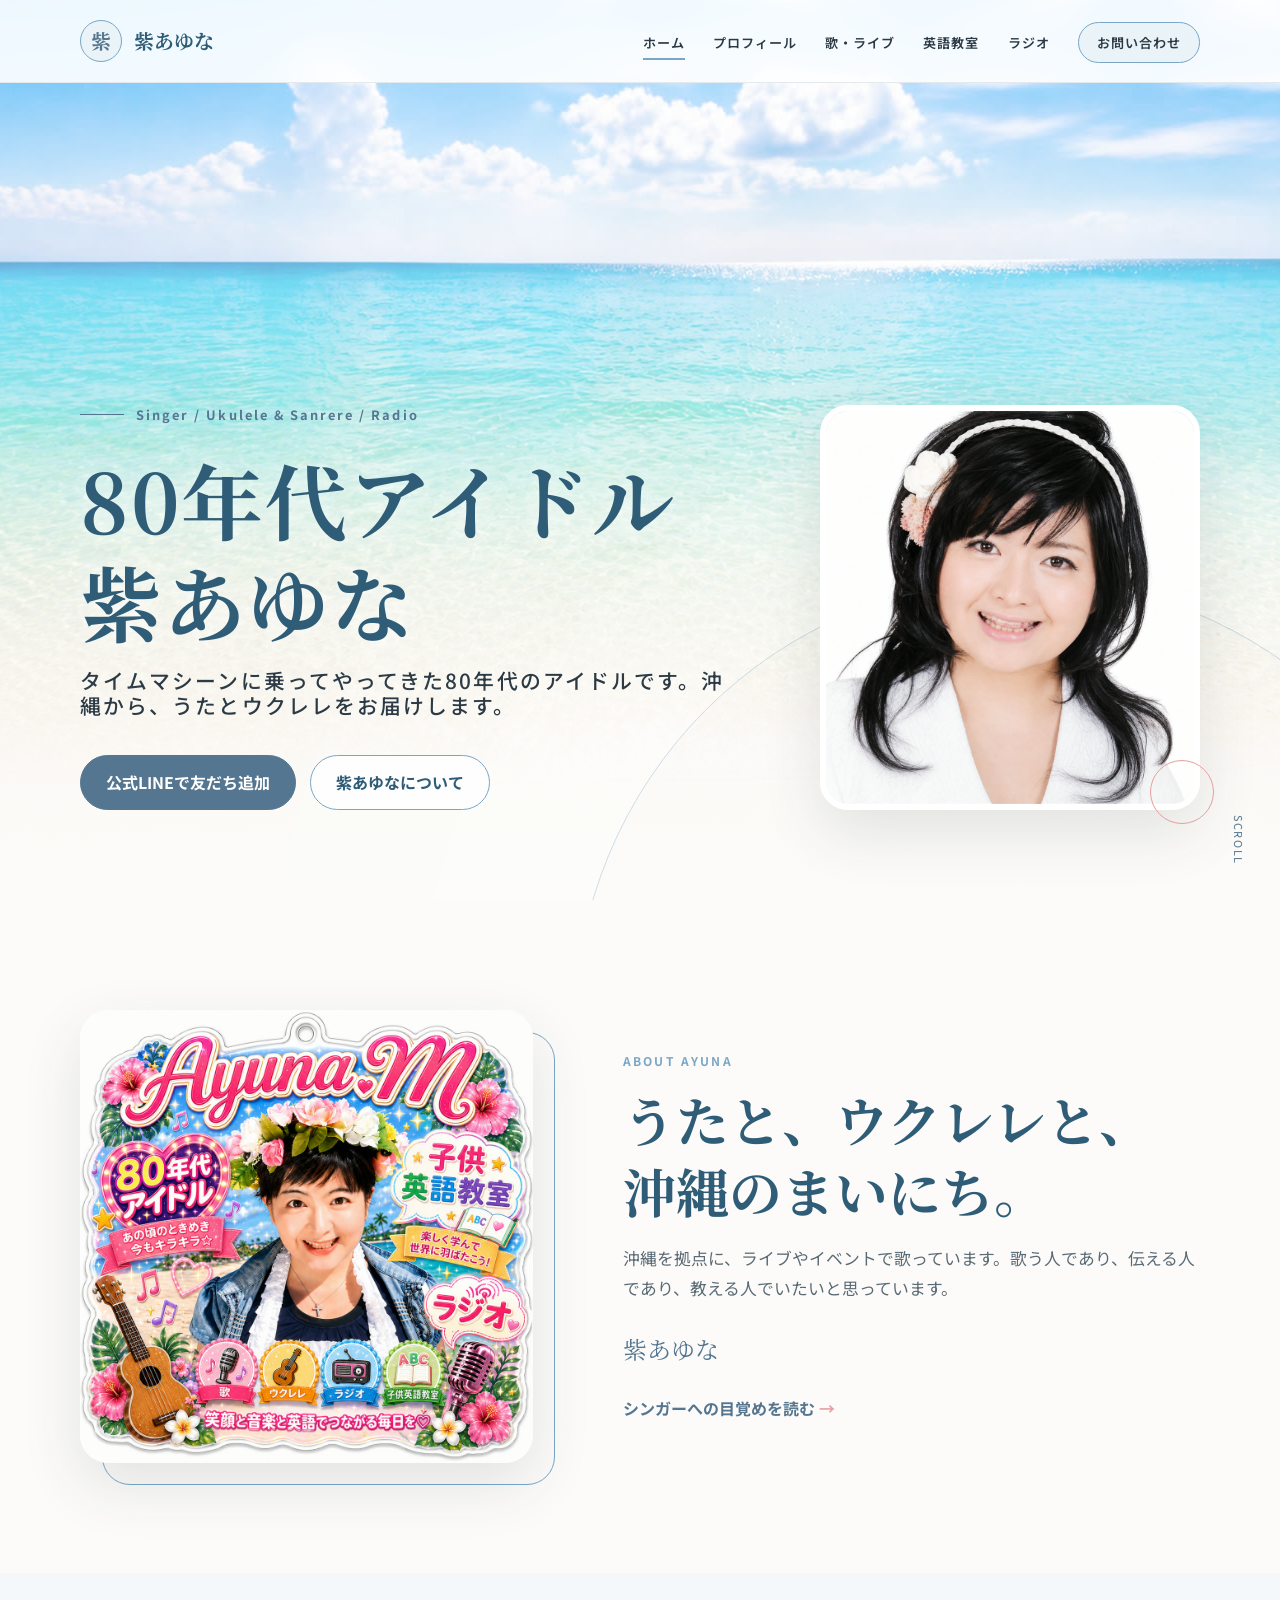
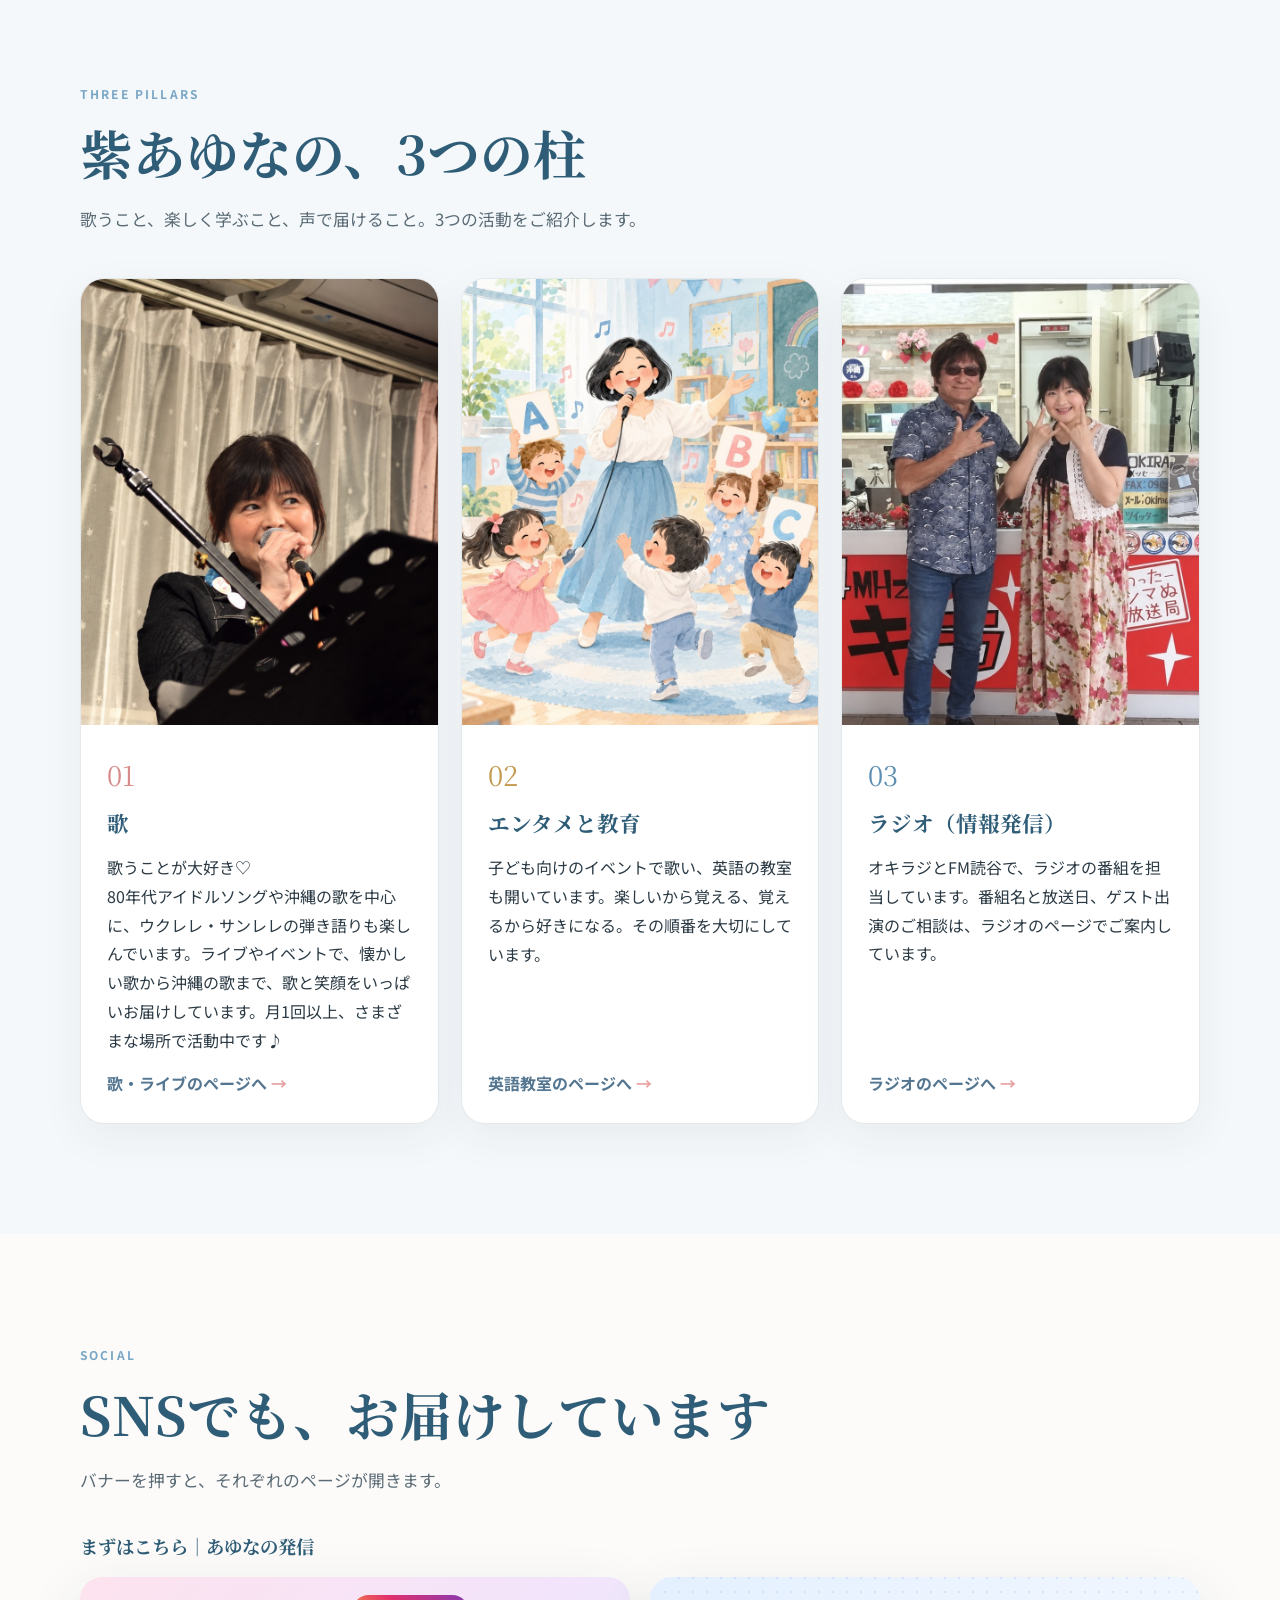
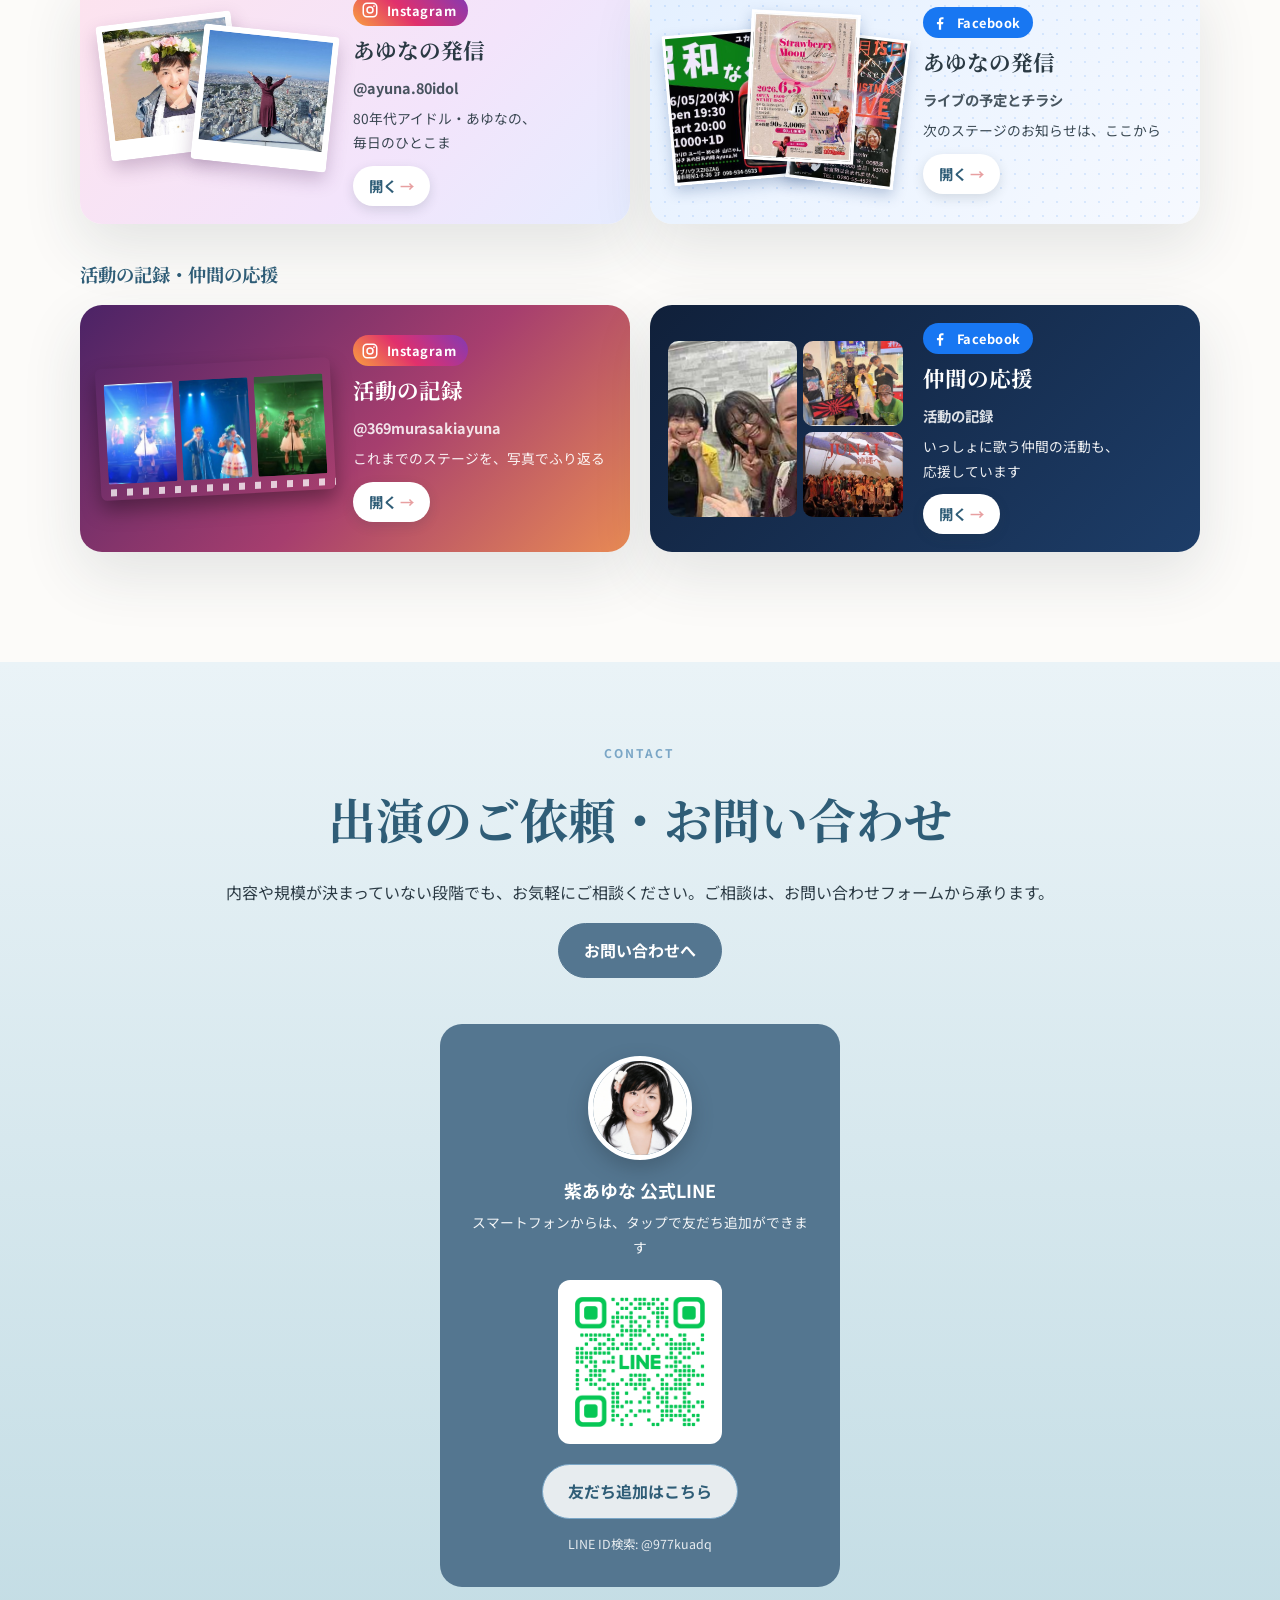
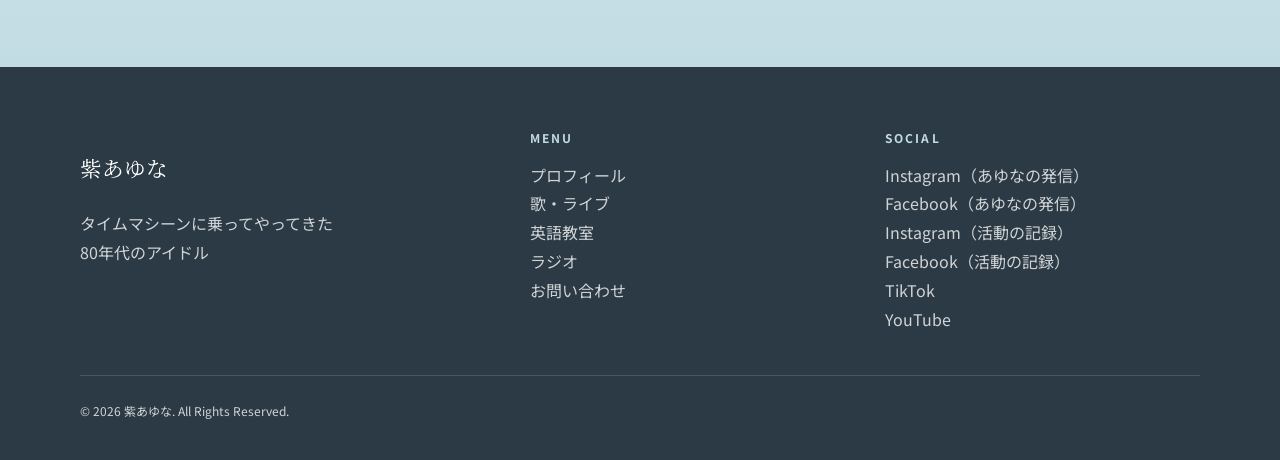
<file: index.html>
<!doctype html>
<html lang="ja">
<head>
  <meta charset="utf-8">
  <meta name="viewport" content="width=device-width, initial-scale=1">
  <title>紫あゆな｜80年代アイドル・沖縄の歌手・ウクレレ・サンレレ</title>
  <meta name="description" content="タイムマシーンに乗ってやってきた80年代のアイドル、紫あゆな。沖縄でライブ・イベントに出演し、ウクレレとサンレレを弾き、ラジオで情報を届け、子どもたちに英語を教えています。">
  <link rel="canonical" href="https://ayunamurasaki.github.io/hp/">
  <meta property="og:title" content="紫あゆな｜80年代アイドル・沖縄の歌手">
  <meta property="og:description" content="タイムマシーンに乗ってやってきた80年代のアイドル、紫あゆな。沖縄でライブ・イベントに出演し、ウクレレとサンレレを弾き、ラジオで情報を届け、子どもたちに英語を教えています。">
  <meta property="og:type" content="website">
  <meta property="og:url" content="https://ayunamurasaki.github.io/hp/">
  <meta property="og:site_name" content="紫あゆな 公式ホームページ">
  <meta property="og:image" content="https://ayunamurasaki.github.io/hp/assets/images/icon-portrait.jpg">
  <meta property="og:image:width" content="900">
  <meta property="og:image:height" content="900">
  <meta property="og:image:alt" content="紫あゆな">
  <meta name="twitter:card" content="summary">
  <meta name="keywords" content="紫あゆな,80年代アイドル,沖縄 歌手,ウクレレ 沖縄,サンレレ 沖縄,沖縄 ライブ 出演依頼,子ども 英語教室 沖縄">
  <script type="application/ld+json">{"@context":"https://schema.org","@type":"Person","name":"紫あゆな","jobTitle":"歌手・ウクレレ／サンレレ奏者・ラジオパーソナリティ","sameAs":["https://www.instagram.com/ayuna.80idol/","https://www.facebook.com/profile.php?id=100083319112403","https://www.instagram.com/369murasakiayuna/","https://www.tiktok.com/@user3553281297065","https://www.youtube.com/@%E7%B4%AB%E3%81%82%E3%82%86%E3%81%AA","https://www.facebook.com/profile.php?id=100011735827150"]}</script>
  <link rel="stylesheet" href="assets/css/style.css?v=20261018">
</head>
<body>
  <a class="skip-link" href="#main">本文へ移動</a>
  <header class="site-header">
    <nav class="container nav-wrap" aria-label="メインナビゲーション">
      <a class="brand" href="index.html"><span class="brand-mark">紫</span><span>紫あゆな</span></a>
      <button class="menu-toggle" type="button" aria-controls="global-menu" aria-expanded="false" aria-label="メニューを開く"><span></span><span></span><span></span></button>
      <ul class="nav-list" id="global-menu">
        <li><a href="index.html" aria-current="page">ホーム</a></li><li><a href="about.html">プロフィール</a></li><li><a href="live.html">歌・ライブ</a></li><li><a href="english.html">英語教室</a></li><li><a href="radio.html">ラジオ</a></li><li><a class="nav-cta" href="contact.html">お問い合わせ</a></li>
      </ul>
    </nav>
  </header>

  <main id="main">
    <section class="hero" aria-labelledby="hero-title">
      <div class="container hero-content">
        <div>
          <p class="hero-kicker">Singer / Ukulele &amp; Sanrere / Radio</p>
          <h1 id="hero-title">80年代アイドル<br>紫あゆな<span>タイムマシーンに乗ってやってきた80年代のアイドルです。沖縄から、うたとウクレレをお届けします。</span></h1>
          <div class="hero-actions"><a class="btn btn-primary" href="https://lin.ee/VMailZP" target="_blank" rel="noopener">公式LINEで友だち追加</a><a class="btn btn-secondary" href="about.html">紫あゆなについて</a></div>
        </div>
        <div class="hero-photo reveal"><img src="assets/images/main-portrait.jpg" alt="白いお衣装の紫あゆな" width="1200" height="1056"></div>
      </div>
      <span class="hero-scroll" aria-hidden="true">SCROLL</span>
    </section>

    <section class="section" id="intro">
      <div class="container intro-grid">
        <div class="image-frame square reveal"><img src="assets/images/brand-ayuna.jpg" alt="Ayuna.M 80年代アイドル・子供英語教室・ラジオ" loading="lazy" width="1100" height="1100"></div>
        <div class="reveal">
          <p class="eyebrow">About Ayuna</p>
          <h2 class="section-title">うたと、ウクレレと、<br>沖縄のまいにち。</h2>
          <p class="lead">沖縄を拠点に、ライブやイベントで歌っています。歌う人であり、伝える人であり、教える人でいたいと思っています。</p>
          <p class="signature">紫あゆな</p>
          <a class="link-arrow" href="about.html#story">シンガーへの目覚めを読む</a>
        </div>
      </div>
    </section>

    <section class="section section-soft" aria-labelledby="strength-title">
      <div class="container">
        <p class="eyebrow">Three Pillars</p>
        <h2 class="section-title" id="strength-title">紫あゆなの、3つの柱</h2>
        <p class="lead">歌うこと、楽しく学ぶこと、声で届けること。3つの活動をご紹介します。</p>
        <div class="pillar-grid">
          <a class="pillar theme-live reveal" href="live.html"><img src="assets/images/pillar-song.jpg" alt="マイクを持って歌う紫あゆな" loading="lazy"><div class="card-body"><span class="card-number">01</span><h3>歌</h3><p>歌うことが大好き♡<br>80年代アイドルソングや沖縄の歌を中心に、ウクレレ・サンレレの弾き語りも楽しんでいます。ライブやイベントで、懐かしい歌から沖縄の歌まで、歌と笑顔をいっぱいお届けしています。月1回以上、さまざまな場所で活動中です♪</p><span class="link-arrow">歌・ライブのページへ</span></div></a>
          <a class="pillar theme-english reveal" href="english.html"><img src="assets/images/pillar-english.jpg" alt="英語のカードを持った子どもたちと歌う先生のイラスト" loading="lazy"><div class="card-body"><span class="card-number">02</span><h3>エンタメと教育</h3><p>子ども向けのイベントで歌い、英語の教室も開いています。楽しいから覚える、覚えるから好きになる。その順番を大切にしています。</p><span class="link-arrow">英語教室のページへ</span></div></a>
          <a class="pillar theme-radio reveal" href="radio.html"><img src="assets/images/pillar-radio.jpg" alt="オキラジのブースの前に立つ紫あゆな" loading="lazy"><div class="card-body"><span class="card-number">03</span><h3>ラジオ（情報発信）</h3><p>オキラジとFM読谷で、ラジオの番組を担当しています。番組名と放送日、ゲスト出演のご相談は、ラジオのページでご案内しています。</p><span class="link-arrow">ラジオのページへ</span></div></a>
        </div>
      </div>
    </section>

    <section class="section" id="sns">
      <div class="container">
        <p class="eyebrow">Social</p>
        <h2 class="section-title"><span class="nw">SNSでも、</span><span class="nw">お届けしています</span></h2>
        <p class="lead">バナーを押すと、それぞれのページが開きます。</p>
        <h3 class="sns-group-title">まずはこちら｜あゆなの発信</h3>
        <div class="sns-grid"><a class="sns-card sns-mine-ig sns-ig reveal" href="https://www.instagram.com/ayuna.80idol/" target="_blank" rel="noopener"><span class="sns-visual" aria-hidden="true"><img class="pol pol-1" src="assets/images/sns-mine-ig-1.jpg" alt="" loading="lazy"><img class="pol pol-2" src="assets/images/sns-mine-ig-2.jpg" alt="" loading="lazy"></span><span class="sns-body"><span class="sns-media"><svg viewBox="0 0 24 24" aria-hidden="true"><rect x="3" y="3" width="18" height="18" rx="5" fill="none" stroke="currentColor" stroke-width="2"/><circle cx="12" cy="12" r="4" fill="none" stroke="currentColor" stroke-width="2"/><circle cx="17.3" cy="6.7" r="1.2" fill="currentColor"/></svg>Instagram</span><span class="sns-title">あゆなの発信</span><span class="sns-handle">@ayuna.80idol</span><span class="sns-note"><span class="nw">80年代アイドル・あゆなの、</span><span class="nw">毎日のひとこま</span></span><span class="sns-go">開く</span></span></a><a class="sns-card sns-mine-fb sns-fb reveal" href="https://www.facebook.com/profile.php?id=100083319112403" target="_blank" rel="noopener"><span class="sns-visual" aria-hidden="true"><img class="fly fly-1" src="assets/images/sns-mine-fb-1.jpg" alt="" loading="lazy"><img class="fly fly-2" src="assets/images/sns-mine-fb-2.jpg" alt="" loading="lazy"><img class="fly fly-3" src="assets/images/sns-mine-fb-3.jpg" alt="" loading="lazy"></span><span class="sns-body"><span class="sns-media"><svg viewBox="0 0 24 24" aria-hidden="true"><path fill="currentColor" d="M13.5 21v-7.5h2.6l.4-3h-3V8.6c0-.9.3-1.5 1.6-1.5h1.6V4.4c-.3 0-1.2-.1-2.3-.1-2.3 0-3.9 1.4-3.9 4v2.2H7.9v3h2.6V21h3z"/></svg>Facebook</span><span class="sns-title">あゆなの発信</span><span class="sns-handle">ライブの予定とチラシ</span><span class="sns-note"><span class="nw">次のステージのお知らせは、</span><span class="nw">ここから</span></span><span class="sns-go">開く</span></span></a></div>
        <h3 class="sns-group-title">活動の記録・仲間の応援</h3>
        <div class="sns-grid"><a class="sns-card sns-rec-ig sns-ig reveal" href="https://www.instagram.com/369murasakiayuna/" target="_blank" rel="noopener"><span class="sns-visual" aria-hidden="true"><span class="film"><img class="frame frame-1" src="assets/images/sns-rec-ig-1.jpg" alt="" loading="lazy"><img class="frame frame-2" src="assets/images/sns-rec-ig-2.jpg" alt="" loading="lazy"><img class="frame frame-3" src="assets/images/sns-rec-ig-3.jpg" alt="" loading="lazy"></span></span><span class="sns-body"><span class="sns-media"><svg viewBox="0 0 24 24" aria-hidden="true"><rect x="3" y="3" width="18" height="18" rx="5" fill="none" stroke="currentColor" stroke-width="2"/><circle cx="12" cy="12" r="4" fill="none" stroke="currentColor" stroke-width="2"/><circle cx="17.3" cy="6.7" r="1.2" fill="currentColor"/></svg>Instagram</span><span class="sns-title">活動の記録</span><span class="sns-handle">@369murasakiayuna</span><span class="sns-note"><span class="nw">これまでのステージを、</span><span class="nw">写真でふり返る</span></span><span class="sns-go">開く</span></span></a><a class="sns-card sns-rec-fb sns-fb reveal" href="https://www.facebook.com/profile.php?id=100011735827150" target="_blank" rel="noopener"><span class="sns-visual" aria-hidden="true"><span class="mosaic"><img class="tile tile-1" src="assets/images/sns-rec-fb-1.jpg" alt="" loading="lazy"><img class="tile tile-2" src="assets/images/sns-rec-fb-2.jpg" alt="" loading="lazy"><img class="tile tile-3" src="assets/images/hist-junai.jpg" alt="" loading="lazy"></span></span><span class="sns-body"><span class="sns-media"><svg viewBox="0 0 24 24" aria-hidden="true"><path fill="currentColor" d="M13.5 21v-7.5h2.6l.4-3h-3V8.6c0-.9.3-1.5 1.6-1.5h1.6V4.4c-.3 0-1.2-.1-2.3-.1-2.3 0-3.9 1.4-3.9 4v2.2H7.9v3h2.6V21h3z"/></svg>Facebook</span><span class="sns-title">仲間の応援</span><span class="sns-handle">活動の記録</span><span class="sns-note"><span class="nw">いっしょに歌う仲間の活動も、</span><span class="nw">応援しています</span></span><span class="sns-go">開く</span></span></a></div>
      </div>
    </section>
    <section class="cta-section"><div class="container"><p class="eyebrow">Contact</p><h2>出演のご依頼・お問い合わせ</h2><p>内容や規模が決まっていない段階でも、お気軽にご相談ください。ご相談は、お問い合わせフォームから承ります。</p><a class="btn btn-primary" href="contact.html">お問い合わせへ</a>
      <div style="max-width:400px;margin:46px auto 0;padding:32px 26px;border-radius:22px;background:var(--sea-deep)">
        <a href="https://lin.ee/VMailZP" target="_blank" rel="noopener" style="display:block;text-align:center;color:#fff;text-decoration:none">
          <img src="assets/images/icon-portrait.jpg" alt="紫あゆな" width="900" height="900" style="width:104px;height:104px;margin:0 auto 14px;border:5px solid #fff;border-radius:50%;object-fit:cover;box-shadow:0 8px 20px rgba(43,58,68,.35)" loading="lazy">
          <p style="margin:0 0 4px;font-size:1.12rem;font-weight:700">紫あゆな 公式LINE</p>
          <p style="margin:0 0 20px;font-size:.86rem;opacity:.92">スマートフォンからは、タップで友だち追加ができます</p>
          <img src="assets/images/line-qr.png" alt="紫あゆな公式LINEの友だち追加QRコード" style="width:164px;margin:0 auto 20px;padding:10px;border-radius:12px;background:#fff" loading="lazy">
          <span class="btn btn-secondary">友だち追加はこちら</span>
          <p style="margin:14px 0 0;font-size:.78rem;opacity:.85">LINE ID検索: @977kuadq</p>
        </a>
      </div></div></section>

  </main>

  <footer class="site-footer"><div class="container"><div class="footer-grid"><div><p class="footer-brand">紫あゆな</p><p>タイムマシーンに乗ってやってきた<br>80年代のアイドル</p></div><div><p class="eyebrow">Menu</p><ul class="footer-nav"><li><a href="about.html">プロフィール</a></li><li><a href="live.html">歌・ライブ</a></li><li><a href="english.html">英語教室</a></li><li><a href="radio.html">ラジオ</a></li><li><a href="contact.html">お問い合わせ</a></li></ul></div><div><p class="eyebrow">Social</p><ul class="footer-nav"><li><a href="https://www.instagram.com/ayuna.80idol/" target="_blank" rel="noopener">Instagram（あゆなの発信）</a></li><li><a href="https://www.facebook.com/profile.php?id=100083319112403" target="_blank" rel="noopener">Facebook（あゆなの発信）</a></li><li><a href="https://www.instagram.com/369murasakiayuna/" target="_blank" rel="noopener">Instagram（活動の記録）</a></li><li><a href="https://www.facebook.com/profile.php?id=100011735827150" target="_blank" rel="noopener">Facebook（活動の記録）</a></li><li><a href="https://www.tiktok.com/@user3553281297065" target="_blank" rel="noopener">TikTok</a></li><li><a href="https://www.youtube.com/@%E7%B4%AB%E3%81%82%E3%82%86%E3%81%AA" target="_blank" rel="noopener">YouTube</a></li></ul></div></div><p class="copyright">© <span data-year>2026</span> 紫あゆな. All Rights Reserved.</p></div></footer>
  <script src="assets/js/common.js"></script>
</body>
</html>
</file>
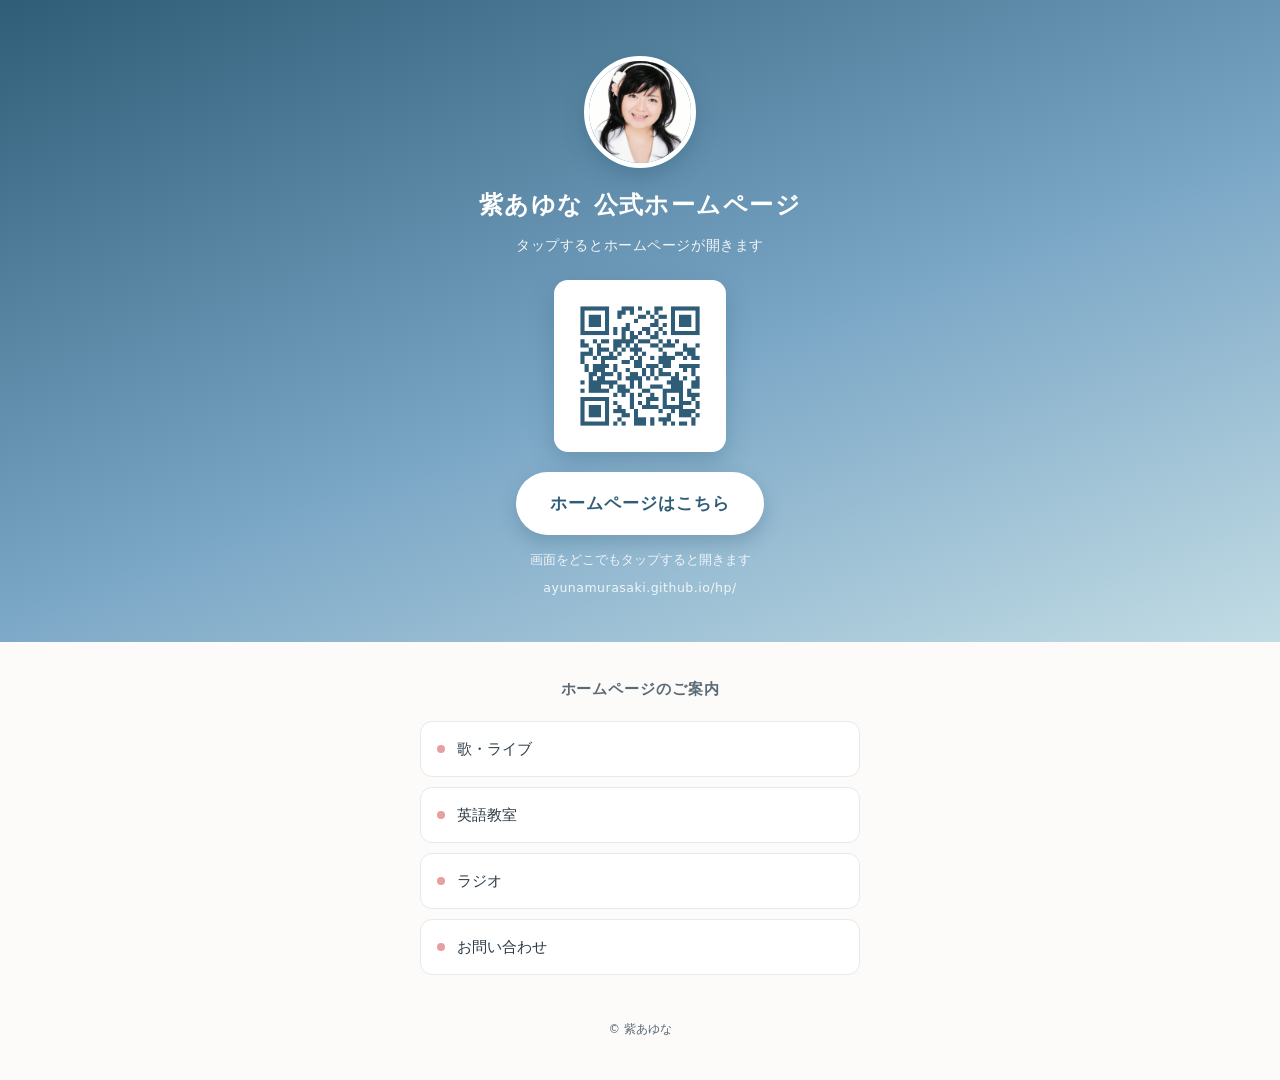
<file: qr/index.html>
<!DOCTYPE html>
<html lang="ja">
<head>
<meta charset="UTF-8">
<meta name="viewport" content="width=device-width, initial-scale=1">
<title>紫あゆな 公式ホームページ｜QRコードとご案内</title>
<meta name="description" content="紫あゆなの公式ホームページのご案内です。タップするとホームページが開きます。歌・ライブ、英語教室、ラジオ、お問い合わせのご案内はこちらから。">
<meta property="og:title" content="紫あゆな 公式ホームページ">
<meta property="og:description" content="タップするとホームページが開きます。歌・ライブ、英語教室、ラジオのご案内はこちらから。">
<meta property="og:image" content="https://ayunamurasaki.github.io/hp/assets/images/icon-portrait.jpg">
<meta property="og:image:width" content="900">
<meta property="og:image:height" content="900">
<meta property="og:image:alt" content="紫あゆな">
<meta property="og:url" content="https://ayunamurasaki.github.io/hp/qr/">
<meta property="og:site_name" content="紫あゆな 公式ホームページ">
<meta property="og:type" content="website">
<meta name="twitter:card" content="summary">
<link rel="canonical" href="https://ayunamurasaki.github.io/hp/qr/">
<style>
:root{
  --turq:#7AA6C6;
  --turq-deep:#2F5D77;
  --turq-soft:#C2DCE4;
  --sky:#29A8E0;
  --sun:#E79FA0;
  --ink:#2B3A44;
  --ink-soft:#5A6B76;
  --paper:#FCFBF9;
  --line:#E4E9EC;
  --radius:16px;
}
*{box-sizing:border-box}
body{
  margin:0;
  font-family:"Hiragino Sans","Hiragino Kaku Gothic ProN","Yu Gothic Medium","Yu Gothic",Meiryo,system-ui,sans-serif;
  color:var(--ink);
  background:var(--paper);
  line-height:1.8;
  font-size:16px;
  -webkit-text-size-adjust:100%;
}
img{max-width:100%;display:block}
a{color:inherit}

.wrap{max-width:480px;margin:0 auto;padding:0 20px}

/* ---------- hero: 丸ごとタップで友だち追加 ---------- */
.hero-link{
  display:block;
  text-decoration:none;
  color:#fff;
  background:linear-gradient(160deg,var(--turq-deep) 0%,var(--turq) 55%,var(--turq-soft) 100%);
  padding:44px 24px 34px;
  text-align:center;
}
.portrait{
  width:112px;height:112px;border-radius:50%;
  object-fit:cover;object-position:center 22%;
  margin:0 auto 16px;
  border:5px solid #fff;
  box-shadow:0 8px 20px rgba(47,93,119,.35);
}
.hero-link h1{
  margin:0 0 6px;
  font-size:24px;
  letter-spacing:.06em;
  font-weight:700;
}
.hero-link .sub{
  margin:0 0 22px;
  font-size:14px;
  letter-spacing:.04em;
  opacity:.92;
}
.qr-frame{
  width:172px;height:172px;
  margin:0 auto 20px;
  padding:10px;
  border-radius:14px;
  background:#fff;
  box-shadow:0 10px 24px rgba(47,93,119,.3);
}
.qr-frame img{width:100%;height:100%;object-fit:contain}
.cta{
  display:inline-block;
  background:#fff;
  color:var(--turq-deep);
  font-size:17px;font-weight:700;letter-spacing:.06em;
  padding:16px 34px;
  border-radius:999px;
  box-shadow:0 8px 18px rgba(47,93,119,.28);
}
.hero-link .tap-note{
  margin:14px 0 0;
  font-size:12.5px;
  opacity:.85;
}
.hero-link .idsearch{
  margin:6px 0 0;
  font-size:12.5px;
  opacity:.85;
  letter-spacing:.04em;
}

/* ---------- できること ---------- */
section.about{padding:34px 0 44px}
.about h2{
  font-size:15px;
  text-align:center;
  color:var(--ink-soft);
  letter-spacing:.06em;
  margin:0 0 18px;
  font-weight:700;
}
.about ul{
  list-style:none;
  margin:0;padding:0;
  display:grid;gap:10px;
}
.about li{
  display:flex;align-items:center;gap:12px;
  background:#fff;
  border:1px solid var(--line);
  border-radius:12px;
  padding:14px 16px;
  font-size:14.5px;
}
.about li a{flex:1;text-decoration:none}
.about li::before{
  content:"";
  flex:none;
  width:8px;height:8px;
  border-radius:50%;
  background:var(--sun);
}

footer{padding:0 0 40px;text-align:center}
footer p{margin:0;font-size:11.5px;color:var(--ink-soft)}

@media (min-width:480px){
  .hero-link{padding:56px 24px 42px}
}
</style>
</head>
<body>

<a class="hero-link" href="https://ayunamurasaki.github.io/hp/">
  <img class="portrait" src="../assets/images/main-portrait.jpg" alt="紫あゆな">
  <h1>紫あゆな 公式ホームページ</h1>
  <p class="sub">タップするとホームページが開きます</p>
  <div class="qr-frame">
    <img src="../assets/images/hp-qr.png" alt="紫あゆな 公式ホームページのQRコード">
  </div>
  <span class="cta">ホームページはこちら</span>
  <p class="tap-note">画面をどこでもタップすると開きます</p>
  <p class="idsearch">ayunamurasaki.github.io/hp/</p>
</a>

<section class="about">
  <div class="wrap">
    <h2>ホームページのご案内</h2>
    <ul>
      <li><a href="../live.html">歌・ライブ</a></li>
      <li><a href="../english.html">英語教室</a></li>
      <li><a href="../radio.html">ラジオ</a></li>
      <li><a href="../contact.html">お問い合わせ</a></li>
    </ul>
  </div>
</section>

<footer>
  <p>&copy; 紫あゆな</p>
</footer>

</body>
</html>
</file>
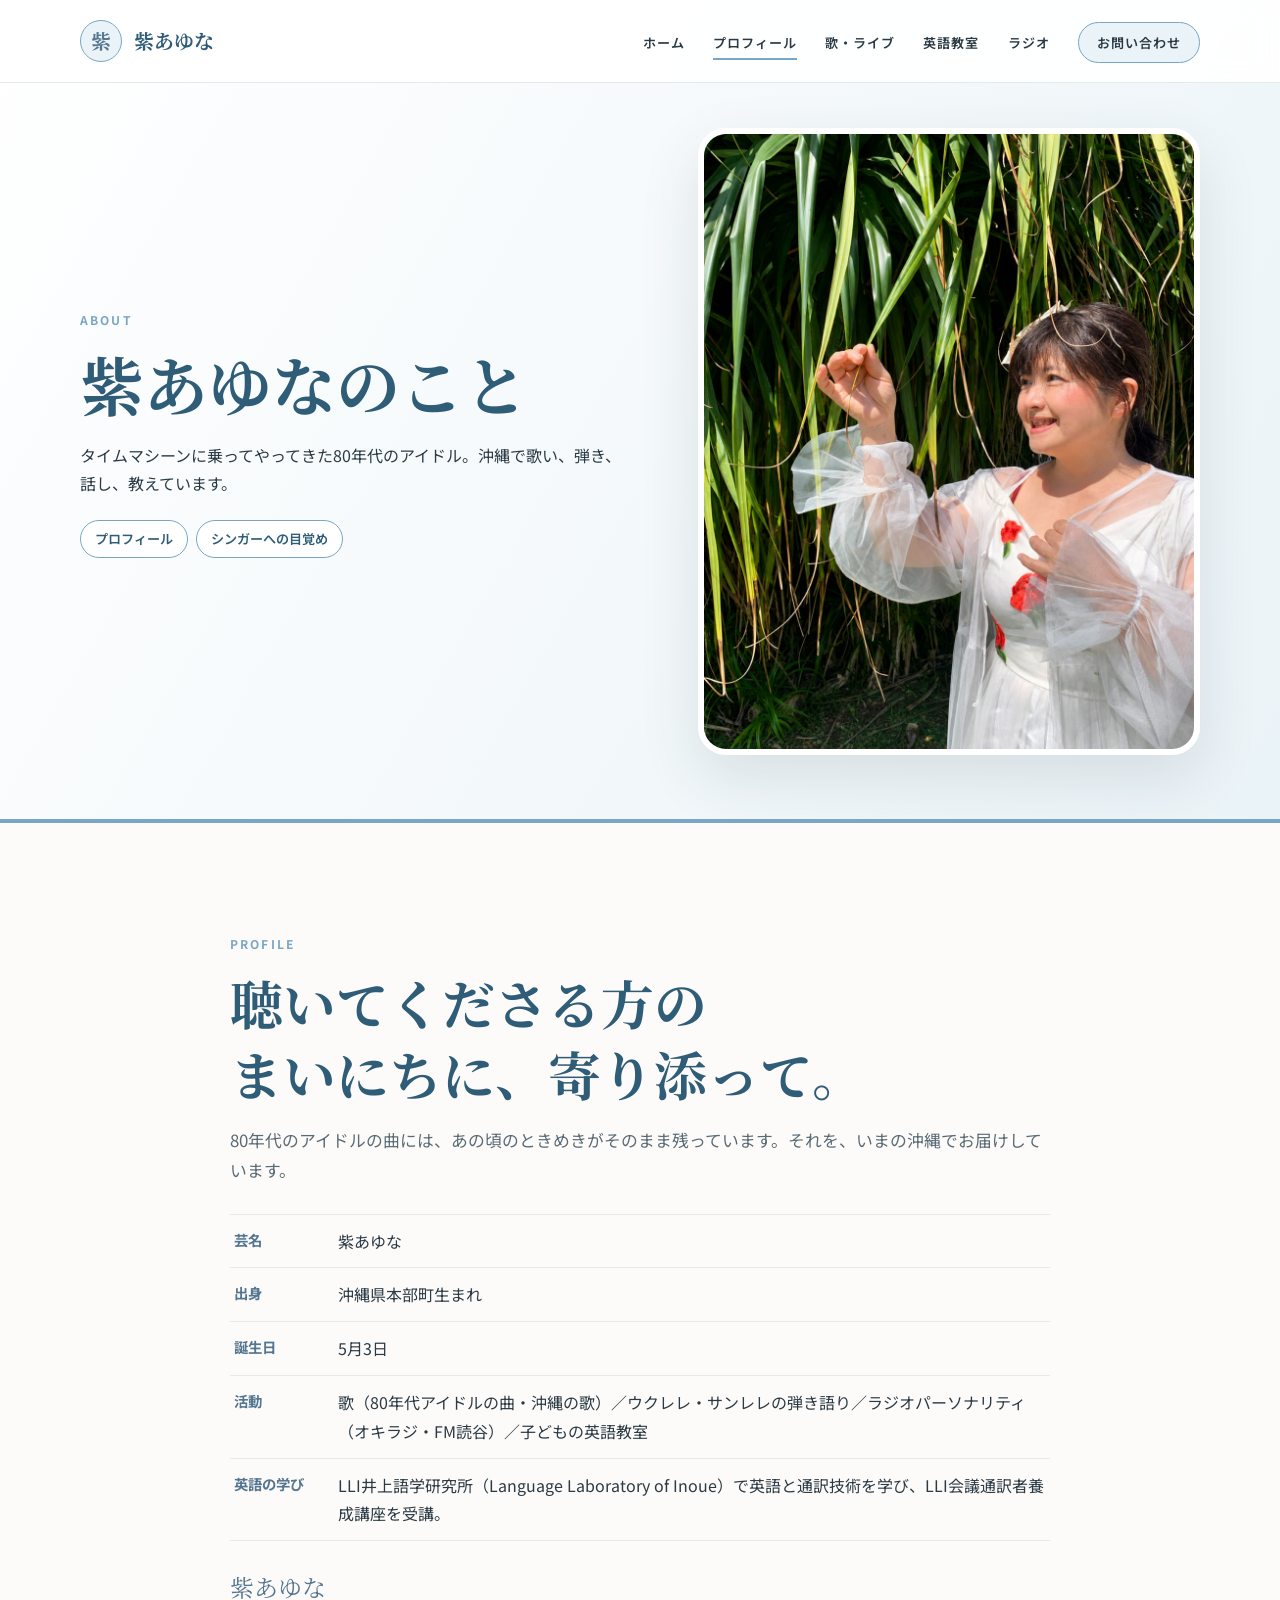
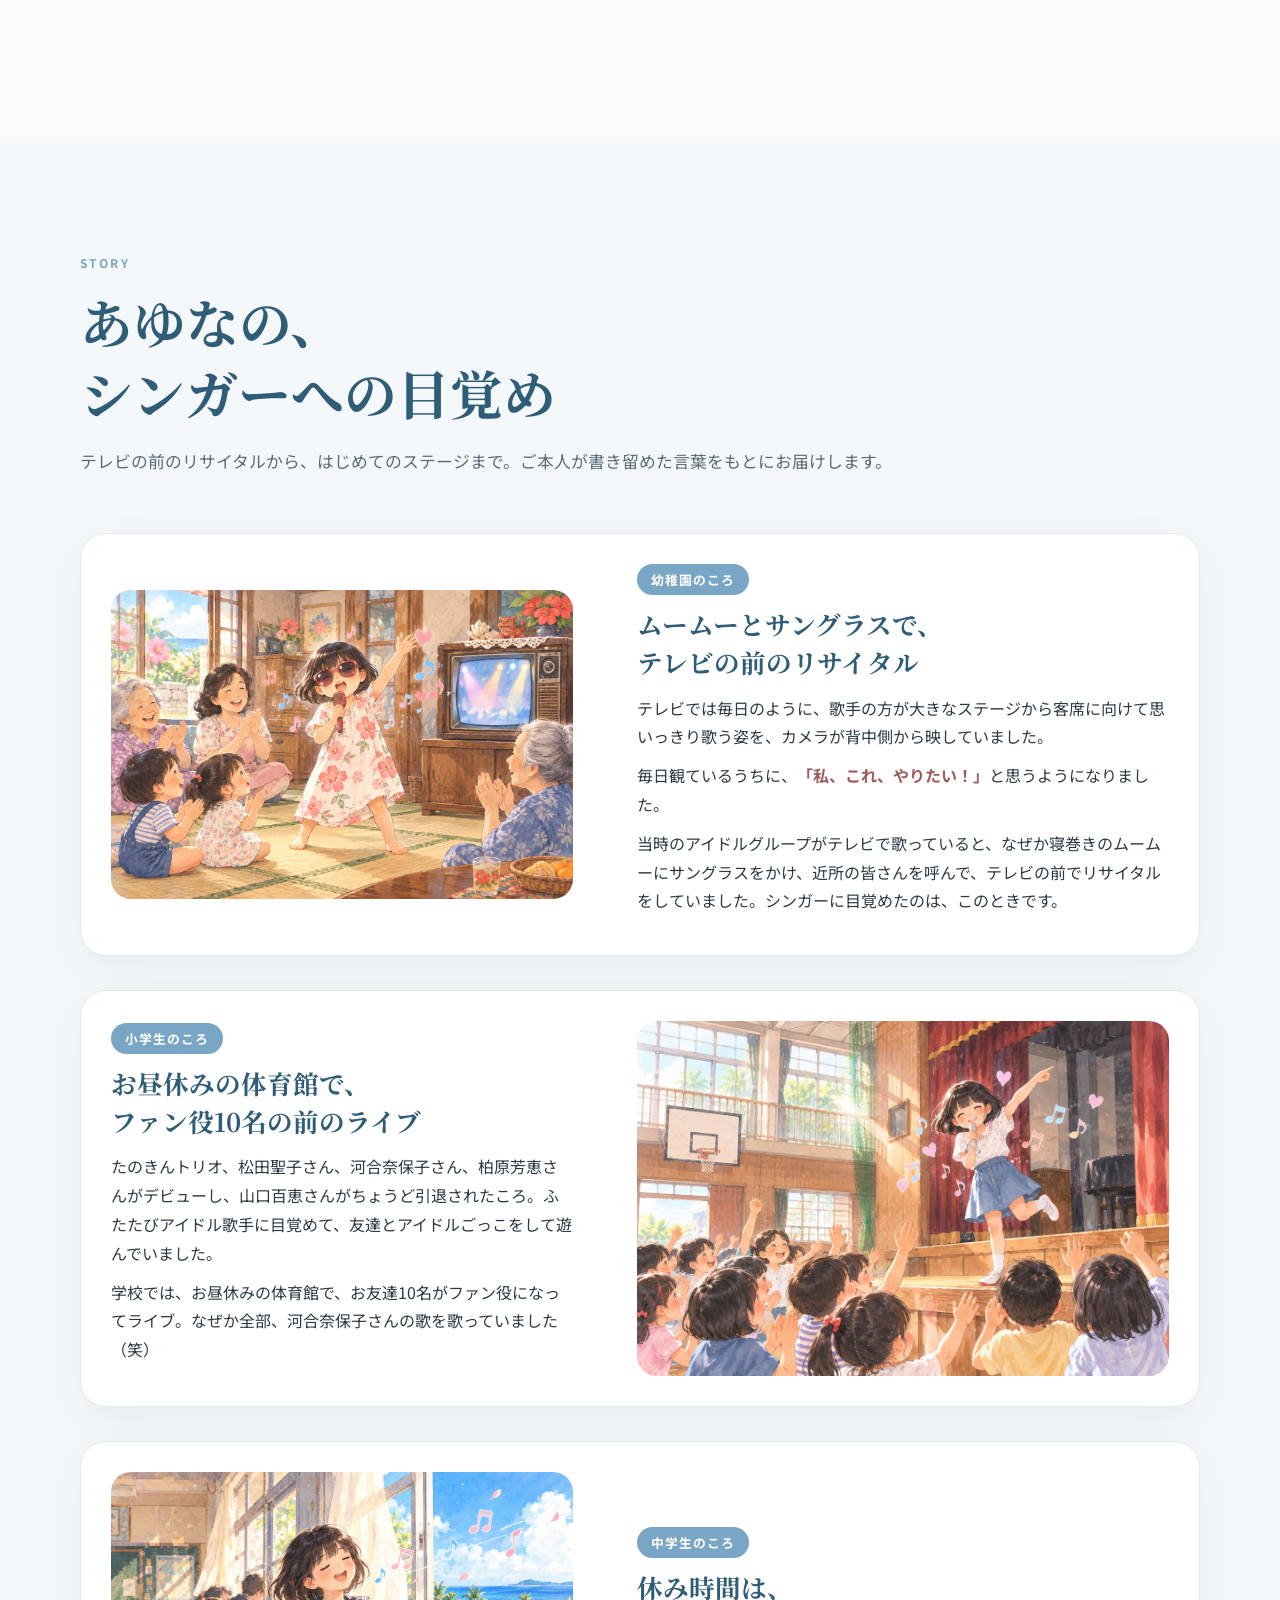
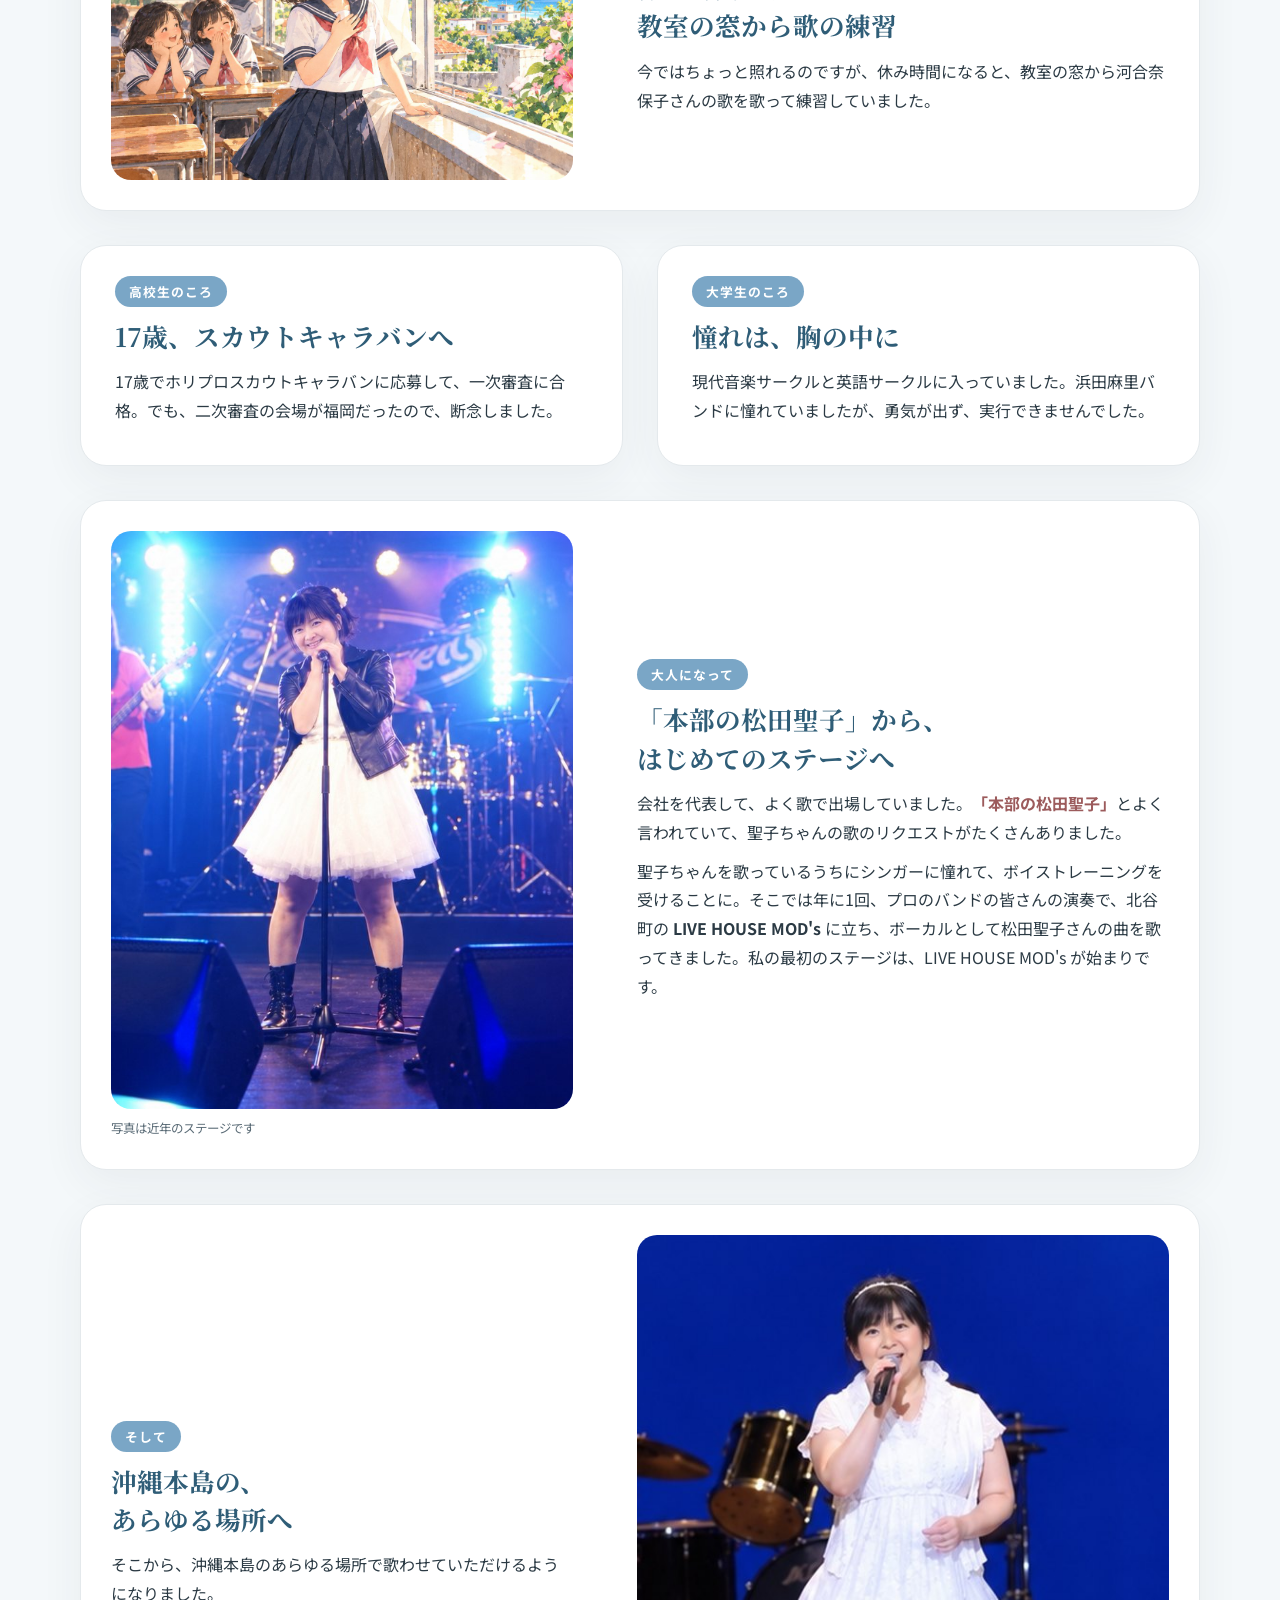
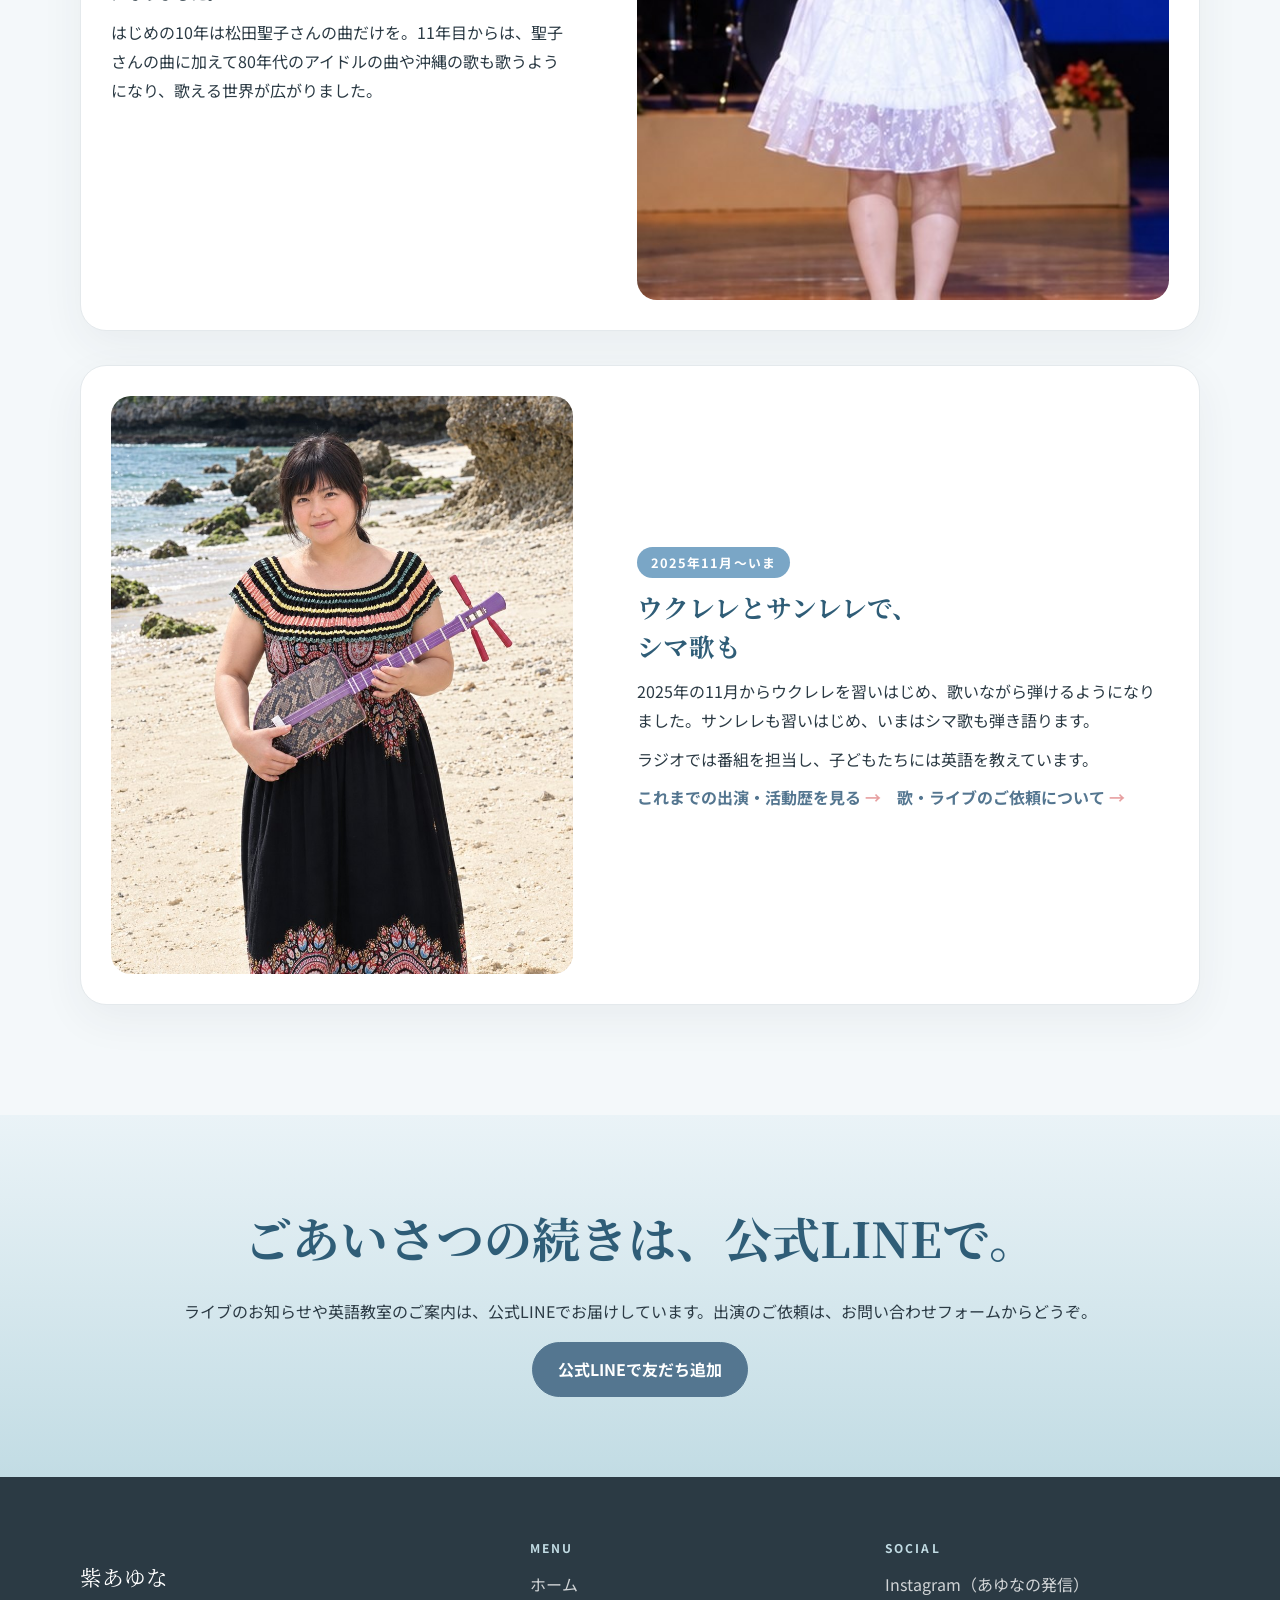
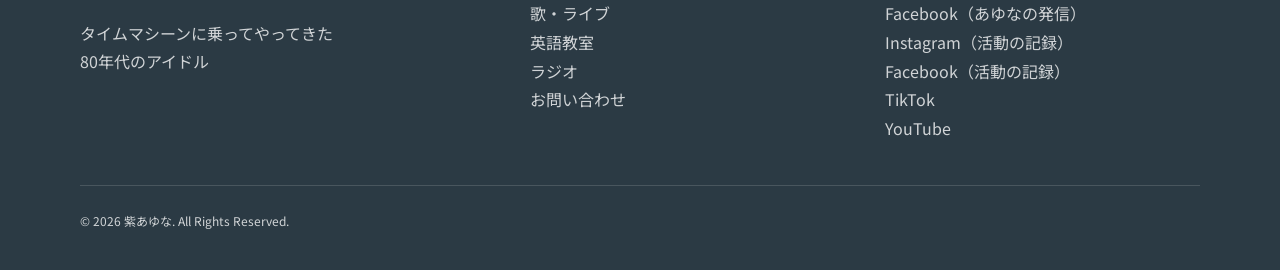
<file: about.html>
<!doctype html>
<html lang="ja">
<head>
  <meta charset="utf-8">
  <meta name="viewport" content="width=device-width, initial-scale=1">
  <title>紫あゆなについて｜プロフィールと、シンガーへの目覚め</title>
  <meta name="description" content="紫あゆなのプロフィール。沖縄県本部町生まれ。幼稚園のころテレビの前で開いたリサイタルから、北谷町 LIVE HOUSE MOD's での初ステージ、沖縄本島の各地へ。">
  <link rel="canonical" href="https://ayunamurasaki.github.io/hp/about.html">
  <meta property="og:title" content="紫あゆなについて｜プロフィールと、シンガーへの目覚め">
  <meta property="og:description" content="紫あゆなのプロフィール。沖縄県本部町生まれ。幼稚園のころテレビの前で開いたリサイタルから、北谷町 LIVE HOUSE MOD's での初ステージ、沖縄本島の各地へ。">
  <meta property="og:type" content="website">
  <meta property="og:url" content="https://ayunamurasaki.github.io/hp/about.html">
  <meta property="og:site_name" content="紫あゆな 公式ホームページ">
  <meta property="og:image" content="https://ayunamurasaki.github.io/hp/assets/images/icon-portrait.jpg">
  <meta property="og:image:width" content="900">
  <meta property="og:image:height" content="900">
  <meta property="og:image:alt" content="紫あゆな">
  <meta name="twitter:card" content="summary">
  <link rel="stylesheet" href="assets/css/style.css?v=20261018">
</head>
<body class="theme-about">
  <a class="skip-link" href="#main">本文へ移動</a>
  <header class="site-header">
    <nav class="container nav-wrap" aria-label="メインナビゲーション">
      <a class="brand" href="index.html"><span class="brand-mark">紫</span><span>紫あゆな</span></a>
      <button class="menu-toggle" type="button" aria-controls="global-menu" aria-expanded="false" aria-label="メニューを開く"><span></span><span></span><span></span></button>
      <ul class="nav-list" id="global-menu">
        <li><a href="index.html">ホーム</a></li><li><a href="about.html" aria-current="page">プロフィール</a></li><li><a href="live.html">歌・ライブ</a></li><li><a href="english.html">英語教室</a></li><li><a href="radio.html">ラジオ</a></li><li><a class="nav-cta" href="contact.html">お問い合わせ</a></li>
      </ul>
    </nav>
  </header>

  <main id="main">
    <section class="face-hero">
      <div class="container">
        <div><p class="eyebrow">About</p><h1>紫あゆなのこと</h1><p>タイムマシーンに乗ってやってきた80年代のアイドル。沖縄で歌い、弾き、話し、教えています。</p><ul class="page-nav"><li><a href="#profile">プロフィール</a></li><li><a href="#story">シンガーへの目覚め</a></li></ul></div>
        <figure class="tall"><img src="assets/images/white-field.jpg" alt="白いお衣装で自然の中に立つ紫あゆな"></figure>
      </div>
    </section>

    <section class="section" id="profile">
      <div class="container" style="max-width:820px">
        <p class="eyebrow">Profile</p>
        <h2 class="section-title">聴いてくださる方の<br>まいにちに、寄り添って。</h2>
        <p class="lead">80年代のアイドルの曲には、あの頃のときめきがそのまま残っています。それを、いまの沖縄でお届けしています。</p>
        <dl class="profile-table">
            <dt>芸名</dt><dd>紫あゆな</dd>
            <dt>出身</dt><dd>沖縄県本部町生まれ</dd>
            <dt>誕生日</dt><dd>5月3日</dd>
            <dt>活動</dt><dd>歌（80年代アイドルの曲・沖縄の歌）／ウクレレ・サンレレの弾き語り／ラジオパーソナリティ（オキラジ・FM読谷）／子どもの英語教室</dd>
            <dt>英語の学び</dt><dd>LLI井上語学研究所（Language Laboratory of Inoue）で英語と通訳技術を学び、LLI会議通訳者養成講座を受講。</dd>
          </dl>
        <p class="signature">紫あゆな</p>
      </div>
    </section>

    <section class="section section-soft" id="story">
      <div class="container">
        <p class="eyebrow">Story</p>
        <h2 class="section-title">あゆなの、<br>シンガーへの目覚め</h2>
        <p class="lead" style="margin-top:18px">テレビの前のリサイタルから、はじめてのステージまで。ご本人が書き留めた言葉をもとにお届けします。</p>

        <ol class="story">
          <li class="story-item reveal">
            <figure class="story-media" style="margin:0"><img src="assets/images/story-kinder.jpg" alt="ムームーとサングラス姿の女の子が、テレビの前で近所の人たちに向けて歌っているイラスト" loading="lazy"></figure>
            <div>
              <p class="story-age">幼稚園のころ</p>
              <h3>ムームーとサングラスで、<br>テレビの前のリサイタル</h3>
              <p>テレビでは毎日のように、歌手の方が大きなステージから客席に向けて思いっきり歌う姿を、カメラが背中側から映していました。</p>
              <p>毎日観ているうちに、<span class="quote">「私、これ、やりたい！」</span>と思うようになりました。</p>
              <p>当時のアイドルグループがテレビで歌っていると、なぜか寝巻きのムームーにサングラスをかけ、近所の皆さんを呼んで、テレビの前でリサイタルをしていました。シンガーに目覚めたのは、このときです。</p>
            </div>
          </li>

          <li class="story-item reveal">
            <figure class="story-media" style="margin:0"><img src="assets/images/story-gym.jpg" alt="体育館のステージで歌う女の子と、ファン役の友達のイラスト" loading="lazy"></figure>
            <div>
              <p class="story-age">小学生のころ</p>
              <h3>お昼休みの体育館で、<br>ファン役10名の前のライブ</h3>
              <p>たのきんトリオ、松田聖子さん、河合奈保子さん、柏原芳恵さんがデビューし、山口百恵さんがちょうど引退されたころ。ふたたびアイドル歌手に目覚めて、友達とアイドルごっこをして遊んでいました。</p>
              <p>学校では、お昼休みの体育館で、お友達10名がファン役になってライブ。なぜか全部、河合奈保子さんの歌を歌っていました（笑）</p>
            </div>
          </li>

          <li class="story-item reveal">
            <figure class="story-media" style="margin:0"><img src="assets/images/story-window.jpg" alt="教室の窓辺で空に向かって歌うセーラー服の女の子のイラスト" loading="lazy"></figure>
            <div>
              <p class="story-age">中学生のころ</p>
              <h3>休み時間は、<br>教室の窓から歌の練習</h3>
              <p>今ではちょっと照れるのですが、休み時間になると、教室の窓から河合奈保子さんの歌を歌って練習していました。</p>
            </div>
          </li>

          <li class="story-row">
            <div class="story-item text-only reveal">
              <div>
                <p class="story-age">高校生のころ</p>
                <h3>17歳、スカウトキャラバンへ</h3>
                <p>17歳でホリプロスカウトキャラバンに応募して、一次審査に合格。でも、二次審査の会場が福岡だったので、断念しました。</p>
              </div>
            </div>
            <div class="story-item text-only reveal">
              <div>
                <p class="story-age">大学生のころ</p>
                <h3>憧れは、胸の中に</h3>
                <p>現代音楽サークルと英語サークルに入っていました。浜田麻里バンドに憧れていましたが、勇気が出ず、実行できませんでした。</p>
              </div>
            </div>
          </li>

          <li class="story-item reveal">
            <figure class="story-media tall" style="margin:0"><img src="assets/images/story-band.jpg" alt="バンドの演奏をバックに、白いスカートで歌う紫あゆな" loading="lazy"><figcaption>写真は近年のステージです</figcaption></figure>
            <div>
              <p class="story-age">大人になって</p>
              <h3>「本部の松田聖子」から、<br>はじめてのステージへ</h3>
              <p>会社を代表して、よく歌で出場していました。<span class="quote">「本部の松田聖子」</span>とよく言われていて、聖子ちゃんの歌のリクエストがたくさんありました。</p>
              <p>聖子ちゃんを歌っているうちにシンガーに憧れて、ボイストレーニングを受けることに。そこでは年に1回、プロのバンドの皆さんの演奏で、北谷町の <strong>LIVE HOUSE MOD's</strong> に立ち、ボーカルとして松田聖子さんの曲を歌ってきました。私の最初のステージは、LIVE HOUSE MOD's が始まりです。</p>
            </div>
          </li>

          <li class="story-item reveal">
            <figure class="story-media tall" style="margin:0"><img src="assets/images/story-hall.jpg" alt="大きなホールのステージで、白いお衣装で歌う紫あゆな" loading="lazy"></figure>
            <div>
              <p class="story-age">そして</p>
              <h3>沖縄本島の、<br>あらゆる場所へ</h3>
              <p>そこから、沖縄本島のあらゆる場所で歌わせていただけるようになりました。</p>
              <p>はじめの10年は松田聖子さんの曲だけを。11年目からは、聖子さんの曲に加えて80年代のアイドルの曲や沖縄の歌も歌うようになり、歌える世界が広がりました。</p>
            </div>
          </li>

          <li class="story-item reveal">
            <figure class="story-media tall" style="margin:0"><img src="assets/images/story-sanrere.jpg" alt="沖縄の浜辺でサンレレを弾く紫あゆな" loading="lazy"></figure>
            <div>
              <p class="story-age">2025年11月〜いま</p>
              <h3>ウクレレとサンレレで、<br>シマ歌も</h3>
              <p>2025年の11月からウクレレを習いはじめ、歌いながら弾けるようになりました。サンレレも習いはじめ、いまはシマ歌も弾き語ります。</p>
              <p>ラジオでは番組を担当し、子どもたちには英語を教えています。</p>
              <p><a class="link-arrow" href="live.html#history">これまでの出演・活動歴を見る</a>　<a class="link-arrow" href="live.html#request">歌・ライブのご依頼について</a></p>
            </div>
          </li>
        </ol>
      </div>
    </section>

    <section class="cta-section"><div class="container"><h2>ごあいさつの続きは、公式LINEで。</h2><p>ライブのお知らせや英語教室のご案内は、公式LINEでお届けしています。出演のご依頼は、お問い合わせフォームからどうぞ。</p><a class="btn btn-primary" href="https://lin.ee/VMailZP" target="_blank" rel="noopener">公式LINEで友だち追加</a></div></section>

  </main>

  <footer class="site-footer"><div class="container"><div class="footer-grid"><div><p class="footer-brand">紫あゆな</p><p>タイムマシーンに乗ってやってきた<br>80年代のアイドル</p></div><div><p class="eyebrow">Menu</p><ul class="footer-nav"><li><a href="index.html">ホーム</a></li><li><a href="live.html">歌・ライブ</a></li><li><a href="english.html">英語教室</a></li><li><a href="radio.html">ラジオ</a></li><li><a href="contact.html">お問い合わせ</a></li></ul></div><div><p class="eyebrow">Social</p><ul class="footer-nav"><li><a href="https://www.instagram.com/ayuna.80idol/" target="_blank" rel="noopener">Instagram（あゆなの発信）</a></li><li><a href="https://www.facebook.com/profile.php?id=100083319112403" target="_blank" rel="noopener">Facebook（あゆなの発信）</a></li><li><a href="https://www.instagram.com/369murasakiayuna/" target="_blank" rel="noopener">Instagram（活動の記録）</a></li><li><a href="https://www.facebook.com/profile.php?id=100011735827150" target="_blank" rel="noopener">Facebook（活動の記録）</a></li><li><a href="https://www.tiktok.com/@user3553281297065" target="_blank" rel="noopener">TikTok</a></li><li><a href="https://www.youtube.com/@%E7%B4%AB%E3%81%82%E3%82%86%E3%81%AA" target="_blank" rel="noopener">YouTube</a></li></ul></div></div><p class="copyright">© <span data-year>2026</span> 紫あゆな. All Rights Reserved.</p></div></footer>
  <script src="assets/js/common.js"></script>
</body>
</html>
</file>
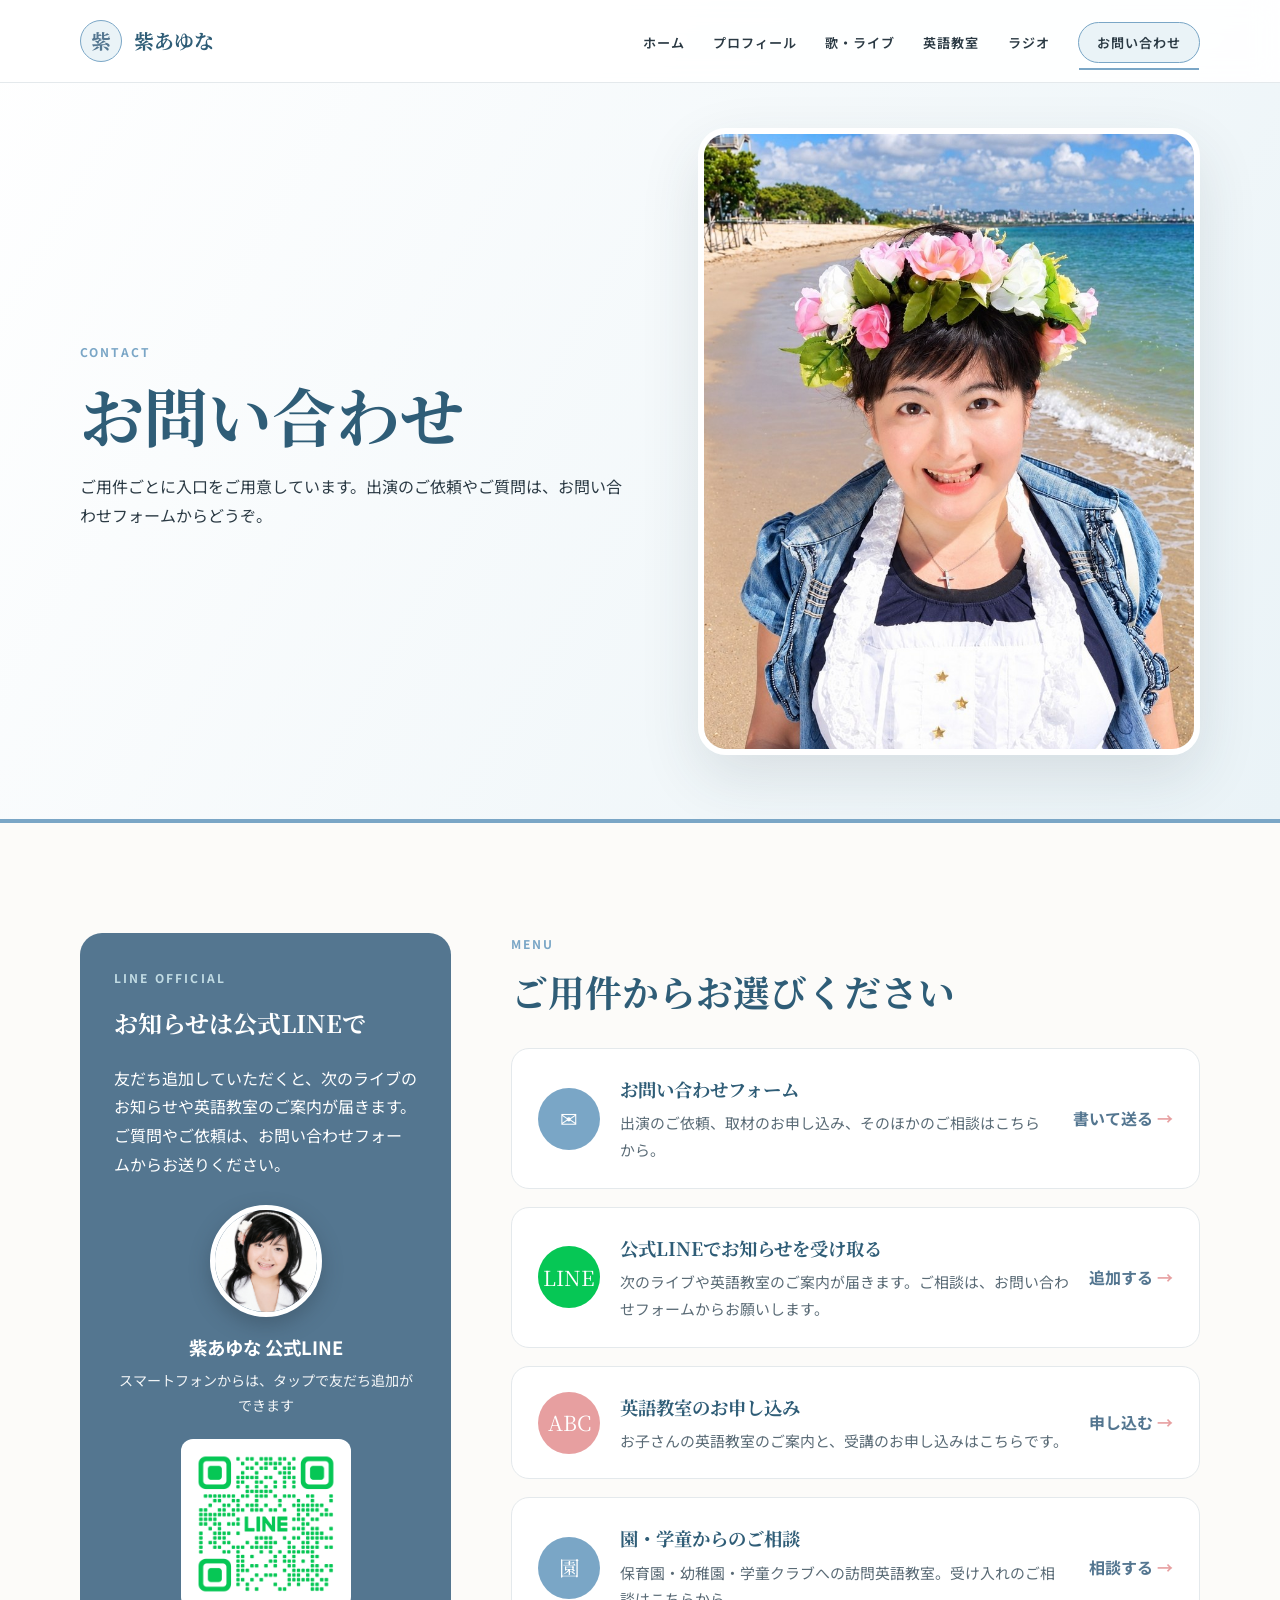
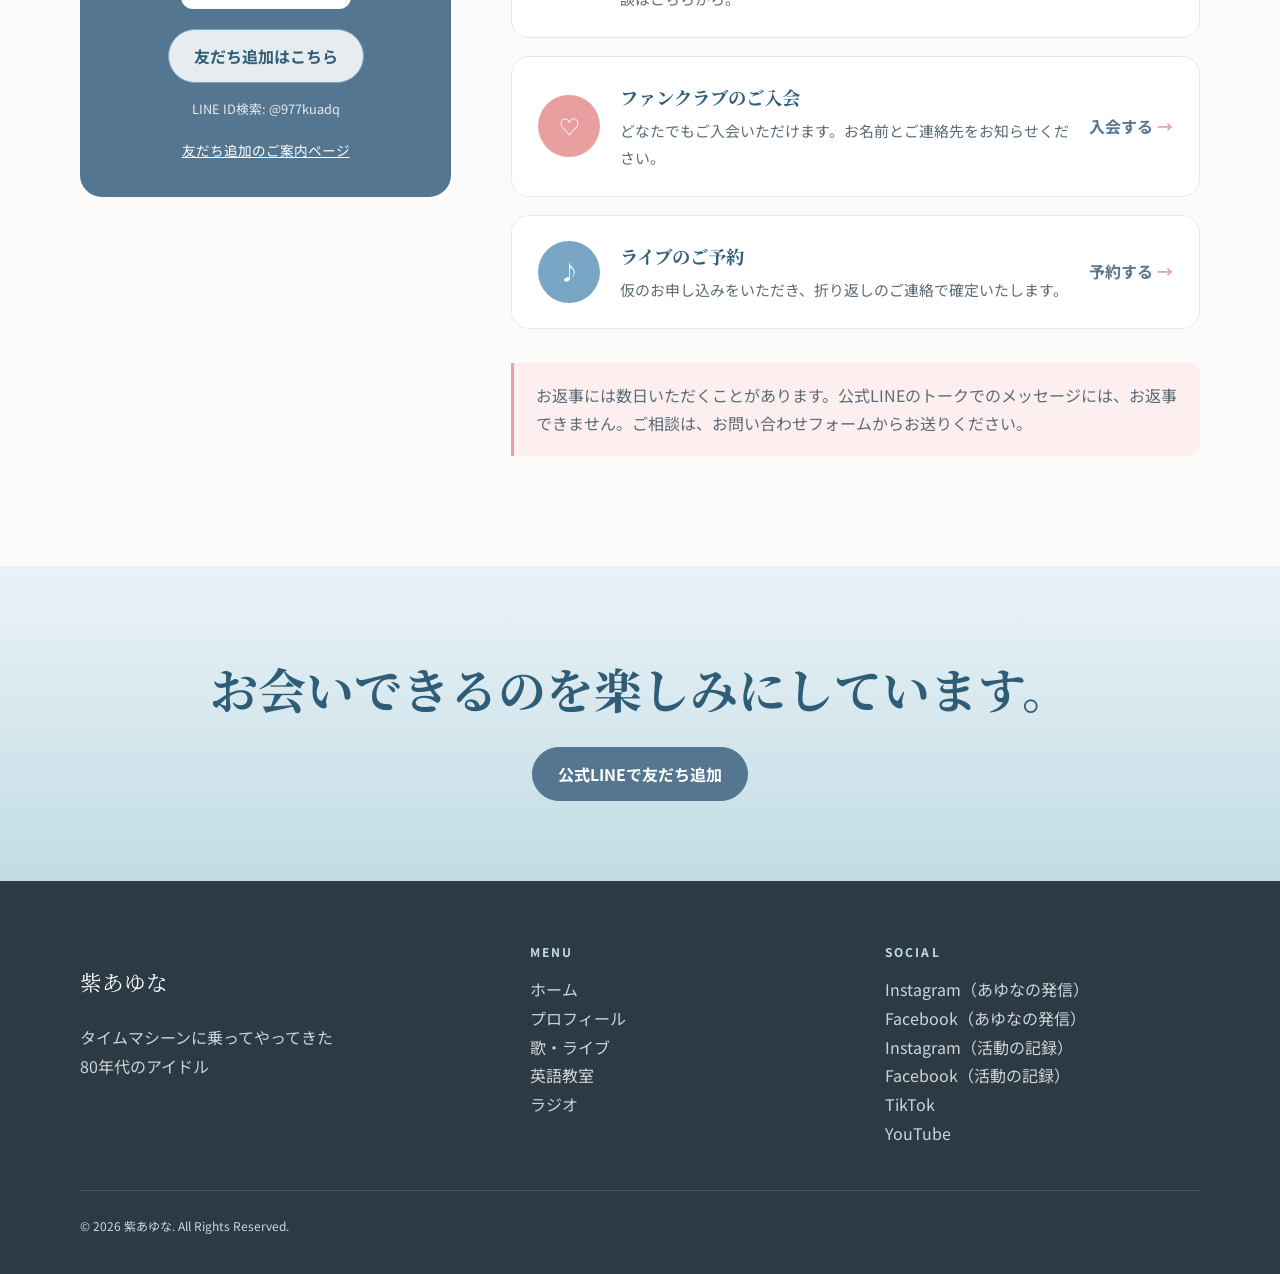
<file: contact.html>
<!doctype html>
<html lang="ja">
<head>
  <meta charset="utf-8">
  <meta name="viewport" content="width=device-width, initial-scale=1">
  <title>お問い合わせ｜出演のご依頼・英語教室・ファンクラブ｜紫あゆな</title>
  <meta name="description" content="紫あゆなへのお問い合わせ。公式LINE、出演のご依頼、英語教室のお申し込み、ファンクラブのご入会、ライブのご予約。ご用件ごとの入口をご案内します。">
  <link rel="canonical" href="https://ayunamurasaki.github.io/hp/contact.html">
  <meta property="og:title" content="お問い合わせ｜出演のご依頼・英語教室・ファンクラブ｜紫あゆな">
  <meta property="og:description" content="紫あゆなへのお問い合わせ。公式LINE、出演のご依頼、英語教室のお申し込み、ファンクラブのご入会、ライブのご予約。ご用件ごとの入口をご案内します。">
  <meta property="og:type" content="website">
  <meta property="og:url" content="https://ayunamurasaki.github.io/hp/contact.html">
  <meta property="og:site_name" content="紫あゆな 公式ホームページ">
  <meta property="og:image" content="https://ayunamurasaki.github.io/hp/assets/images/icon-portrait.jpg">
  <meta property="og:image:width" content="900">
  <meta property="og:image:height" content="900">
  <meta property="og:image:alt" content="紫あゆな">
  <meta name="twitter:card" content="summary">
  <link rel="stylesheet" href="assets/css/style.css?v=20261018">
</head>
<body class="theme-contact">
  <a class="skip-link" href="#main">本文へ移動</a>
  <header class="site-header">
    <nav class="container nav-wrap" aria-label="メインナビゲーション">
      <a class="brand" href="index.html"><span class="brand-mark">紫</span><span>紫あゆな</span></a>
      <button class="menu-toggle" type="button" aria-controls="global-menu" aria-expanded="false" aria-label="メニューを開く"><span></span><span></span><span></span></button>
      <ul class="nav-list" id="global-menu">
        <li><a href="index.html">ホーム</a></li><li><a href="about.html">プロフィール</a></li><li><a href="live.html">歌・ライブ</a></li><li><a href="english.html">英語教室</a></li><li><a href="radio.html">ラジオ</a></li><li><a class="nav-cta" href="contact.html" aria-current="page">お問い合わせ</a></li>
      </ul>
    </nav>
  </header>

  <main id="main">
    <section class="face-hero">
      <div class="container">
        <div><p class="eyebrow">Contact</p><h1>お問い合わせ</h1><p>ご用件ごとに入口をご用意しています。出演のご依頼やご質問は、お問い合わせフォームからどうぞ。</p></div>
        <figure class="tall"><img src="assets/images/contact-hero.jpg" alt="花の冠をつけて浜辺でほほえむ紫あゆな"></figure>
      </div>
    </section>
    <section class="section">
      <div class="container contact-layout">
        <div class="contact-panel reveal">
          <p class="eyebrow" style="color:#c2dce4">LINE Official</p>
          <h2>お知らせは公式LINEで</h2>
          <p>友だち追加していただくと、次のライブのお知らせや英語教室のご案内が届きます。ご質問やご依頼は、お問い合わせフォームからお送りください。</p>
          <a href="https://lin.ee/VMailZP" target="_blank" rel="noopener" style="display:block;margin-top:26px;text-align:center;color:#fff;text-decoration:none">
            <img src="assets/images/icon-portrait.jpg" alt="紫あゆな" width="900" height="900" style="width:112px;height:112px;margin:0 auto 14px;border:5px solid #fff;border-radius:50%;object-fit:cover;box-shadow:0 8px 20px rgba(43,58,68,.35)" loading="lazy">
            <p style="margin:0 0 4px;font-size:1.15rem;font-weight:700">紫あゆな 公式LINE</p>
            <p style="margin:0 0 20px;font-size:.88rem;opacity:.92">スマートフォンからは、タップで友だち追加ができます</p>
            <img src="assets/images/line-qr.png" alt="紫あゆな公式LINEの友だち追加QRコード" style="width:170px;margin:0 auto 20px;padding:10px;border-radius:12px;background:#fff" loading="lazy">
            <span class="btn btn-secondary">友だち追加はこちら</span>
            <p style="margin:14px 0 0;font-size:.8rem;opacity:.85">LINE ID検索: @977kuadq</p>
          </a>
          <p style="margin:18px 0 0;font-size:.85rem;text-align:center"><a href="https://ayunamurasaki.github.io/line/" target="_blank" rel="noopener">友だち追加のご案内ページ</a></p>
        </div>

        <div class="reveal">
          <p class="eyebrow">Menu</p>
          <h2 class="section-title" style="font-size:clamp(1.6rem,4vw,2.3rem)">ご用件からお選びください</h2>
          <div class="entry-list" style="margin-top:32px">
            <a class="entry" href="https://ayunamurasaki.github.io/contact/" target="_blank" rel="noopener">
              <span class="entry-mark" aria-hidden="true">✉</span>
              <span><h3>お問い合わせフォーム</h3><p>出演のご依頼、取材のお申し込み、そのほかのご相談はこちらから。</p></span>
              <span class="entry-go">書いて送る</span>
            </a>
            <a class="entry" href="https://lin.ee/VMailZP" target="_blank" rel="noopener">
              <span class="entry-mark line" aria-hidden="true">LINE</span>
              <span><h3>公式LINEでお知らせを受け取る</h3><p>次のライブや英語教室のご案内が届きます。ご相談は、お問い合わせフォームからお願いします。</p></span>
              <span class="entry-go">追加する</span>
            </a>
            <a class="entry" href="https://ayunamurasaki.github.io/english/" target="_blank" rel="noopener">
              <span class="entry-mark coral" aria-hidden="true">ABC</span>
              <span><h3>英語教室のお申し込み</h3><p>お子さんの英語教室のご案内と、受講のお申し込みはこちらです。</p></span>
              <span class="entry-go">申し込む</span>
            </a>
            <a class="entry" href="https://ayunamurasaki.github.io/contact/" target="_blank" rel="noopener">
              <span class="entry-mark" aria-hidden="true">園</span>
              <span><h3>園・学童からのご相談</h3><p>保育園・幼稚園・学童クラブへの訪問英語教室。受け入れのご相談はこちらから。</p></span>
              <span class="entry-go">相談する</span>
            </a>
            <a class="entry" href="https://ayunamurasaki.github.io/fanclub/" target="_blank" rel="noopener">
              <span class="entry-mark coral" aria-hidden="true">♡</span>
              <span><h3>ファンクラブのご入会</h3><p>どなたでもご入会いただけます。お名前とご連絡先をお知らせください。</p></span>
              <span class="entry-go">入会する</span>
            </a>
            <a class="entry" href="https://ayunamurasaki.github.io/reserve/" target="_blank" rel="noopener">
              <span class="entry-mark" aria-hidden="true">♪</span>
              <span><h3>ライブのご予約</h3><p>仮のお申し込みをいただき、折り返しのご連絡で確定いたします。</p></span>
              <span class="entry-go">予約する</span>
            </a>
          </div>

          <aside class="notice" style="margin-top:34px">お返事には数日いただくことがあります。公式LINEのトークでのメッセージには、お返事できません。ご相談は、お問い合わせフォームからお送りください。</aside>
        </div>
      </div>
    </section>

    <section class="cta-section"><div class="container"><h2>お会いできるのを楽しみにしています。</h2><a class="btn btn-primary" href="https://lin.ee/VMailZP" target="_blank" rel="noopener">公式LINEで友だち追加</a></div></section>
  

  </main>

  <footer class="site-footer"><div class="container"><div class="footer-grid"><div><p class="footer-brand">紫あゆな</p><p>タイムマシーンに乗ってやってきた<br>80年代のアイドル</p></div><div><p class="eyebrow">Menu</p><ul class="footer-nav"><li><a href="index.html">ホーム</a></li><li><a href="about.html">プロフィール</a></li><li><a href="live.html">歌・ライブ</a></li><li><a href="english.html">英語教室</a></li><li><a href="radio.html">ラジオ</a></li></ul></div><div><p class="eyebrow">Social</p><ul class="footer-nav"><li><a href="https://www.instagram.com/ayuna.80idol/" target="_blank" rel="noopener">Instagram（あゆなの発信）</a></li><li><a href="https://www.facebook.com/profile.php?id=100083319112403" target="_blank" rel="noopener">Facebook（あゆなの発信）</a></li><li><a href="https://www.instagram.com/369murasakiayuna/" target="_blank" rel="noopener">Instagram（活動の記録）</a></li><li><a href="https://www.facebook.com/profile.php?id=100011735827150" target="_blank" rel="noopener">Facebook（活動の記録）</a></li><li><a href="https://www.tiktok.com/@user3553281297065" target="_blank" rel="noopener">TikTok</a></li><li><a href="https://www.youtube.com/@%E7%B4%AB%E3%81%82%E3%82%86%E3%81%AA" target="_blank" rel="noopener">YouTube</a></li></ul></div></div><p class="copyright">© <span data-year>2026</span> 紫あゆな. All Rights Reserved.</p></div></footer>
  <script src="assets/js/common.js"></script>
</body>
</html>
</file>
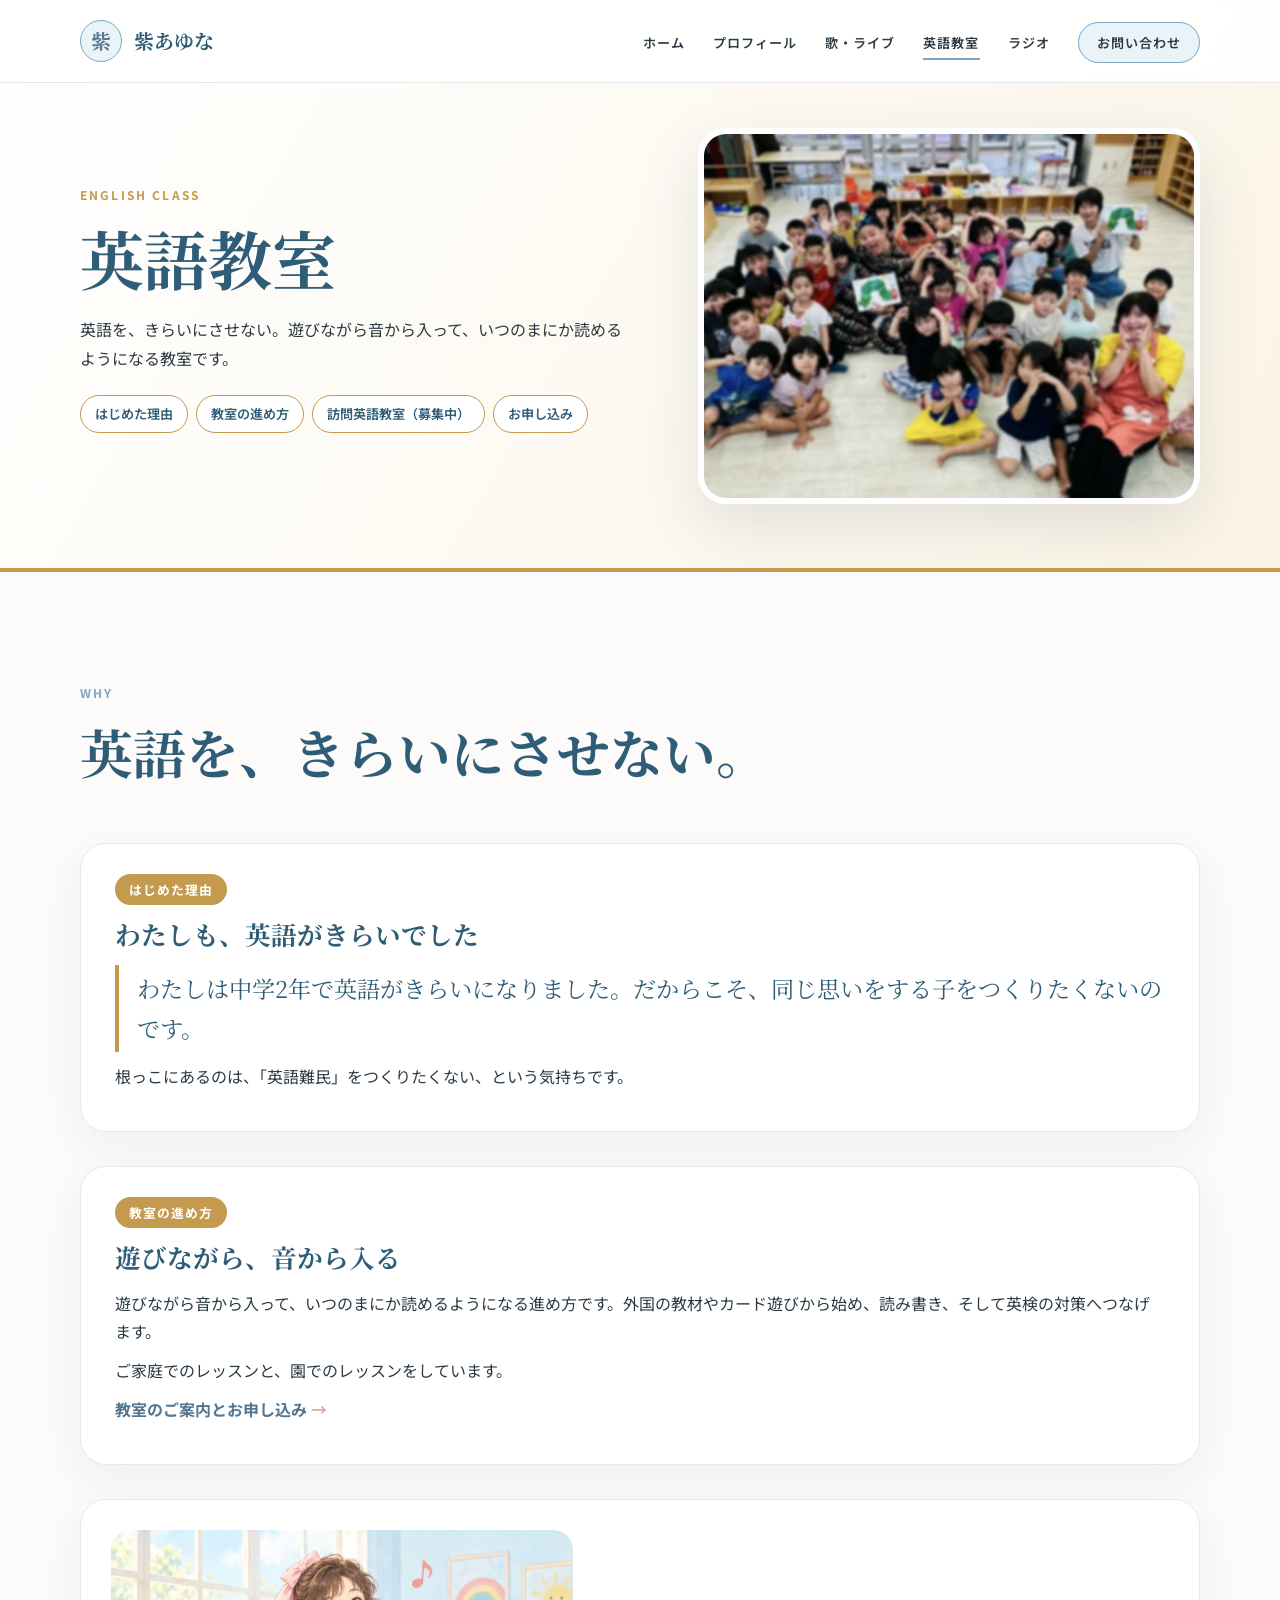
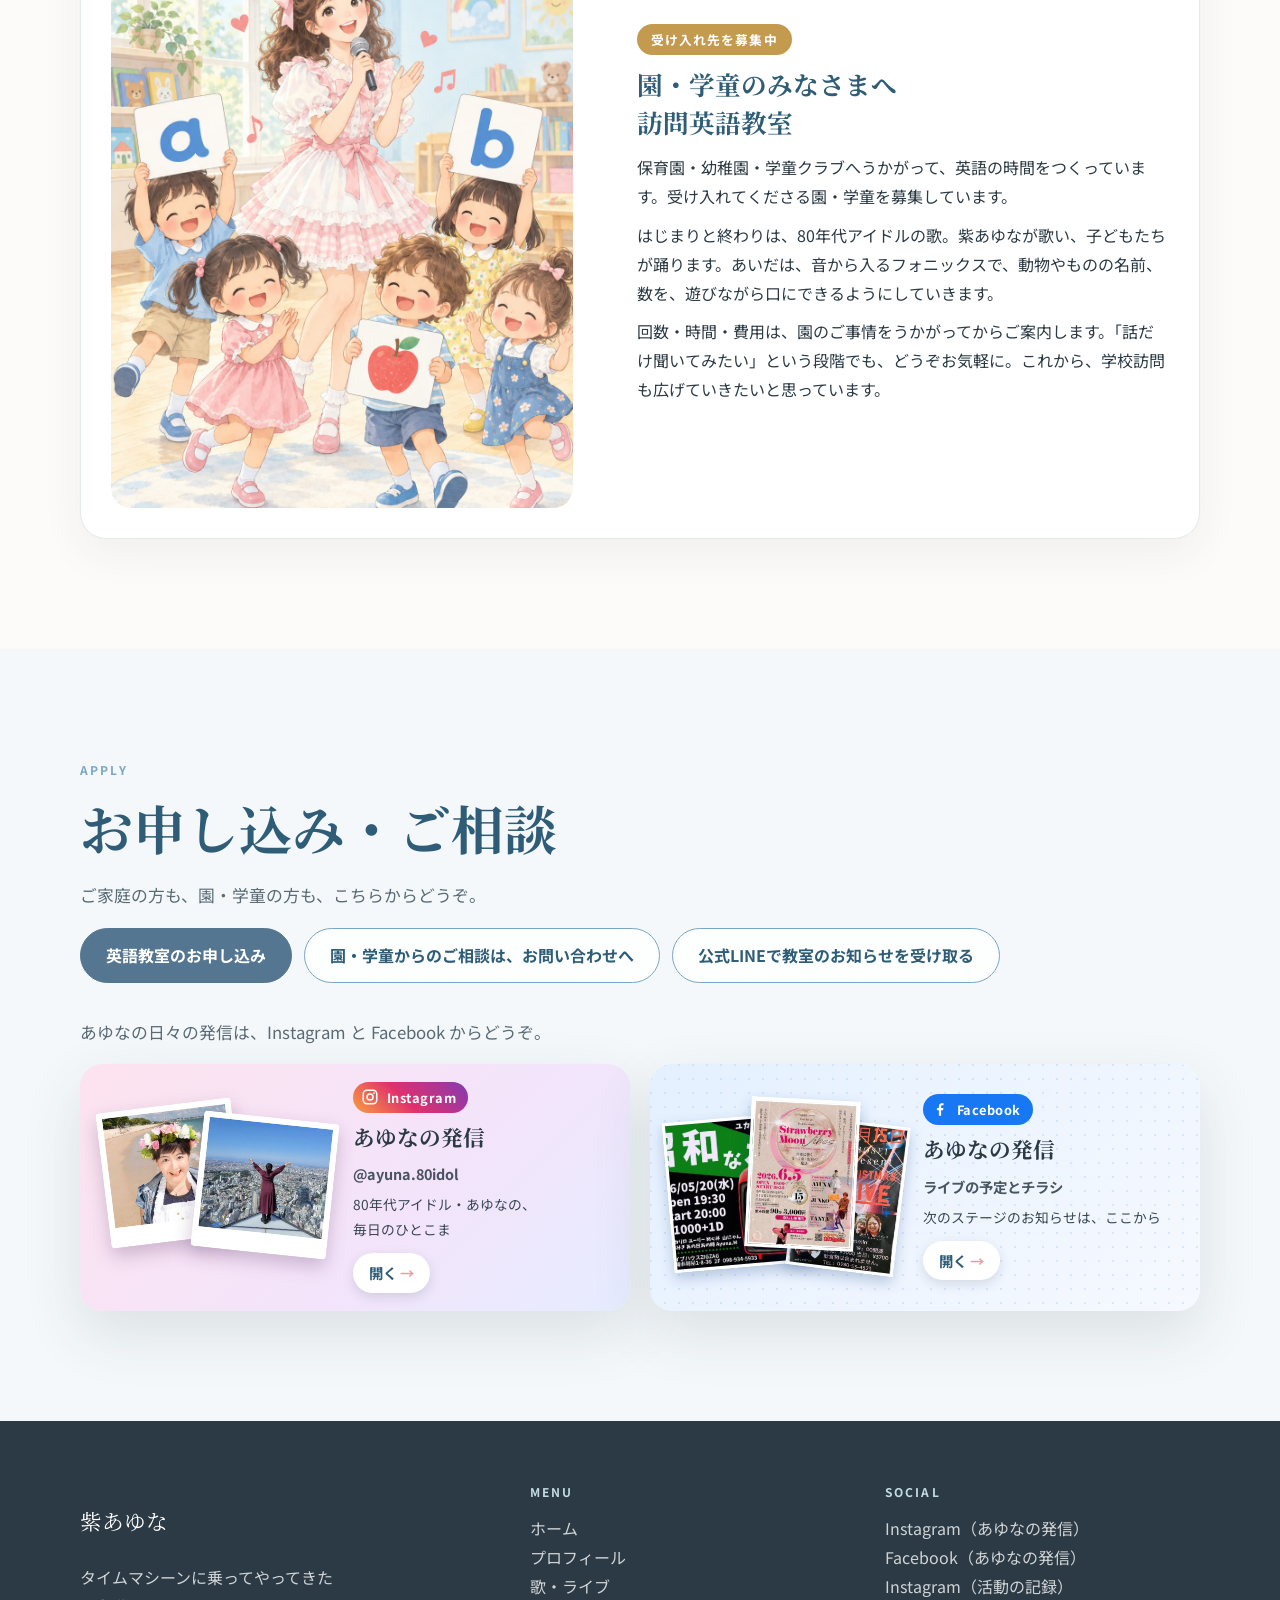
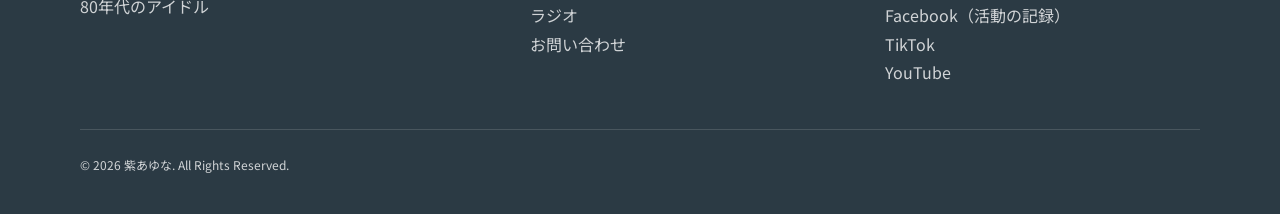
<file: english.html>
<!doctype html>
<html lang="ja">
<head>
  <meta charset="utf-8">
  <meta name="viewport" content="width=device-width, initial-scale=1">
  <title>英語教室｜子どもの英語教室と、園・学童への訪問英語教室｜紫あゆな</title>
  <meta name="description" content="紫あゆなの子ども向け英語教室。遊びながら音から入って、いつのまにか読めるようになる進め方です。ご家庭でのレッスン、園でのレッスン、保育園・幼稚園・学童クラブへの訪問英語教室（受け入れ先を募集中）。">
  <link rel="canonical" href="https://ayunamurasaki.github.io/hp/english.html">
  <meta property="og:title" content="英語教室｜子どもの英語教室と、園・学童への訪問英語教室｜紫あゆな">
  <meta property="og:description" content="紫あゆなの子ども向け英語教室。遊びながら音から入って、いつのまにか読めるようになる進め方です。ご家庭でのレッスン、園でのレッスン、保育園・幼稚園・学童クラブへの訪問英語教室（受け入れ先を募集中）。">
  <meta property="og:type" content="website">
  <meta property="og:url" content="https://ayunamurasaki.github.io/hp/english.html">
  <meta property="og:site_name" content="紫あゆな 公式ホームページ">
  <meta property="og:image" content="https://ayunamurasaki.github.io/hp/assets/images/icon-portrait.jpg">
  <meta property="og:image:width" content="900">
  <meta property="og:image:height" content="900">
  <meta property="og:image:alt" content="紫あゆな">
  <meta name="twitter:card" content="summary">
  <link rel="stylesheet" href="assets/css/style.css?v=20261018">
</head>
<body class="theme-english">
  <a class="skip-link" href="#main">本文へ移動</a>
  <header class="site-header">
    <nav class="container nav-wrap" aria-label="メインナビゲーション">
      <a class="brand" href="index.html"><span class="brand-mark">紫</span><span>紫あゆな</span></a>
      <button class="menu-toggle" type="button" aria-controls="global-menu" aria-expanded="false" aria-label="メニューを開く"><span></span><span></span><span></span></button>
      <ul class="nav-list" id="global-menu">
        <li><a href="index.html">ホーム</a></li><li><a href="about.html">プロフィール</a></li><li><a href="live.html">歌・ライブ</a></li><li><a href="english.html" aria-current="page">英語教室</a></li><li><a href="radio.html">ラジオ</a></li><li><a class="nav-cta" href="contact.html">お問い合わせ</a></li>
      </ul>
    </nav>
  </header>

  <main id="main">
    <section class="face-hero">
      <div class="container">
        <div><p class="eyebrow">English Class</p><h1>英語教室</h1><p>英語を、きらいにさせない。遊びながら音から入って、いつのまにか読めるようになる教室です。</p><ul class="page-nav"><li><a href="#why">はじめた理由</a></li><li><a href="#how">教室の進め方</a></li><li><a href="#visit">訪問英語教室（募集中）</a></li><li><a href="#apply">お申し込み</a></li></ul></div>
        <figure><img src="assets/images/class-flyer.jpg" alt="園の子どもたちと一緒に写った英語教室のようす"></figure>
      </div>
    </section>
    <section class="section">
      <div class="container">
        <p class="eyebrow">Why</p>
        <h2 class="section-title">英語を、きらいにさせない。</h2>
        
        <ol class="story">
          <li class="story-item text-only reveal" id="why">
            <div>
              <p class="story-age">はじめた理由</p>
              <h3>わたしも、英語がきらいでした</h3>
              <p class="big-quote">わたしは中学2年で英語がきらいになりました。だからこそ、同じ思いをする子をつくりたくないのです。</p>
              <p>根っこにあるのは、「英語難民」をつくりたくない、という気持ちです。</p>
            </div>
          </li>
          <li class="story-item text-only reveal" id="how">
            <div>
              <p class="story-age">教室の進め方</p>
              <h3>遊びながら、音から入る</h3>
              <p>遊びながら音から入って、いつのまにか読めるようになる進め方です。外国の教材やカード遊びから始め、読み書き、そして英検の対策へつなげます。</p>
              <p>ご家庭でのレッスンと、園でのレッスンをしています。</p>
              <p><a class="link-arrow" href="https://ayunamurasaki.github.io/english/" target="_blank" rel="noopener">教室のご案内とお申し込み</a></p>
            </div>
          </li>
          <li class="story-item reveal" id="visit">
            <figure class="story-media tall" style="margin:0"><img src="assets/images/visit-english.jpg" alt="先生が歌い、園児たちがアルファベットのカードを持って踊っているイラスト" loading="lazy"></figure>
            <div>
              <p class="story-age">受け入れ先を募集中</p>
              <h3>園・学童のみなさまへ<br>訪問英語教室</h3>
              <p>保育園・幼稚園・学童クラブへうかがって、英語の時間をつくっています。受け入れてくださる園・学童を募集しています。</p>
              <p>はじまりと終わりは、80年代アイドルの歌。紫あゆなが歌い、子どもたちが踊ります。あいだは、音から入るフォニックスで、動物やものの名前、数を、遊びながら口にできるようにしていきます。</p>
              <p>回数・時間・費用は、園のご事情をうかがってからご案内します。「話だけ聞いてみたい」という段階でも、どうぞお気軽に。これから、学校訪問も広げていきたいと思っています。</p>
            </div>
          </li>
        </ol>
      </div>
    </section>
    <section class="section section-soft" id="apply">
      <div class="container">
        <p class="eyebrow">Apply</p>
        <h2 class="section-title">お申し込み・ご相談</h2>
        <p class="lead">ご家庭の方も、園・学童の方も、こちらからどうぞ。</p>
        <div class="btn-row">
          <a class="btn btn-primary" href="https://ayunamurasaki.github.io/english/" target="_blank" rel="noopener">英語教室のお申し込み</a>
          <a class="btn btn-secondary" href="contact.html">園・学童からのご相談は、お問い合わせへ</a>
          <a class="btn btn-secondary" href="https://lin.ee/VMailZP" target="_blank" rel="noopener">公式LINEで教室のお知らせを受け取る</a>
        </div>
        <p class="lead sns-lead">あゆなの日々の発信は、Instagram と Facebook からどうぞ。</p>
        <div class="sns-grid"><a class="sns-card sns-mine-ig sns-ig reveal" href="https://www.instagram.com/ayuna.80idol/" target="_blank" rel="noopener"><span class="sns-visual" aria-hidden="true"><img class="pol pol-1" src="assets/images/sns-mine-ig-1.jpg" alt="" loading="lazy"><img class="pol pol-2" src="assets/images/sns-mine-ig-2.jpg" alt="" loading="lazy"></span><span class="sns-body"><span class="sns-media"><svg viewBox="0 0 24 24" aria-hidden="true"><rect x="3" y="3" width="18" height="18" rx="5" fill="none" stroke="currentColor" stroke-width="2"/><circle cx="12" cy="12" r="4" fill="none" stroke="currentColor" stroke-width="2"/><circle cx="17.3" cy="6.7" r="1.2" fill="currentColor"/></svg>Instagram</span><span class="sns-title">あゆなの発信</span><span class="sns-handle">@ayuna.80idol</span><span class="sns-note"><span class="nw">80年代アイドル・あゆなの、</span><span class="nw">毎日のひとこま</span></span><span class="sns-go">開く</span></span></a><a class="sns-card sns-mine-fb sns-fb reveal" href="https://www.facebook.com/profile.php?id=100083319112403" target="_blank" rel="noopener"><span class="sns-visual" aria-hidden="true"><img class="fly fly-1" src="assets/images/sns-mine-fb-1.jpg" alt="" loading="lazy"><img class="fly fly-2" src="assets/images/sns-mine-fb-2.jpg" alt="" loading="lazy"><img class="fly fly-3" src="assets/images/sns-mine-fb-3.jpg" alt="" loading="lazy"></span><span class="sns-body"><span class="sns-media"><svg viewBox="0 0 24 24" aria-hidden="true"><path fill="currentColor" d="M13.5 21v-7.5h2.6l.4-3h-3V8.6c0-.9.3-1.5 1.6-1.5h1.6V4.4c-.3 0-1.2-.1-2.3-.1-2.3 0-3.9 1.4-3.9 4v2.2H7.9v3h2.6V21h3z"/></svg>Facebook</span><span class="sns-title">あゆなの発信</span><span class="sns-handle">ライブの予定とチラシ</span><span class="sns-note"><span class="nw">次のステージのお知らせは、</span><span class="nw">ここから</span></span><span class="sns-go">開く</span></span></a></div>
      </div>
    </section>

  </main>

  <footer class="site-footer"><div class="container"><div class="footer-grid"><div><p class="footer-brand">紫あゆな</p><p>タイムマシーンに乗ってやってきた<br>80年代のアイドル</p></div><div><p class="eyebrow">Menu</p><ul class="footer-nav"><li><a href="index.html">ホーム</a></li><li><a href="about.html">プロフィール</a></li><li><a href="live.html">歌・ライブ</a></li><li><a href="radio.html">ラジオ</a></li><li><a href="contact.html">お問い合わせ</a></li></ul></div><div><p class="eyebrow">Social</p><ul class="footer-nav"><li><a href="https://www.instagram.com/ayuna.80idol/" target="_blank" rel="noopener">Instagram（あゆなの発信）</a></li><li><a href="https://www.facebook.com/profile.php?id=100083319112403" target="_blank" rel="noopener">Facebook（あゆなの発信）</a></li><li><a href="https://www.instagram.com/369murasakiayuna/" target="_blank" rel="noopener">Instagram（活動の記録）</a></li><li><a href="https://www.facebook.com/profile.php?id=100011735827150" target="_blank" rel="noopener">Facebook（活動の記録）</a></li><li><a href="https://www.tiktok.com/@user3553281297065" target="_blank" rel="noopener">TikTok</a></li><li><a href="https://www.youtube.com/@%E7%B4%AB%E3%81%82%E3%82%86%E3%81%AA" target="_blank" rel="noopener">YouTube</a></li></ul></div></div><p class="copyright">© <span data-year>2026</span> 紫あゆな. All Rights Reserved.</p></div></footer>
  <script src="assets/js/common.js"></script>
</body>
</html>
</file>
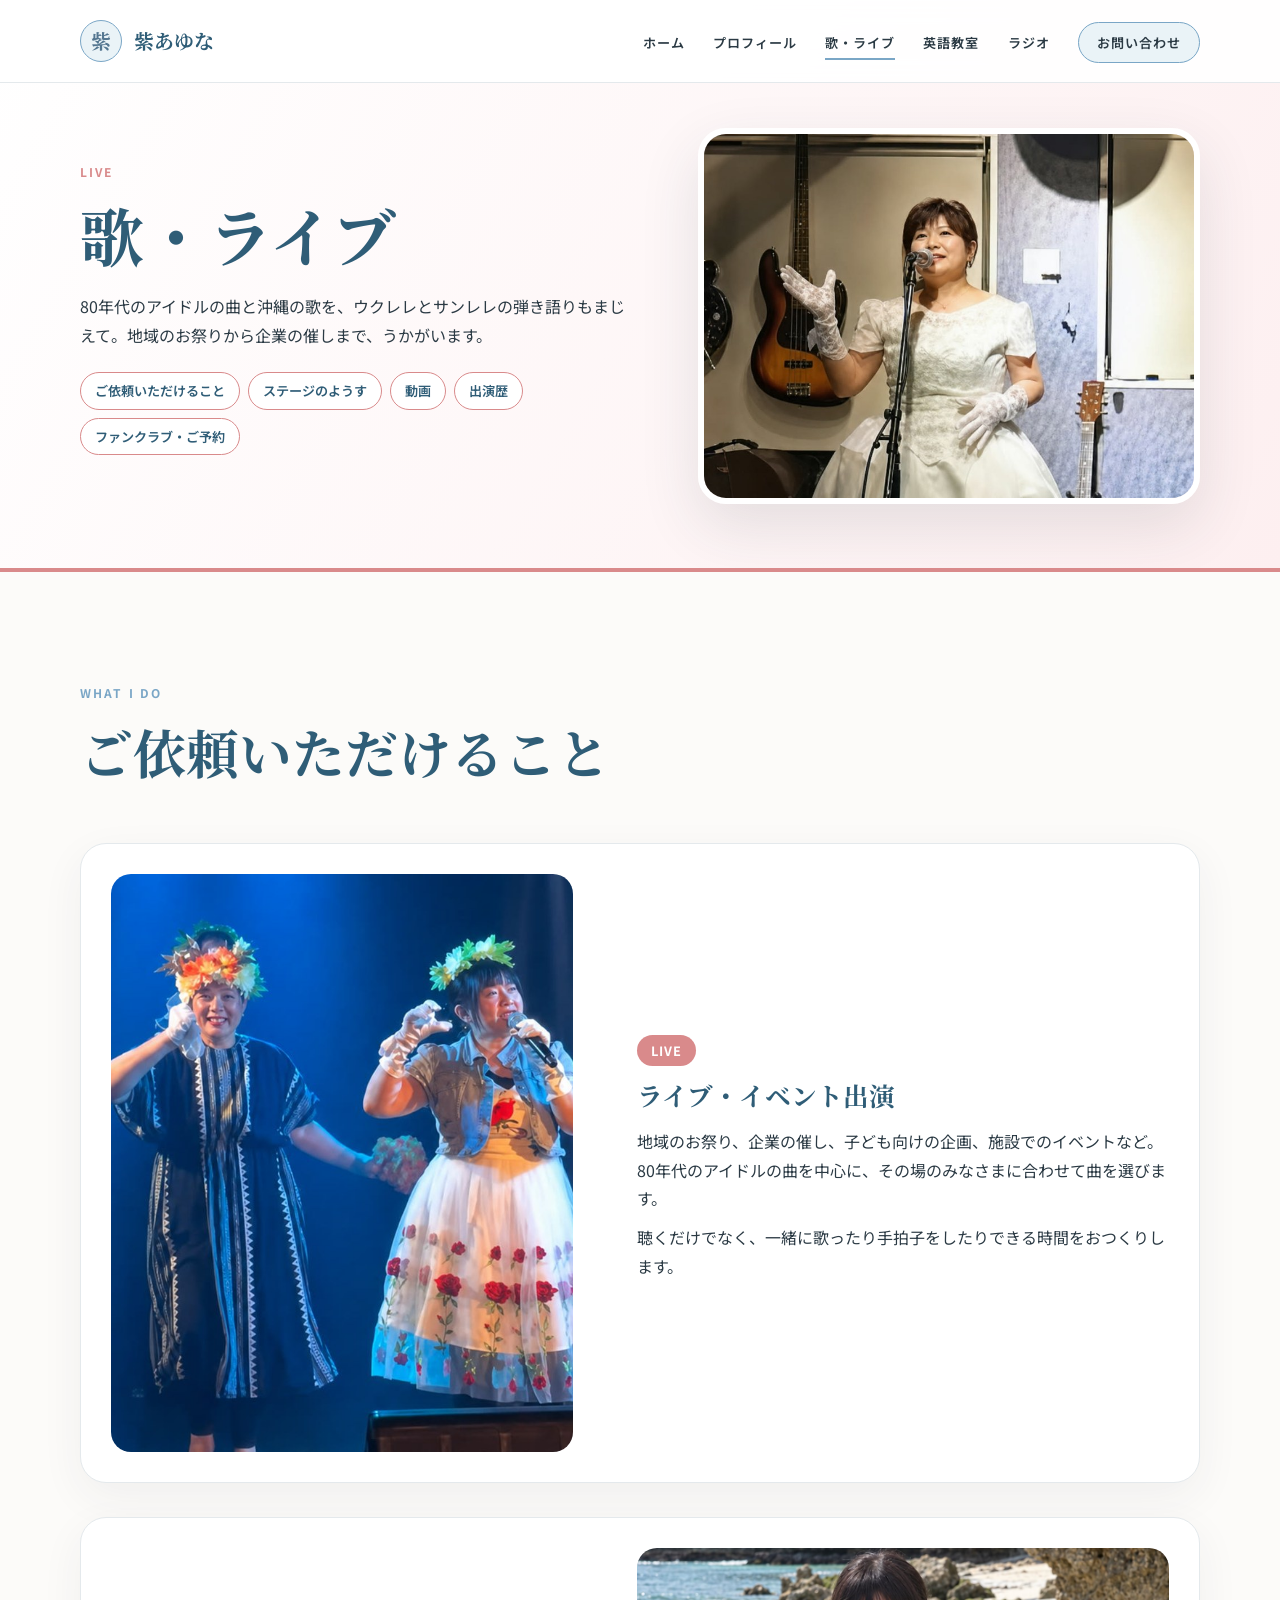
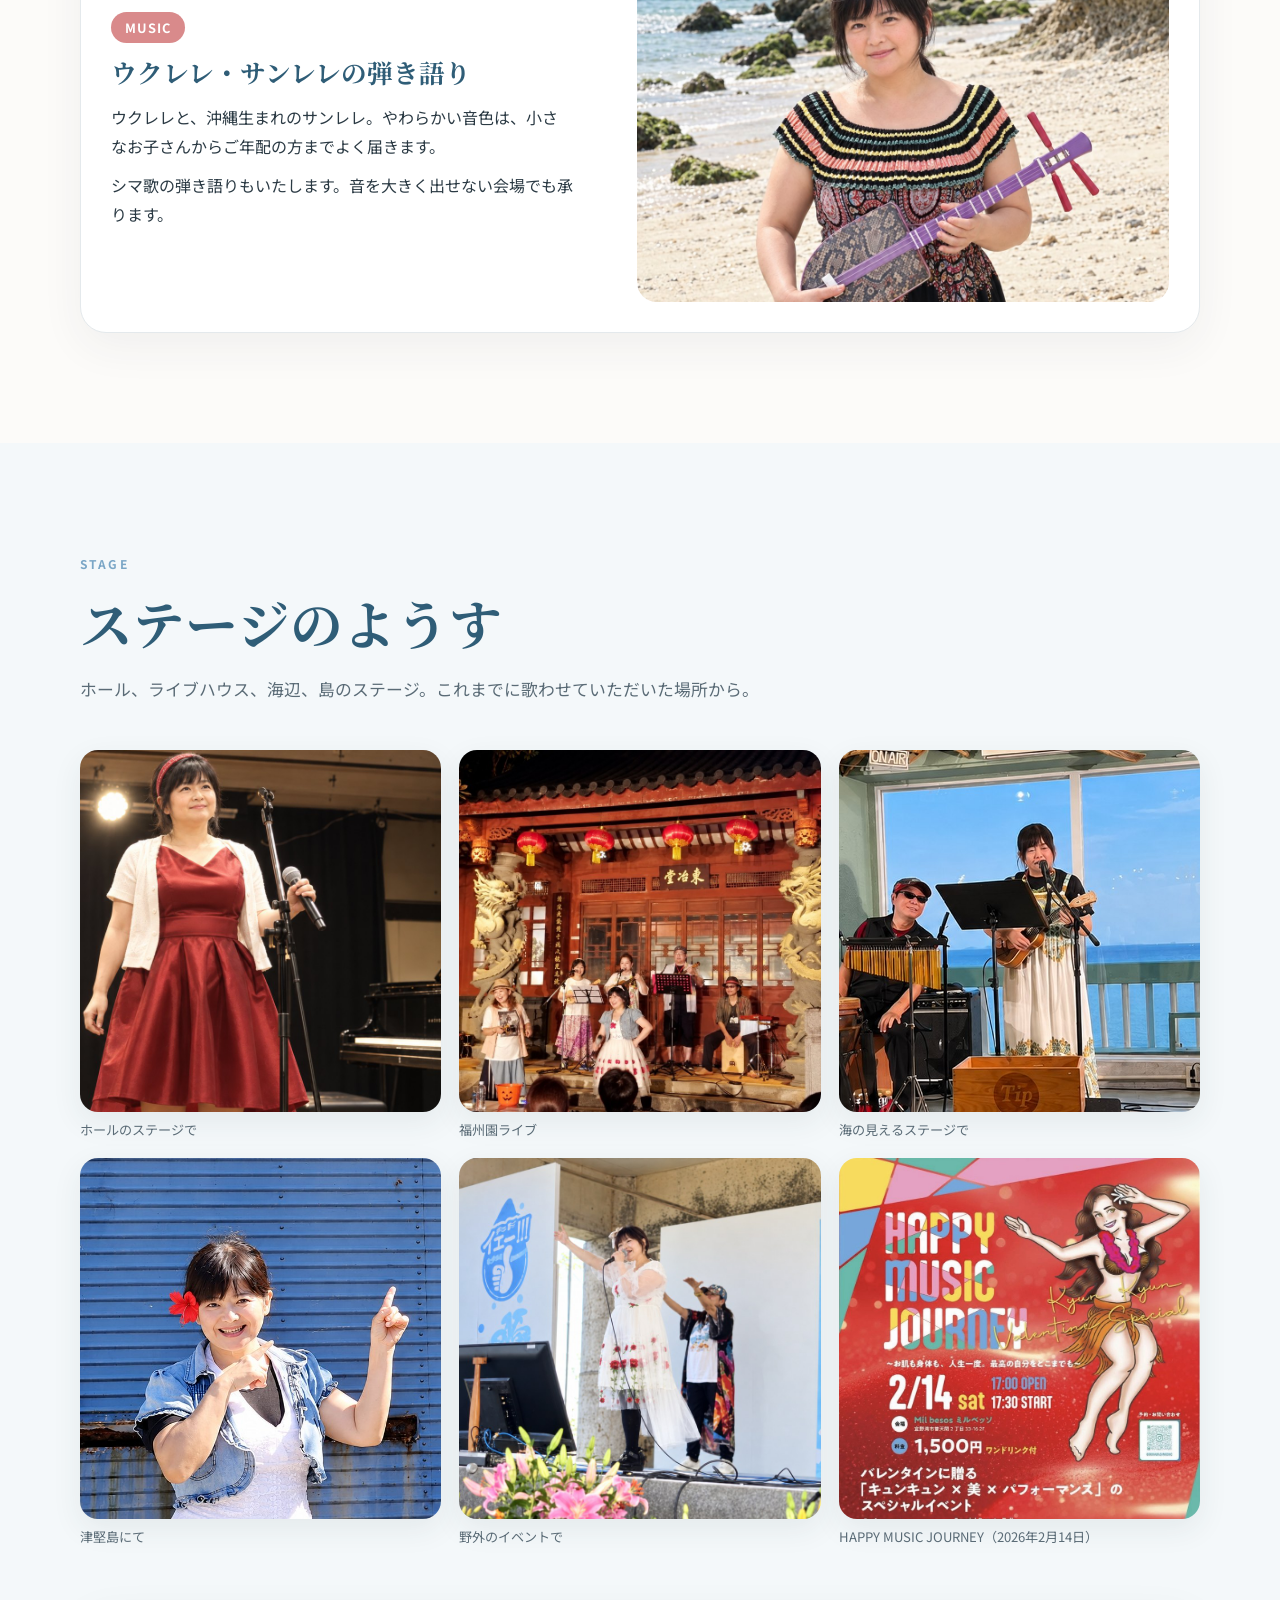
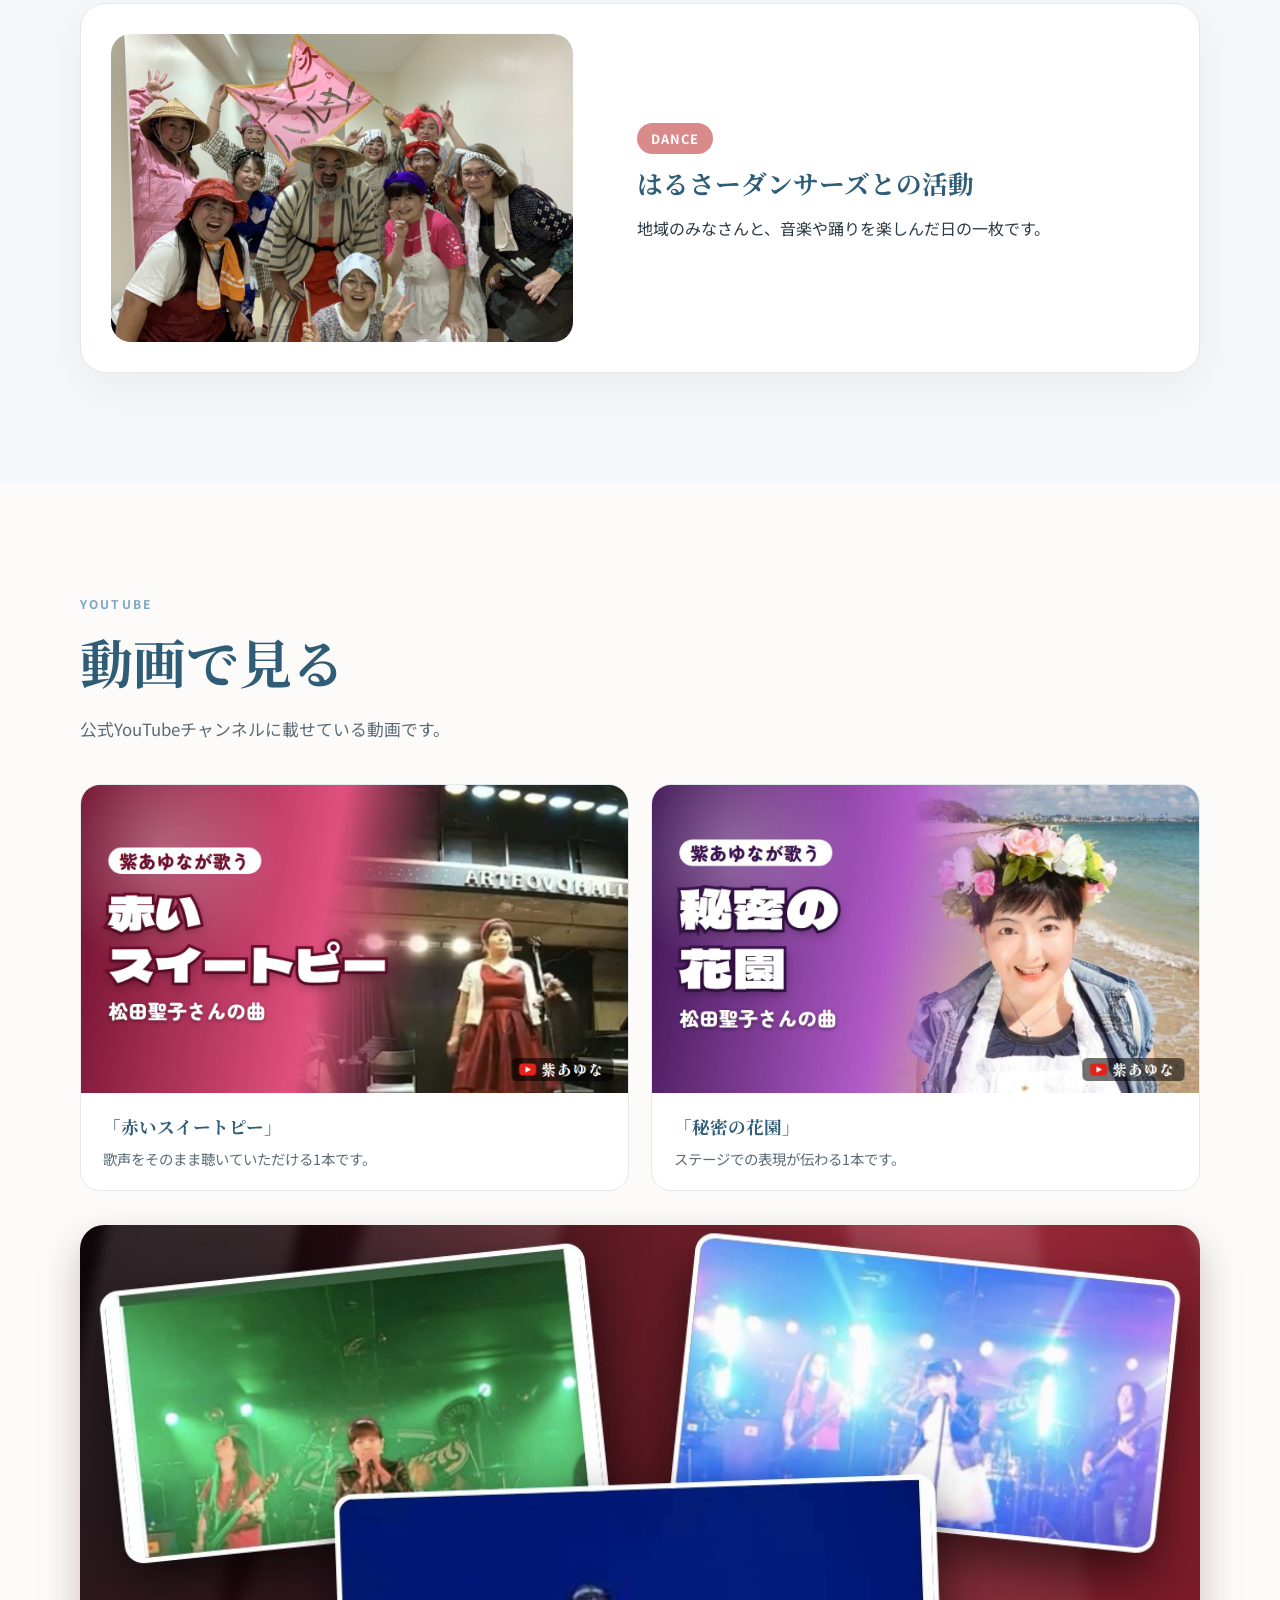
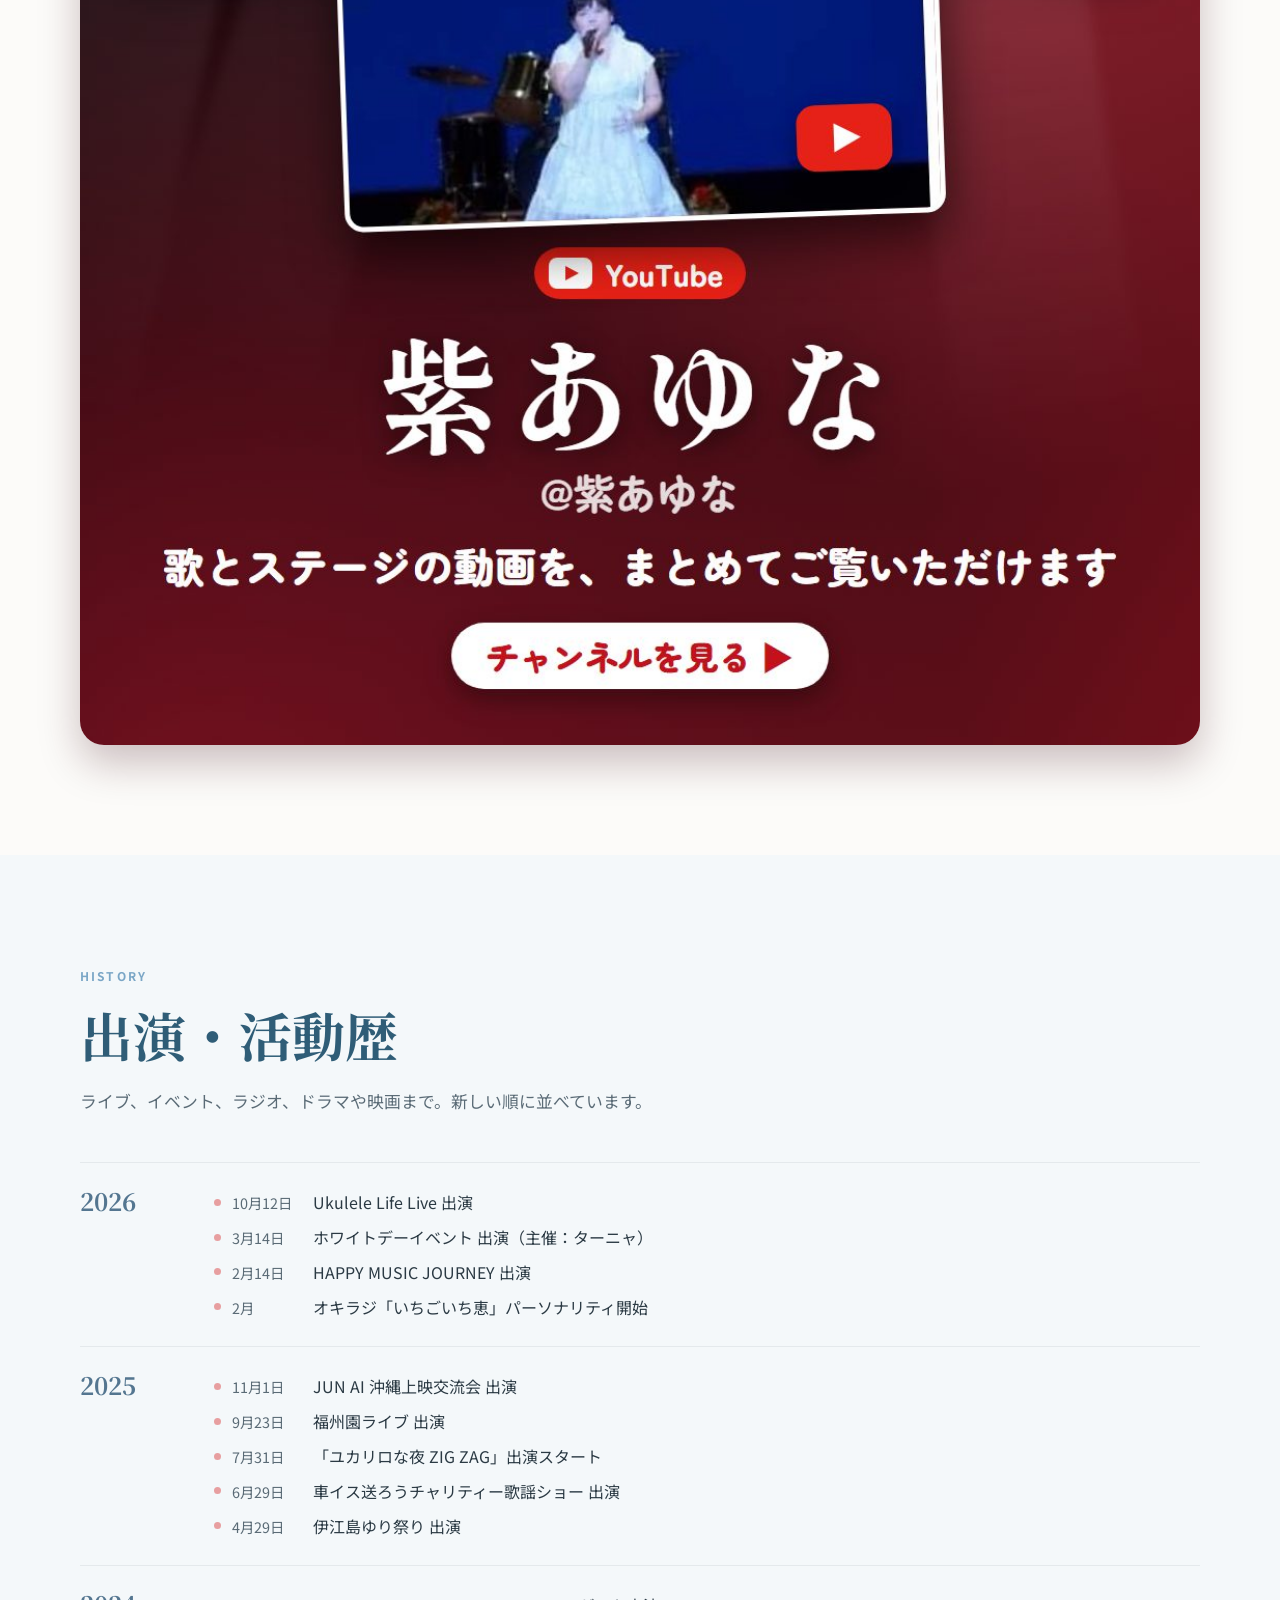
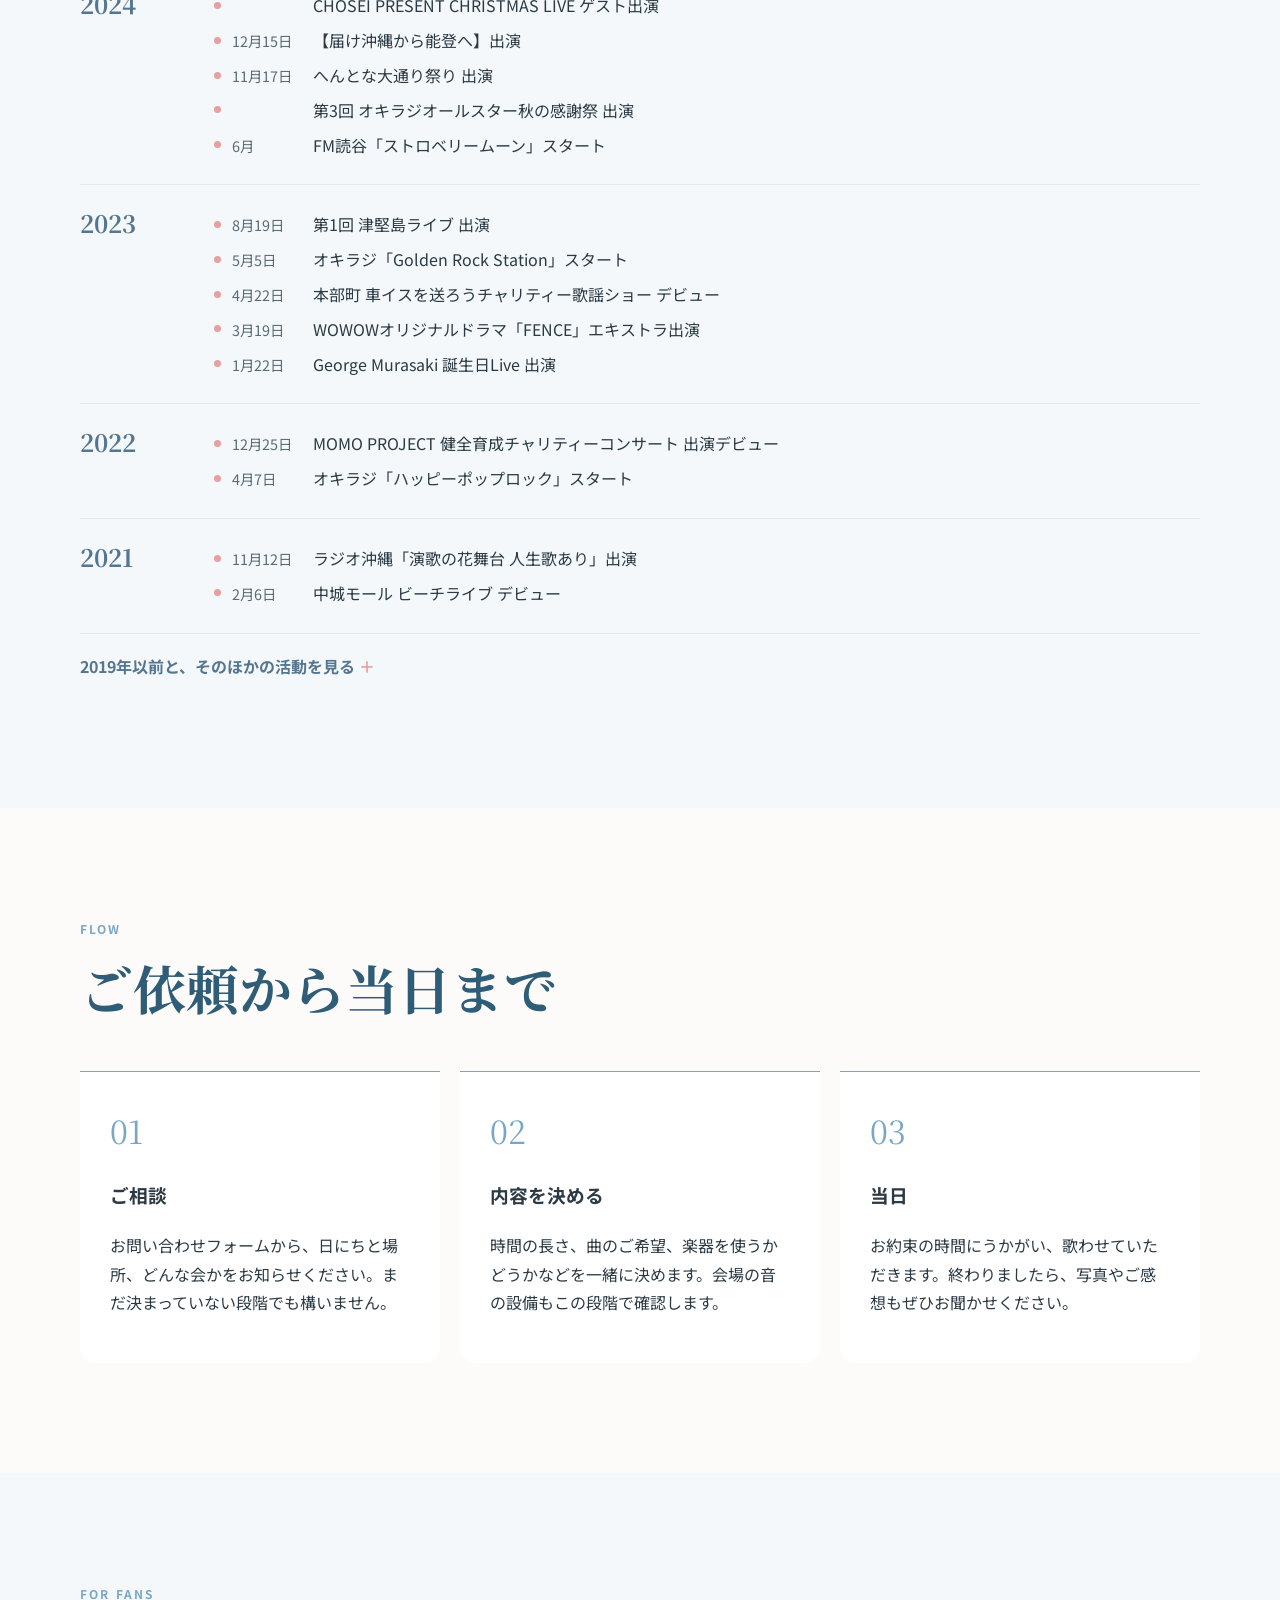
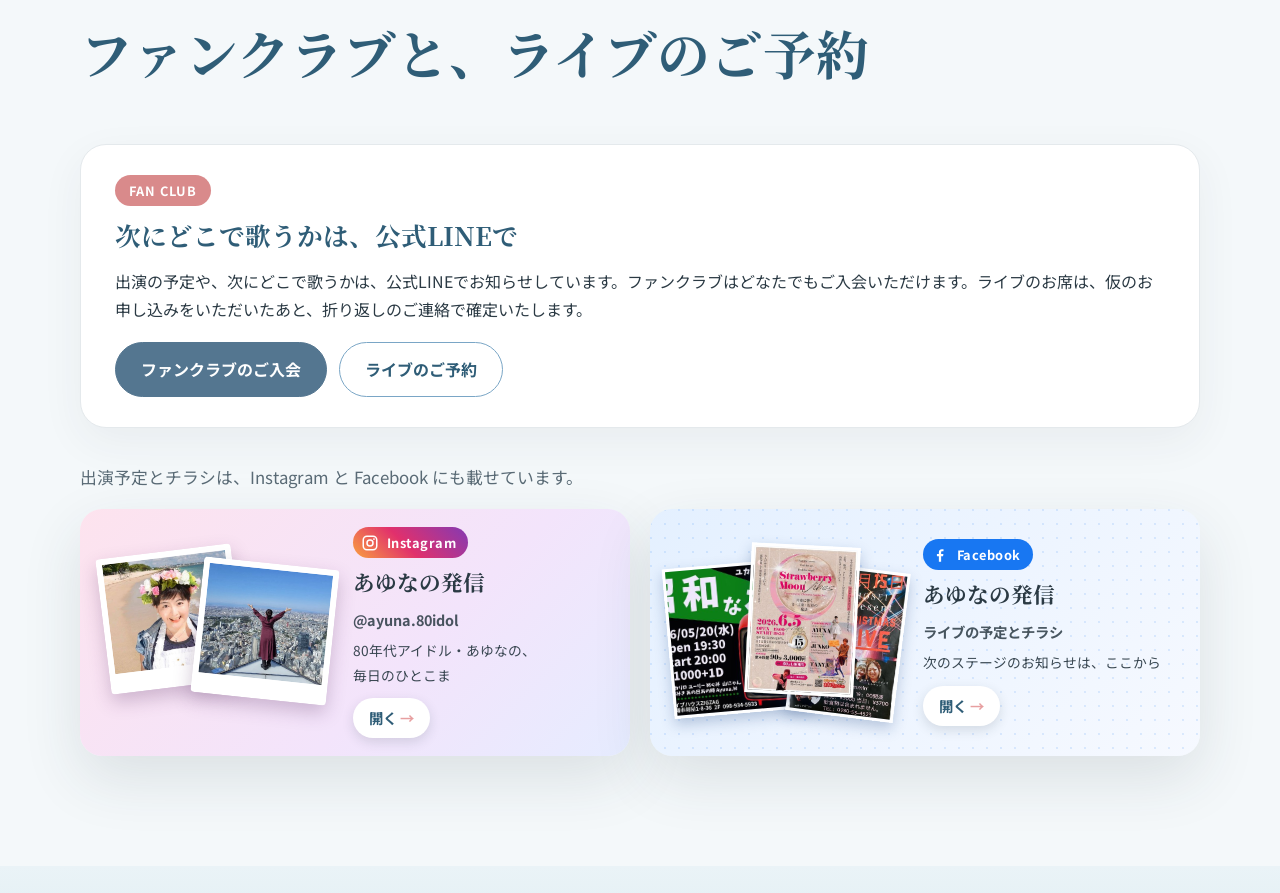
<file: live.html>
<!doctype html>
<html lang="ja">
<head>
  <meta charset="utf-8">
  <meta name="viewport" content="width=device-width, initial-scale=1">
  <title>歌・ライブ｜ライブ・イベント出演とウクレレ／サンレレの弾き語り｜紫あゆな</title>
  <meta name="description" content="紫あゆなのライブ・イベント出演、ウクレレとサンレレの弾き語り。ステージの写真、公式YouTubeの動画、出演・活動歴、ご依頼から当日までの流れ、ファンクラブとライブのご予約。">
  <link rel="canonical" href="https://ayunamurasaki.github.io/hp/live.html">
  <meta property="og:title" content="歌・ライブ｜ライブ・イベント出演とウクレレ／サンレレの弾き語り｜紫あゆな">
  <meta property="og:description" content="紫あゆなのライブ・イベント出演、ウクレレとサンレレの弾き語り。ステージの写真、公式YouTubeの動画、出演・活動歴、ご依頼から当日までの流れ、ファンクラブとライブのご予約。">
  <meta property="og:type" content="website">
  <meta property="og:url" content="https://ayunamurasaki.github.io/hp/live.html">
  <meta property="og:site_name" content="紫あゆな 公式ホームページ">
  <meta property="og:image" content="https://ayunamurasaki.github.io/hp/assets/images/icon-portrait.jpg">
  <meta property="og:image:width" content="900">
  <meta property="og:image:height" content="900">
  <meta property="og:image:alt" content="紫あゆな">
  <meta name="twitter:card" content="summary">
  <link rel="stylesheet" href="assets/css/style.css?v=20261018">
</head>
<body class="theme-live">
  <a class="skip-link" href="#main">本文へ移動</a>
  <header class="site-header">
    <nav class="container nav-wrap" aria-label="メインナビゲーション">
      <a class="brand" href="index.html"><span class="brand-mark">紫</span><span>紫あゆな</span></a>
      <button class="menu-toggle" type="button" aria-controls="global-menu" aria-expanded="false" aria-label="メニューを開く"><span></span><span></span><span></span></button>
      <ul class="nav-list" id="global-menu">
        <li><a href="index.html">ホーム</a></li><li><a href="about.html">プロフィール</a></li><li><a href="live.html" aria-current="page">歌・ライブ</a></li><li><a href="english.html">英語教室</a></li><li><a href="radio.html">ラジオ</a></li><li><a class="nav-cta" href="contact.html">お問い合わせ</a></li>
      </ul>
    </nav>
  </header>

  <main id="main">
    <section class="face-hero">
      <div class="container">
        <div><p class="eyebrow">Live</p><h1>歌・ライブ</h1><p>80年代のアイドルの曲と沖縄の歌を、ウクレレとサンレレの弾き語りもまじえて。地域のお祭りから企業の催しまで、うかがいます。</p><ul class="page-nav"><li><a href="#request">ご依頼いただけること</a></li><li><a href="#stage">ステージのようす</a></li><li><a href="#video">動画</a></li><li><a href="#history">出演歴</a></li><li><a href="#fans">ファンクラブ・ご予約</a></li></ul></div>
        <figure><img src="assets/images/live-dress.jpg" alt="白いお衣装でマイクの前に立つ紫あゆな"></figure>
      </div>
    </section>
    <section class="section" id="request">
      <div class="container">
        <p class="eyebrow">What I Do</p>
        <h2 class="section-title">ご依頼いただけること</h2>
        
        <ol class="story">
          <li class="story-item reveal">
            <figure class="story-media tall" style="margin:0"><img src="assets/images/stage.jpg" alt="花の冠をつけてステージで歌う紫あゆなと共演者" loading="lazy"></figure>
            <div>
              <p class="story-age">LIVE</p>
              <h3>ライブ・イベント出演</h3>
              <p>地域のお祭り、企業の催し、子ども向けの企画、施設でのイベントなど。80年代のアイドルの曲を中心に、その場のみなさまに合わせて曲を選びます。</p>
              <p>聴くだけでなく、一緒に歌ったり手拍子をしたりできる時間をおつくりします。</p>
            </div>
          </li>
          <li class="story-item reveal">
            <figure class="story-media" style="margin:0"><img src="assets/images/sanrere-card.jpg" alt="沖縄の浜辺でサンレレを持つ紫あゆな" loading="lazy"></figure>
            <div>
              <p class="story-age">MUSIC</p>
              <h3>ウクレレ・サンレレの弾き語り</h3>
              <p>ウクレレと、沖縄生まれのサンレレ。やわらかい音色は、小さなお子さんからご年配の方までよく届きます。</p>
              <p>シマ歌の弾き語りもいたします。音を大きく出せない会場でも承ります。</p>
            </div>
          </li>
        </ol>
      </div>
    </section>
    <section class="section section-soft" id="stage">
      <div class="container">
        <p class="eyebrow">Stage</p>
        <h2 class="section-title">ステージのようす</h2>
        <p class="lead">ホール、ライブハウス、海辺、島のステージ。これまでに歌わせていただいた場所から。</p>
        <div class="gallery">
          <figure class="reveal"><img src="assets/images/hist-hall-red.jpg" alt="赤いドレスでステージに立つ紫あゆな" loading="lazy"><figcaption>ホールのステージで</figcaption></figure>
          <figure class="reveal"><img src="assets/images/live-fuzhou.jpg" alt="中国風の建物の前のステージで歌う紫あゆなと出演者のみなさん" loading="lazy"><figcaption>福州園ライブ</figcaption></figure>
          <figure class="reveal"><img src="assets/images/hist-seaside.jpg" alt="海の見えるステージで演奏する紫あゆなとバンド" loading="lazy"><figcaption>海の見えるステージで</figcaption></figure>
          <figure class="reveal"><img src="assets/images/hist-tsuken.jpg" alt="Tsukenisland と書かれた壁の前の紫あゆな" loading="lazy"><figcaption>津堅島にて</figcaption></figure>
          <figure class="reveal"><img src="assets/images/live-outdoor.jpg" alt="野外の白いステージで歌う紫あゆな" loading="lazy"><figcaption>野外のイベントで</figcaption></figure>
          <figure class="reveal"><img src="assets/images/hist-hmj.jpg" alt="HAPPY MUSIC JOURNEY のポスター" loading="lazy" style="object-position:50% 0"><figcaption>HAPPY MUSIC JOURNEY（2026年2月14日）</figcaption></figure>
        </div>
        <ol class="story">
          <li class="story-item reveal">
            <figure class="story-media" style="margin:0"><img src="assets/images/stage-harusa.jpg" alt="はるさーダンサーズの衣装を着て、旗を掲げて笑顔で並ぶ紫あゆなとメンバーのみなさん" loading="lazy" width="1200" height="800"></figure>
            <div>
              <p class="story-age">DANCE</p>
              <h3>はるさーダンサーズとの活動</h3>
              <p>地域のみなさんと、音楽や踊りを楽しんだ日の一枚です。</p>
            </div>
          </li>
        </ol>
      </div>
    </section>
    <section class="section" id="video">
      <div class="container">
        <p class="eyebrow">YouTube</p>
        <h2 class="section-title">動画で見る</h2>
        <p class="lead">公式YouTubeチャンネルに載せている動画です。</p>
        <div class="video-grid">
          <a class="video reveal" href="https://www.youtube.com/watch?v=RA0RQoVwrHs" target="_blank" rel="noopener"><span class="thumb"><img src="assets/images/video-sweetpea.jpg" alt="動画「赤いスイートピー」の表紙" loading="lazy"></span><span class="card-body"><h3>「赤いスイートピー」</h3><p>歌声をそのまま聴いていただける1本です。</p></span></a>
          <a class="video reveal" href="https://www.youtube.com/watch?v=_ImqyrNn1Co" target="_blank" rel="noopener"><span class="thumb"><img src="assets/images/video-himitsu.jpg" alt="動画「秘密の花園」の表紙" loading="lazy"></span><span class="card-body"><h3>「秘密の花園」</h3><p>ステージでの表現が伝わる1本です。</p></span></a>
        </div>
        <div class="yt-banner"><a class="yt-banner-img reveal" href="https://www.youtube.com/@%E7%B4%AB%E3%81%82%E3%82%86%E3%81%AA" target="_blank" rel="noopener"><picture><source media="(max-width: 640px)" srcset="assets/images/yt-banner-sp.jpg" width="1080" height="1080"><img src="assets/images/yt-banner.jpg" width="1600" height="560" loading="lazy" alt="紫あゆなの YouTube チャンネル（@紫あゆな）。歌とステージの動画を、まとめてご覧いただけます。チャンネルを見る"></picture></a></div>
      </div>
    </section>
    <section class="section section-soft" id="history">
      <div class="container">
        <p class="eyebrow">History</p>
        <h2 class="section-title">出演・活動歴</h2>
        <p class="lead">ライブ、イベント、ラジオ、ドラマや映画まで。新しい順に並べています。</p>
        <div class="history">
          <div class="history-year reveal"><h3>2026</h3><ul>
            <li><time>10月12日</time>Ukulele Life Live 出演</li>
            <li><time>3月14日</time>ホワイトデーイベント 出演（主催：ターニャ）</li>
            <li><time>2月14日</time>HAPPY MUSIC JOURNEY 出演</li>
            <li><time>2月</time>オキラジ「いちごいち恵」パーソナリティ開始</li>
          </ul></div>
          <div class="history-year reveal"><h3>2025</h3><ul>
            <li><time>11月1日</time>JUN AI 沖縄上映交流会 出演</li>
            <li><time>9月23日</time>福州園ライブ 出演</li>
            <li><time>7月31日</time>「ユカリロな夜 ZIG ZAG」出演スタート</li>
            <li><time>6月29日</time>車イス送ろうチャリティー歌謡ショー 出演</li>
            <li><time>4月29日</time>伊江島ゆり祭り 出演</li>
          </ul></div>
          <div class="history-year reveal"><h3>2024</h3><ul>
            <li><time></time>CHOSEI PRESENT CHRISTMAS LIVE ゲスト出演</li>
            <li><time>12月15日</time>【届け沖縄から能登へ】出演</li>
            <li><time>11月17日</time>へんとな大通り祭り 出演</li>
            <li><time></time>第3回 オキラジオールスター秋の感謝祭 出演</li>
            <li><time>6月</time>FM読谷「ストロベリームーン」スタート</li>
          </ul></div>
          <div class="history-year reveal"><h3>2023</h3><ul>
            <li><time>8月19日</time>第1回 津堅島ライブ 出演</li>
            <li><time>5月5日</time>オキラジ「Golden Rock Station」スタート</li>
            <li><time>4月22日</time>本部町 車イスを送ろうチャリティー歌謡ショー デビュー</li>
            <li><time>3月19日</time>WOWOWオリジナルドラマ「FENCE」エキストラ出演</li>
            <li><time>1月22日</time>George Murasaki 誕生日Live 出演</li>
          </ul></div>
          <div class="history-year reveal"><h3>2022</h3><ul>
            <li><time>12月25日</time>MOMO PROJECT 健全育成チャリティーコンサート 出演デビュー</li>
            <li><time>4月7日</time>オキラジ「ハッピーポップロック」スタート</li>
          </ul></div>
          <div class="history-year reveal"><h3>2021</h3><ul>
            <li><time>11月12日</time>ラジオ沖縄「演歌の花舞台 人生歌あり」出演</li>
            <li><time>2月6日</time>中城モール ビーチライブ デビュー</li>
          </ul></div>

          <details class="history-more">
            <summary>2019年以前と、そのほかの活動を見る</summary>
            <div class="history-year"><h3>2019</h3><ul>
              <li>RBCiラジオ「プライムエイジアワー 箕田和男のミュージックナイト」ゲスト出演</li>
            </ul></div>
            <div class="history-year"><h3>2014</h3><ul><li>ドラマ「碧の海」エキストラ出演</li></ul></div>
            <div class="history-year"><h3>2013</h3><ul><li>映画「ひまわり」エキストラ出演</li></ul></div>
            <div class="history-year"><h3>2012</h3><ul><li>ドラマ「赤い霊柩車シリーズ」エキストラ出演</li></ul></div>
            <div class="history-year"><h3>2011</h3><ul>
              <li>NHKのど自慢大会 予選会出場（1週間 NHKコマーシャル出演）</li>
              <li>映画「天国からのエール」エキストラ出演</li>
            </ul></div>
            <div class="history-year"><h3>1993</h3><ul><li>NHK大河ドラマ「琉球の風」エキストラ出演</li></ul></div>
            <div class="history-year"><h3 style="font-size:1.1rem">そのほか</h3><ul>
              <li>ヤンタンザ歌のチャリティー歌謡ショー 出演</li>
              <li>Music Bar カサブランカ 前座ライブ（毎月第二土曜日）</li>
              <li>NHKドラマ「甲子園とオバーと爆弾なべ」エキストラ出演</li>
              <li>普久原明さんと、カマド体操で共演</li>
            </ul></div>
          </details>
        </div>
      </div>
    </section>
    <section class="section">
      <div class="container">
        <p class="eyebrow">Flow</p>
        <h2 class="section-title">ご依頼から当日まで</h2>
        
        <div class="process">
          <article class="reveal"><h3>ご相談</h3><p>お問い合わせフォームから、日にちと場所、どんな会かをお知らせください。まだ決まっていない段階でも構いません。</p></article>
          <article class="reveal"><h3>内容を決める</h3><p>時間の長さ、曲のご希望、楽器を使うかどうかなどを一緒に決めます。会場の音の設備もこの段階で確認します。</p></article>
          <article class="reveal"><h3>当日</h3><p>お約束の時間にうかがい、歌わせていただきます。終わりましたら、写真やご感想もぜひお聞かせください。</p></article>
        </div>
      </div>
    </section>
    <section class="section section-soft" id="fans">
      <div class="container">
        <p class="eyebrow">For Fans</p>
        <h2 class="section-title">ファンクラブと、ライブのご予約</h2>
        
        <ol class="story">
          <li class="story-item text-only reveal">
            <div>
              <p class="story-age">FAN CLUB</p>
              <h3>次にどこで歌うかは、公式LINEで</h3>
              <p>出演の予定や、次にどこで歌うかは、公式LINEでお知らせしています。ファンクラブはどなたでもご入会いただけます。ライブのお席は、仮のお申し込みをいただいたあと、折り返しのご連絡で確定いたします。</p>
              <div class="btn-row"><a class="btn btn-primary" href="https://ayunamurasaki.github.io/fanclub/" target="_blank" rel="noopener">ファンクラブのご入会</a><a class="btn btn-secondary" href="https://ayunamurasaki.github.io/reserve/" target="_blank" rel="noopener">ライブのご予約</a></div>
            </div>
          </li>
        </ol>
        <p class="lead sns-lead">出演予定とチラシは、Instagram と Facebook にも載せています。</p>
        <div class="sns-grid"><a class="sns-card sns-mine-ig sns-ig reveal" href="https://www.instagram.com/ayuna.80idol/" target="_blank" rel="noopener"><span class="sns-visual" aria-hidden="true"><img class="pol pol-1" src="assets/images/sns-mine-ig-1.jpg" alt="" loading="lazy"><img class="pol pol-2" src="assets/images/sns-mine-ig-2.jpg" alt="" loading="lazy"></span><span class="sns-body"><span class="sns-media"><svg viewBox="0 0 24 24" aria-hidden="true"><rect x="3" y="3" width="18" height="18" rx="5" fill="none" stroke="currentColor" stroke-width="2"/><circle cx="12" cy="12" r="4" fill="none" stroke="currentColor" stroke-width="2"/><circle cx="17.3" cy="6.7" r="1.2" fill="currentColor"/></svg>Instagram</span><span class="sns-title">あゆなの発信</span><span class="sns-handle">@ayuna.80idol</span><span class="sns-note"><span class="nw">80年代アイドル・あゆなの、</span><span class="nw">毎日のひとこま</span></span><span class="sns-go">開く</span></span></a><a class="sns-card sns-mine-fb sns-fb reveal" href="https://www.facebook.com/profile.php?id=100083319112403" target="_blank" rel="noopener"><span class="sns-visual" aria-hidden="true"><img class="fly fly-1" src="assets/images/sns-mine-fb-1.jpg" alt="" loading="lazy"><img class="fly fly-2" src="assets/images/sns-mine-fb-2.jpg" alt="" loading="lazy"><img class="fly fly-3" src="assets/images/sns-mine-fb-3.jpg" alt="" loading="lazy"></span><span class="sns-body"><span class="sns-media"><svg viewBox="0 0 24 24" aria-hidden="true"><path fill="currentColor" d="M13.5 21v-7.5h2.6l.4-3h-3V8.6c0-.9.3-1.5 1.6-1.5h1.6V4.4c-.3 0-1.2-.1-2.3-.1-2.3 0-3.9 1.4-3.9 4v2.2H7.9v3h2.6V21h3z"/></svg>Facebook</span><span class="sns-title">あゆなの発信</span><span class="sns-handle">ライブの予定とチラシ</span><span class="sns-note"><span class="nw">次のステージのお知らせは、</span><span class="nw">ここから</span></span><span class="sns-go">開く</span></span></a></div>
      </div>
    </section>
    <section class="cta-section"><div class="container"><h2>次のステージを、ご一緒に。</h2><p>内容が決まっていない段階でも大丈夫です。日にちと場所だけでも承ります。</p><a class="btn btn-primary" href="contact.html">出演のご相談は、お問い合わせへ</a></div></section>

  </main>

  <footer class="site-footer"><div class="container"><div class="footer-grid"><div><p class="footer-brand">紫あゆな</p><p>タイムマシーンに乗ってやってきた<br>80年代のアイドル</p></div><div><p class="eyebrow">Menu</p><ul class="footer-nav"><li><a href="index.html">ホーム</a></li><li><a href="about.html">プロフィール</a></li><li><a href="english.html">英語教室</a></li><li><a href="radio.html">ラジオ</a></li><li><a href="contact.html">お問い合わせ</a></li></ul></div><div><p class="eyebrow">Social</p><ul class="footer-nav"><li><a href="https://www.instagram.com/ayuna.80idol/" target="_blank" rel="noopener">Instagram（あゆなの発信）</a></li><li><a href="https://www.facebook.com/profile.php?id=100083319112403" target="_blank" rel="noopener">Facebook（あゆなの発信）</a></li><li><a href="https://www.instagram.com/369murasakiayuna/" target="_blank" rel="noopener">Instagram（活動の記録）</a></li><li><a href="https://www.facebook.com/profile.php?id=100011735827150" target="_blank" rel="noopener">Facebook（活動の記録）</a></li><li><a href="https://www.tiktok.com/@user3553281297065" target="_blank" rel="noopener">TikTok</a></li><li><a href="https://www.youtube.com/@%E7%B4%AB%E3%81%82%E3%82%86%E3%81%AA" target="_blank" rel="noopener">YouTube</a></li></ul></div></div><p class="copyright">© <span data-year>2026</span> 紫あゆな. All Rights Reserved.</p></div></footer>
  <script src="assets/js/common.js"></script>
</body>
</html>
</file>
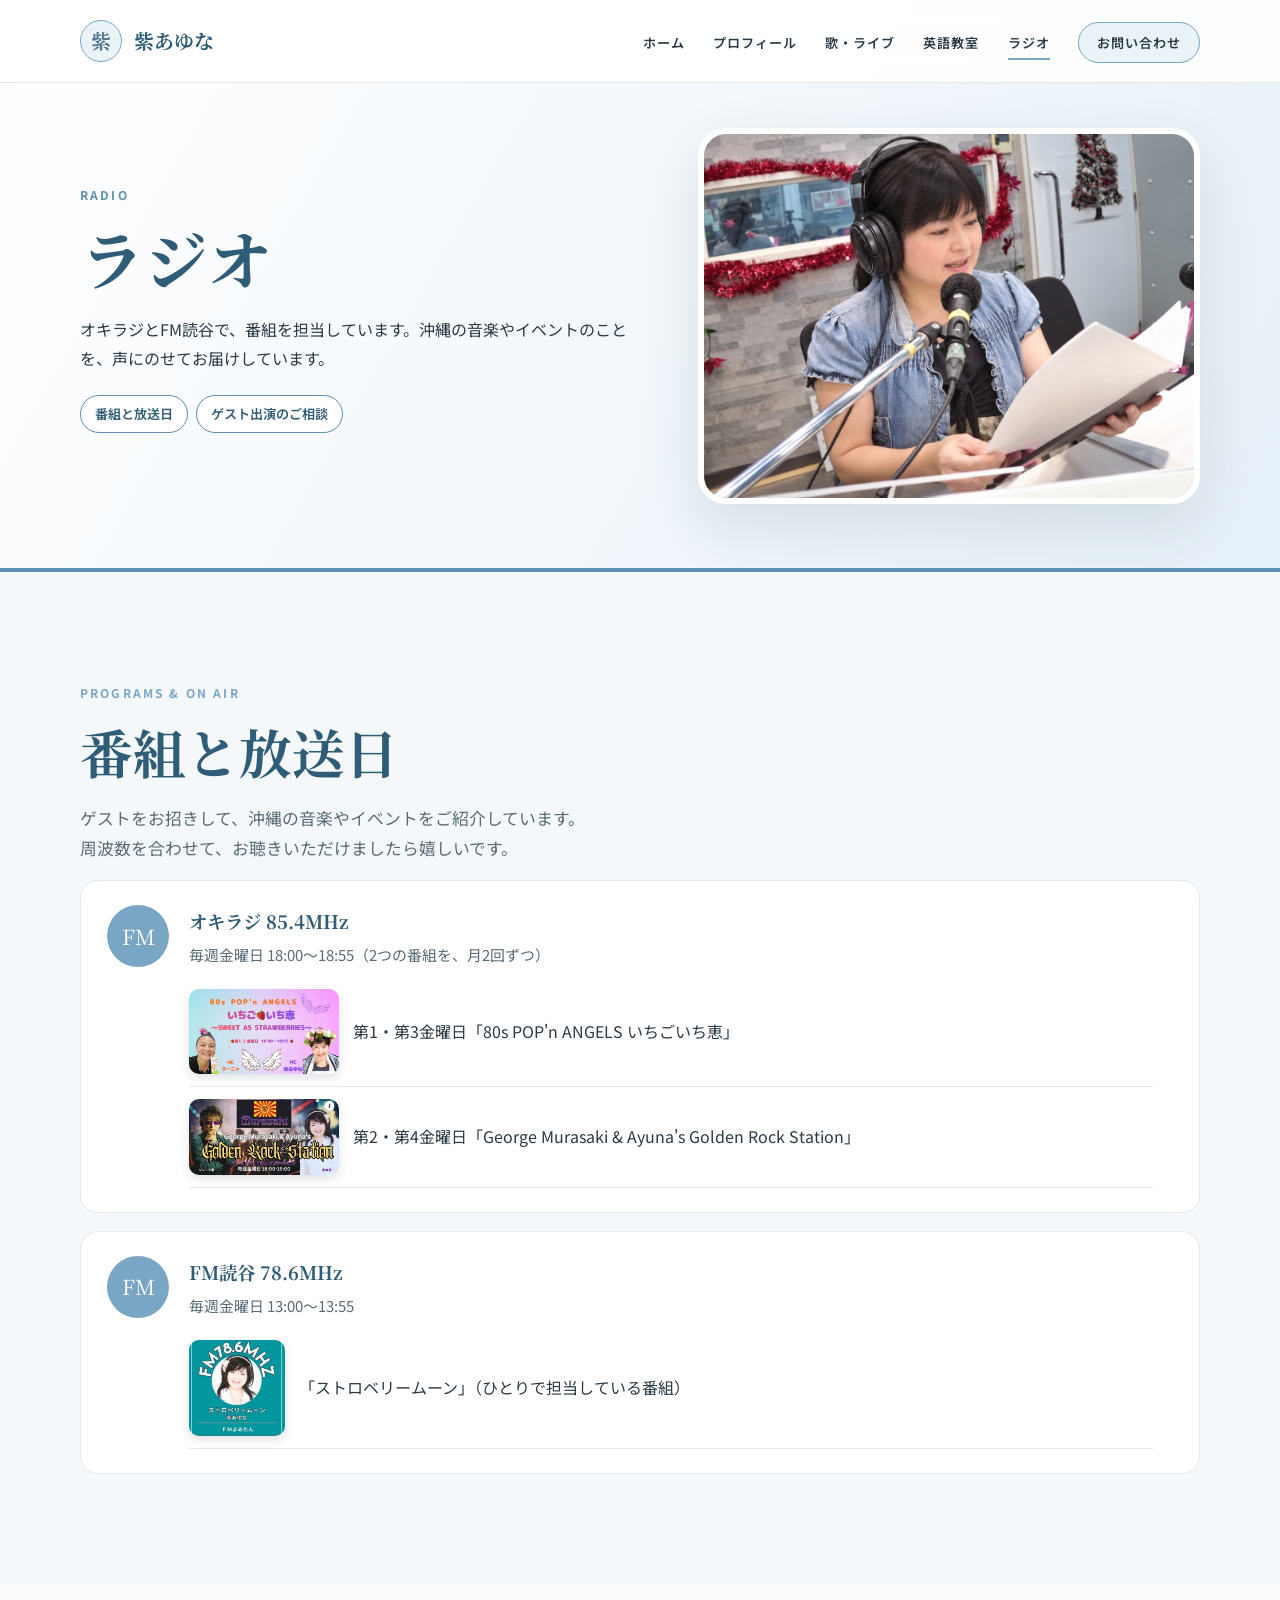
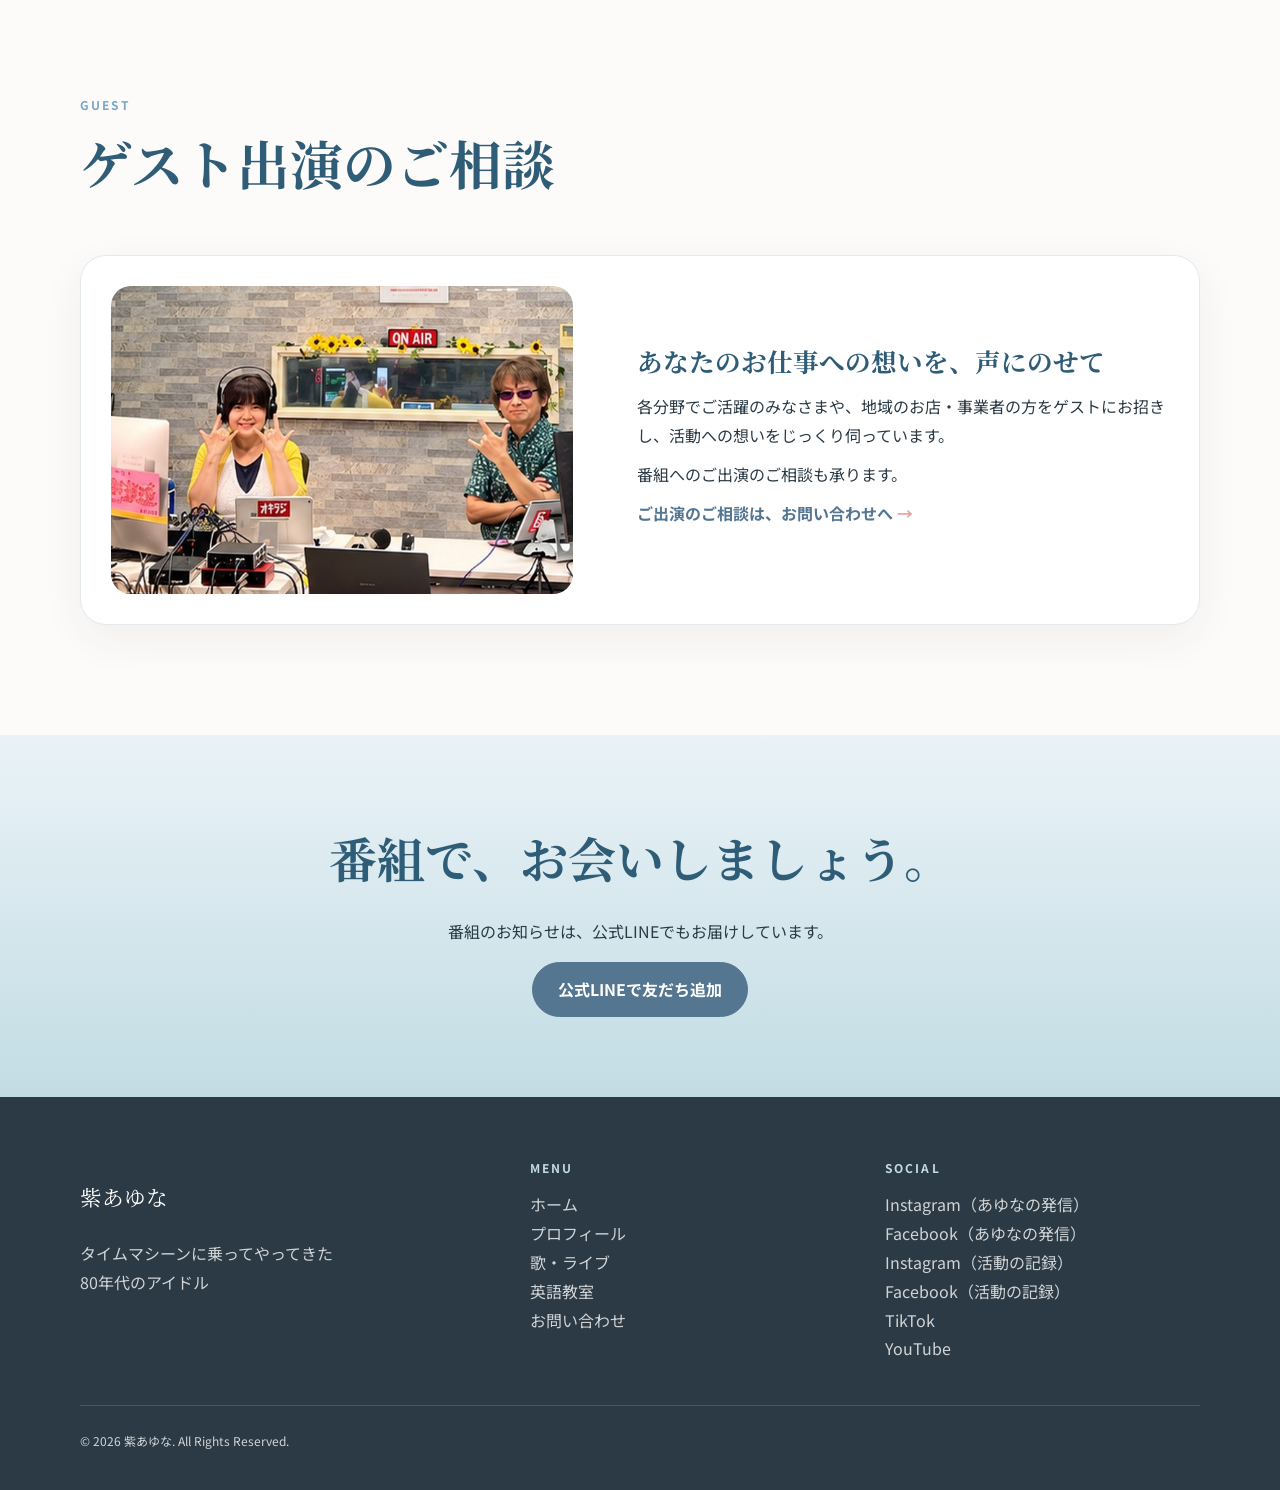
<file: radio.html>
<!doctype html>
<html lang="ja">
<head>
  <meta charset="utf-8">
  <meta name="viewport" content="width=device-width, initial-scale=1">
  <title>ラジオ｜オキラジ・FM読谷の担当番組と放送日｜紫あゆな</title>
  <meta name="description" content="紫あゆなが担当するラジオ番組と放送日。FM読谷「ストロベリームーン」、オキラジ「80s POP'n ANGELS いちごいち恵」「George Murasaki &amp; Ayuna's Golden Rock Station」。ゲスト出演のご相談も承ります。">
  <link rel="canonical" href="https://ayunamurasaki.github.io/hp/radio.html">
  <meta property="og:title" content="ラジオ｜オキラジ・FM読谷の担当番組と放送日｜紫あゆな">
  <meta property="og:description" content="紫あゆなが担当するラジオ番組と放送日。FM読谷「ストロベリームーン」、オキラジ「80s POP'n ANGELS いちごいち恵」「George Murasaki &amp; Ayuna's Golden Rock Station」。ゲスト出演のご相談も承ります。">
  <meta property="og:type" content="website">
  <meta property="og:url" content="https://ayunamurasaki.github.io/hp/radio.html">
  <meta property="og:site_name" content="紫あゆな 公式ホームページ">
  <meta property="og:image" content="https://ayunamurasaki.github.io/hp/assets/images/icon-portrait.jpg">
  <meta property="og:image:width" content="900">
  <meta property="og:image:height" content="900">
  <meta property="og:image:alt" content="紫あゆな">
  <meta name="twitter:card" content="summary">
  <link rel="stylesheet" href="assets/css/style.css?v=20261018">
</head>
<body class="theme-radio">
  <a class="skip-link" href="#main">本文へ移動</a>
  <header class="site-header">
    <nav class="container nav-wrap" aria-label="メインナビゲーション">
      <a class="brand" href="index.html"><span class="brand-mark">紫</span><span>紫あゆな</span></a>
      <button class="menu-toggle" type="button" aria-controls="global-menu" aria-expanded="false" aria-label="メニューを開く"><span></span><span></span><span></span></button>
      <ul class="nav-list" id="global-menu">
        <li><a href="index.html">ホーム</a></li><li><a href="about.html">プロフィール</a></li><li><a href="live.html">歌・ライブ</a></li><li><a href="english.html">英語教室</a></li><li><a href="radio.html" aria-current="page">ラジオ</a></li><li><a class="nav-cta" href="contact.html">お問い合わせ</a></li>
      </ul>
    </nav>
  </header>

  <main id="main">
    <section class="face-hero">
      <div class="container">
        <div><p class="eyebrow">Radio</p><h1>ラジオ</h1><p>オキラジとFM読谷で、番組を担当しています。沖縄の音楽やイベントのことを、声にのせてお届けしています。</p><ul class="page-nav"><li><a href="#programs">番組と放送日</a></li><li><a href="#guest">ゲスト出演のご相談</a></li></ul></div>
        <figure><img src="assets/images/radio.jpg" alt="ラジオのスタジオで原稿を読む紫あゆな"></figure>
      </div>
    </section>
    <section class="section section-soft" id="programs">
      <div class="container">
        <p class="eyebrow">Programs &amp; On Air</p>
        <h2 class="section-title">番組と放送日</h2>
        <p class="lead">ゲストをお招きして、沖縄の音楽やイベントをご紹介しています。<br>周波数を合わせて、お聴きいただけましたら嬉しいです。</p>
        <div class="entry-list">
          <div class="entry static reveal"><span class="entry-mark" aria-hidden="true">FM</span><div><h3>オキラジ 85.4MHz</h3><p>毎週金曜日 18:00〜18:55<span class="nw">（2つの番組を、月2回ずつ）</span></p>
            <ul class="program-list">
              <li class="has-thumb"><img class="program-thumb" src="assets/images/radio-thumb-ichigo.jpg" alt="番組「80s POP'n ANGELS いちごいち恵」のサムネイル" loading="lazy"><span>第1・第3金曜日「80s POP'n ANGELS いちごいち恵」</span></li>
              <li class="has-thumb"><img class="program-thumb" src="assets/images/radio-thumb-golden.jpg" alt="番組「George Murasaki &amp; Ayuna's Golden Rock Station」のサムネイル" loading="lazy"><span>第2・第4金曜日「George Murasaki &amp; Ayuna's Golden Rock Station」</span></li>
            </ul></div></div>
          <div class="entry static reveal"><span class="entry-mark" aria-hidden="true">FM</span><div><h3>FM読谷 78.6MHz</h3><p>毎週金曜日 13:00〜13:55</p>
            <ul class="program-list">
              <li class="has-thumb"><img class="program-thumb square" src="assets/images/radio-thumb-strawberry.jpg" alt="番組「ストロベリームーン」のサムネイル" loading="lazy"><span>「ストロベリームーン」（ひとりで担当している番組）</span></li>
            </ul></div></div>
        </div>
      </div>
    </section>
    <section class="section" id="guest-sec">
      <div class="container">
        <p class="eyebrow">Guest</p>
        <h2 class="section-title">ゲスト出演のご相談</h2>
        
        <ol class="story">
          <li class="story-item reveal" id="guest">
            <figure class="story-media" style="margin:0"><img src="assets/images/hist-okiradi.jpg" alt="オキラジのスタジオで共演者と並ぶ紫あゆな" loading="lazy"></figure>
            <div>
              <h3><span class="nw">あなたのお仕事への想いを、</span><span class="nw">声にのせて</span></h3>
              <p>各分野でご活躍のみなさまや、地域のお店・事業者の方をゲストにお招きし、活動への想いをじっくり伺っています。</p>
              <p>番組へのご出演のご相談も承ります。</p>
              <p><a class="link-arrow" href="contact.html">ご出演のご相談は、お問い合わせへ</a></p>
            </div>
          </li>
        </ol>
      </div>
    </section>
    <section class="cta-section"><div class="container"><h2><span class="nw">番組で、</span><span class="nw">お会いしましょう。</span></h2><p>番組のお知らせは、公式LINEでもお届けしています。</p><a class="btn btn-primary" href="https://lin.ee/VMailZP" target="_blank" rel="noopener">公式LINEで友だち追加</a></div></section>

  </main>

  <footer class="site-footer"><div class="container"><div class="footer-grid"><div><p class="footer-brand">紫あゆな</p><p>タイムマシーンに乗ってやってきた<br>80年代のアイドル</p></div><div><p class="eyebrow">Menu</p><ul class="footer-nav"><li><a href="index.html">ホーム</a></li><li><a href="about.html">プロフィール</a></li><li><a href="live.html">歌・ライブ</a></li><li><a href="english.html">英語教室</a></li><li><a href="contact.html">お問い合わせ</a></li></ul></div><div><p class="eyebrow">Social</p><ul class="footer-nav"><li><a href="https://www.instagram.com/ayuna.80idol/" target="_blank" rel="noopener">Instagram（あゆなの発信）</a></li><li><a href="https://www.facebook.com/profile.php?id=100083319112403" target="_blank" rel="noopener">Facebook（あゆなの発信）</a></li><li><a href="https://www.instagram.com/369murasakiayuna/" target="_blank" rel="noopener">Instagram（活動の記録）</a></li><li><a href="https://www.facebook.com/profile.php?id=100011735827150" target="_blank" rel="noopener">Facebook（活動の記録）</a></li><li><a href="https://www.tiktok.com/@user3553281297065" target="_blank" rel="noopener">TikTok</a></li><li><a href="https://www.youtube.com/@%E7%B4%AB%E3%81%82%E3%82%86%E3%81%AA" target="_blank" rel="noopener">YouTube</a></li></ul></div></div><p class="copyright">© <span data-year>2026</span> 紫あゆな. All Rights Reserved.</p></div></footer>
  <script src="assets/js/common.js"></script>
</body>
</html>
</file>
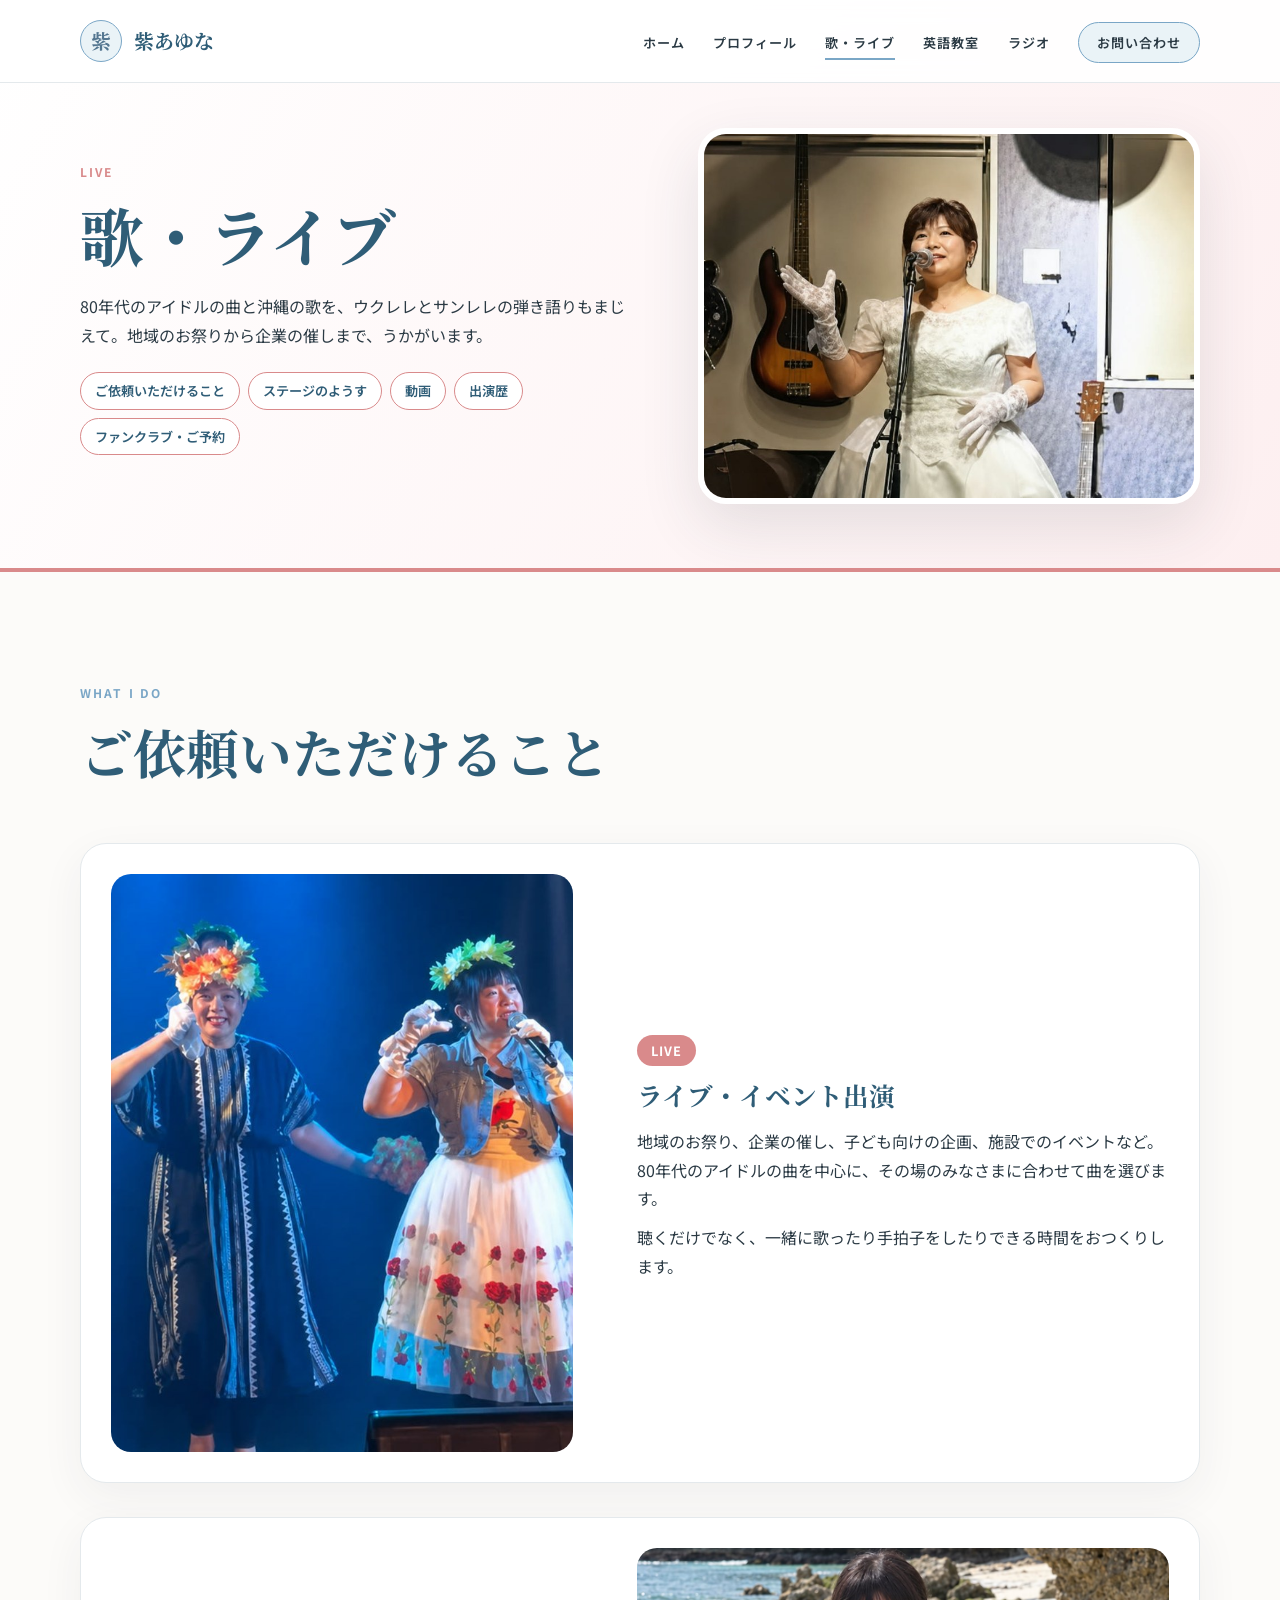
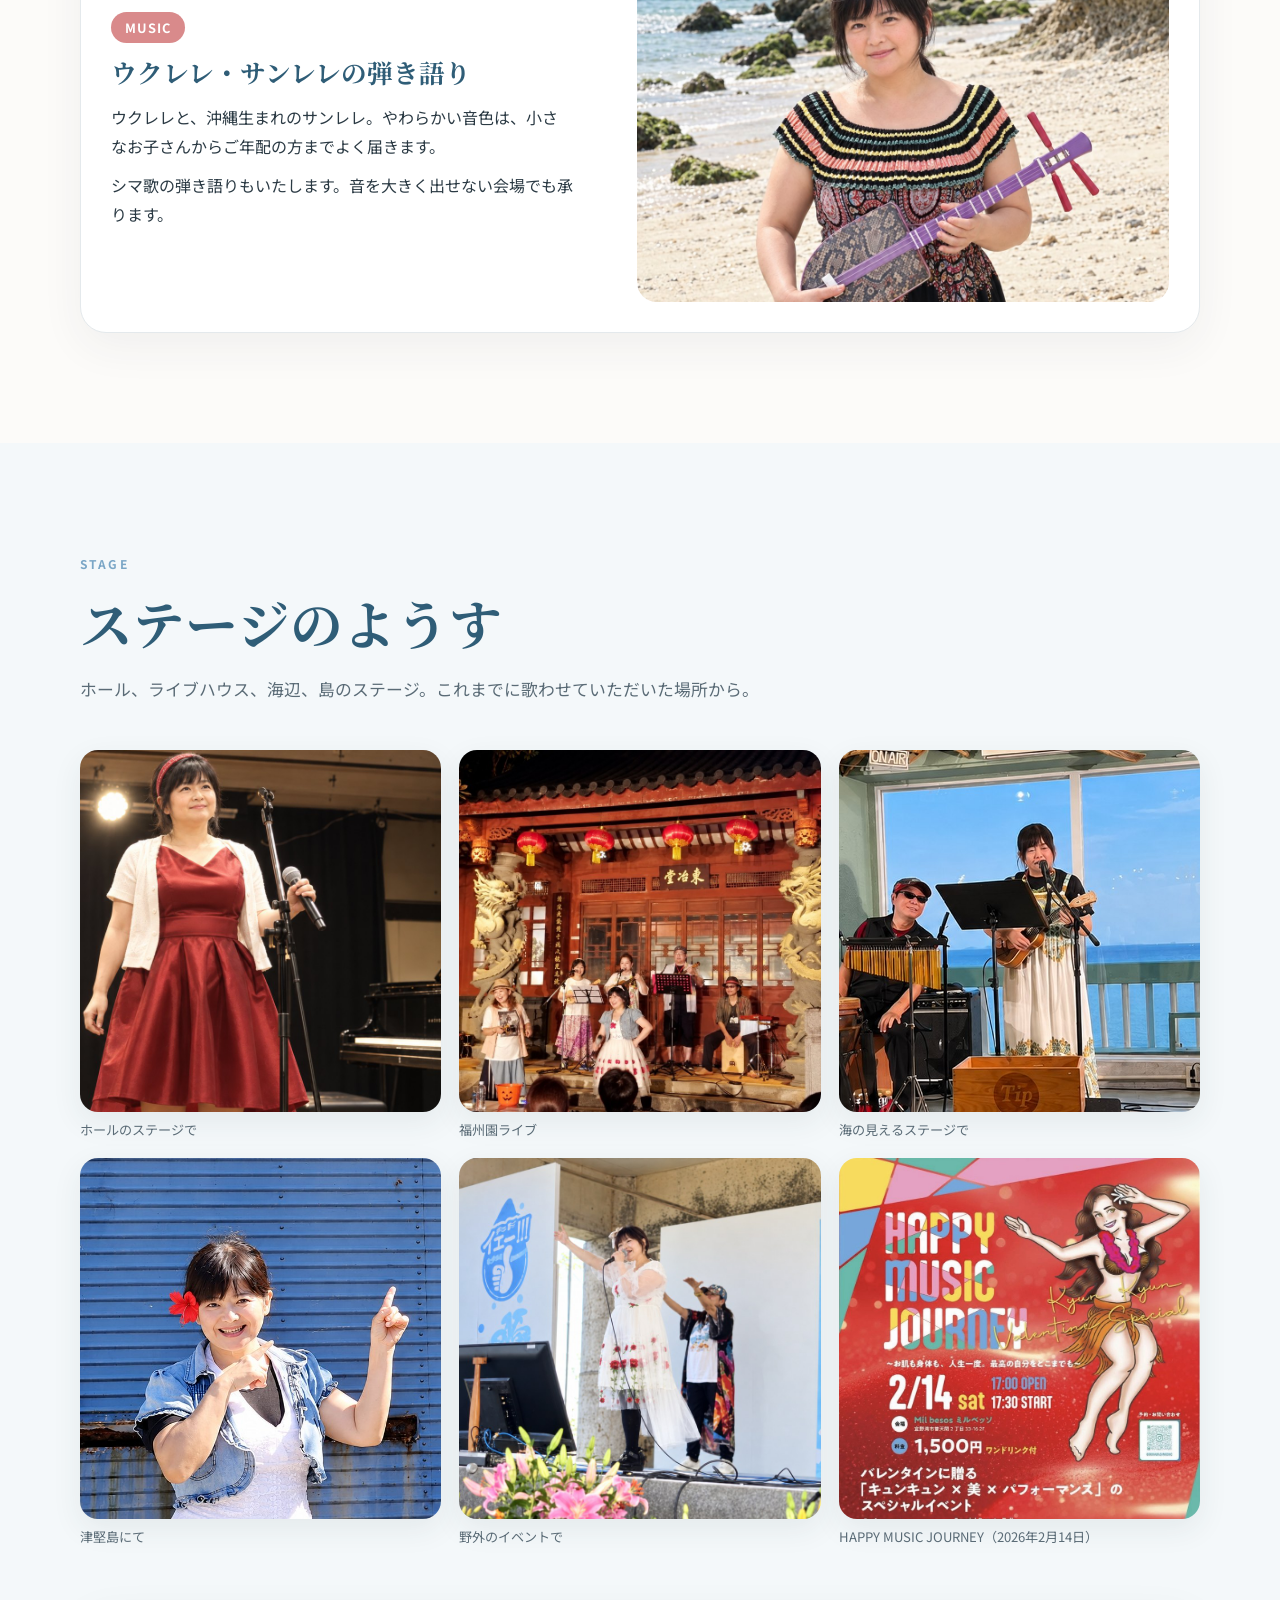
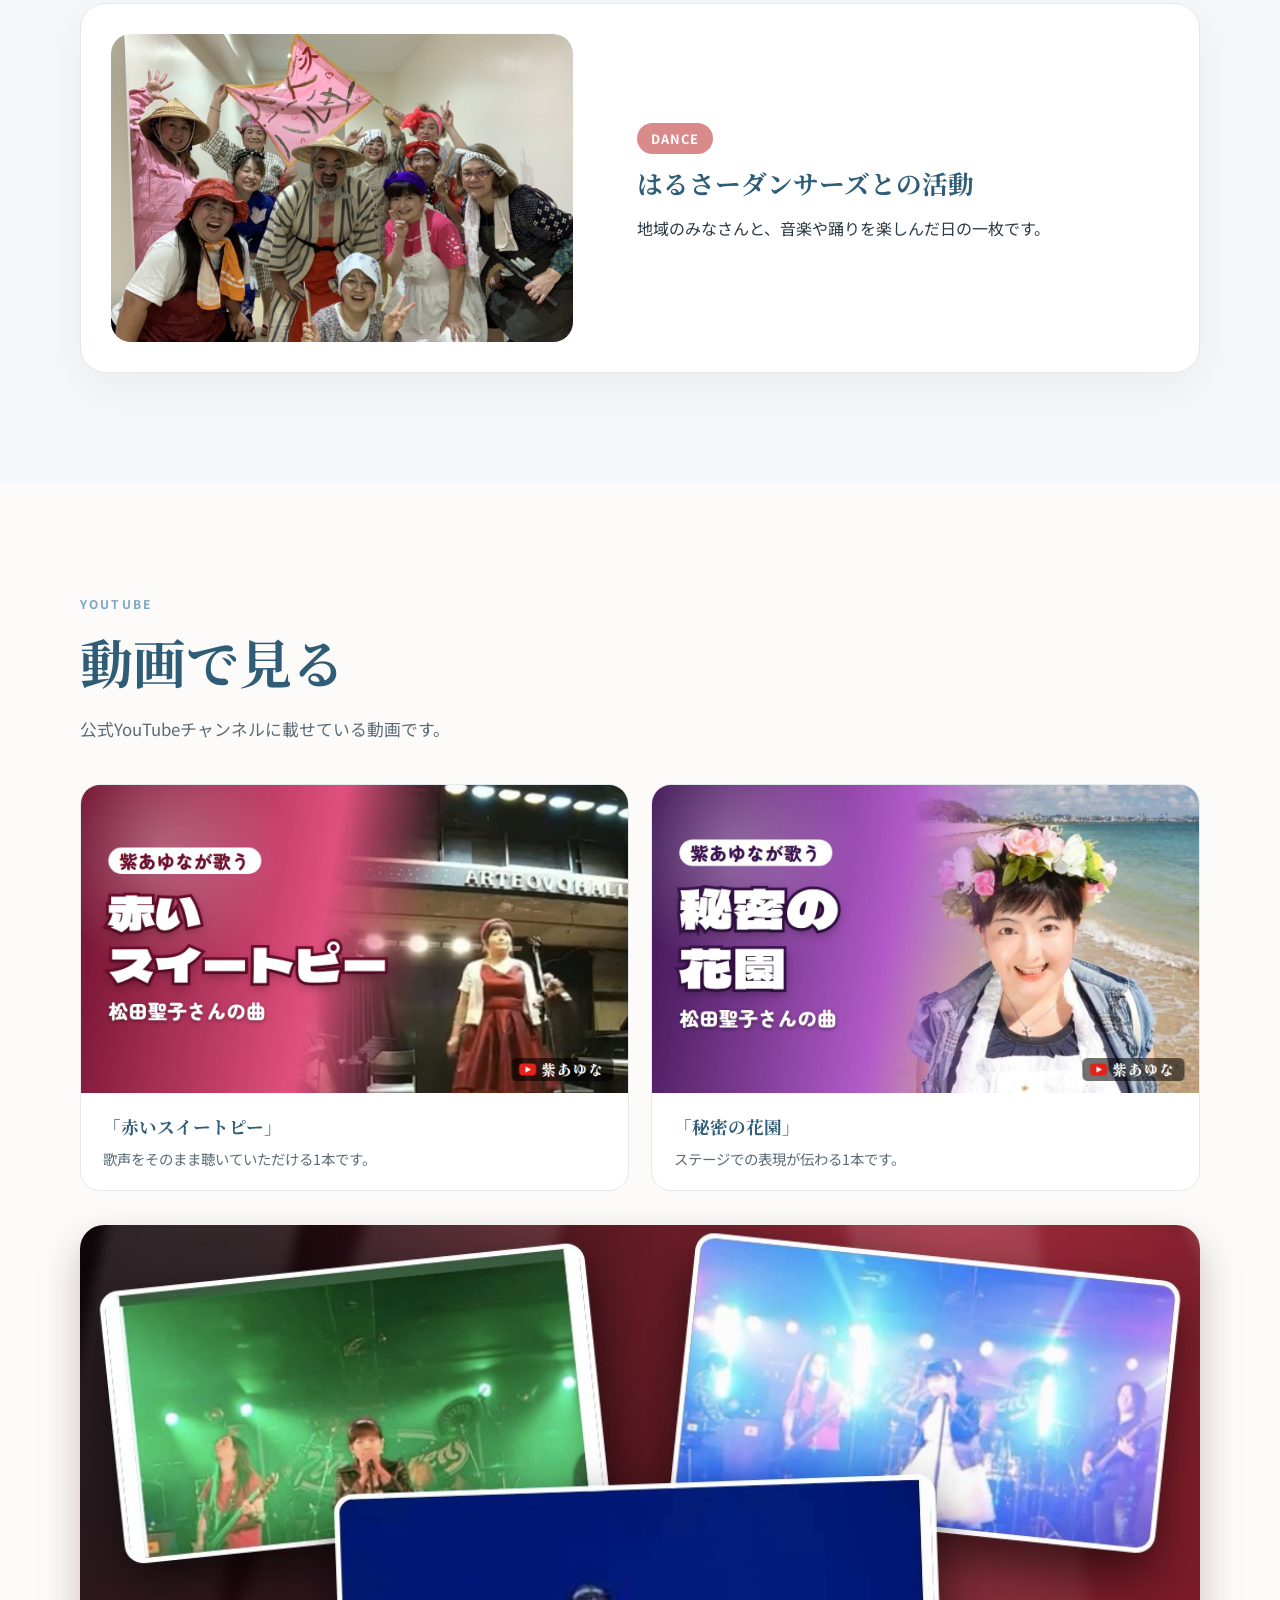
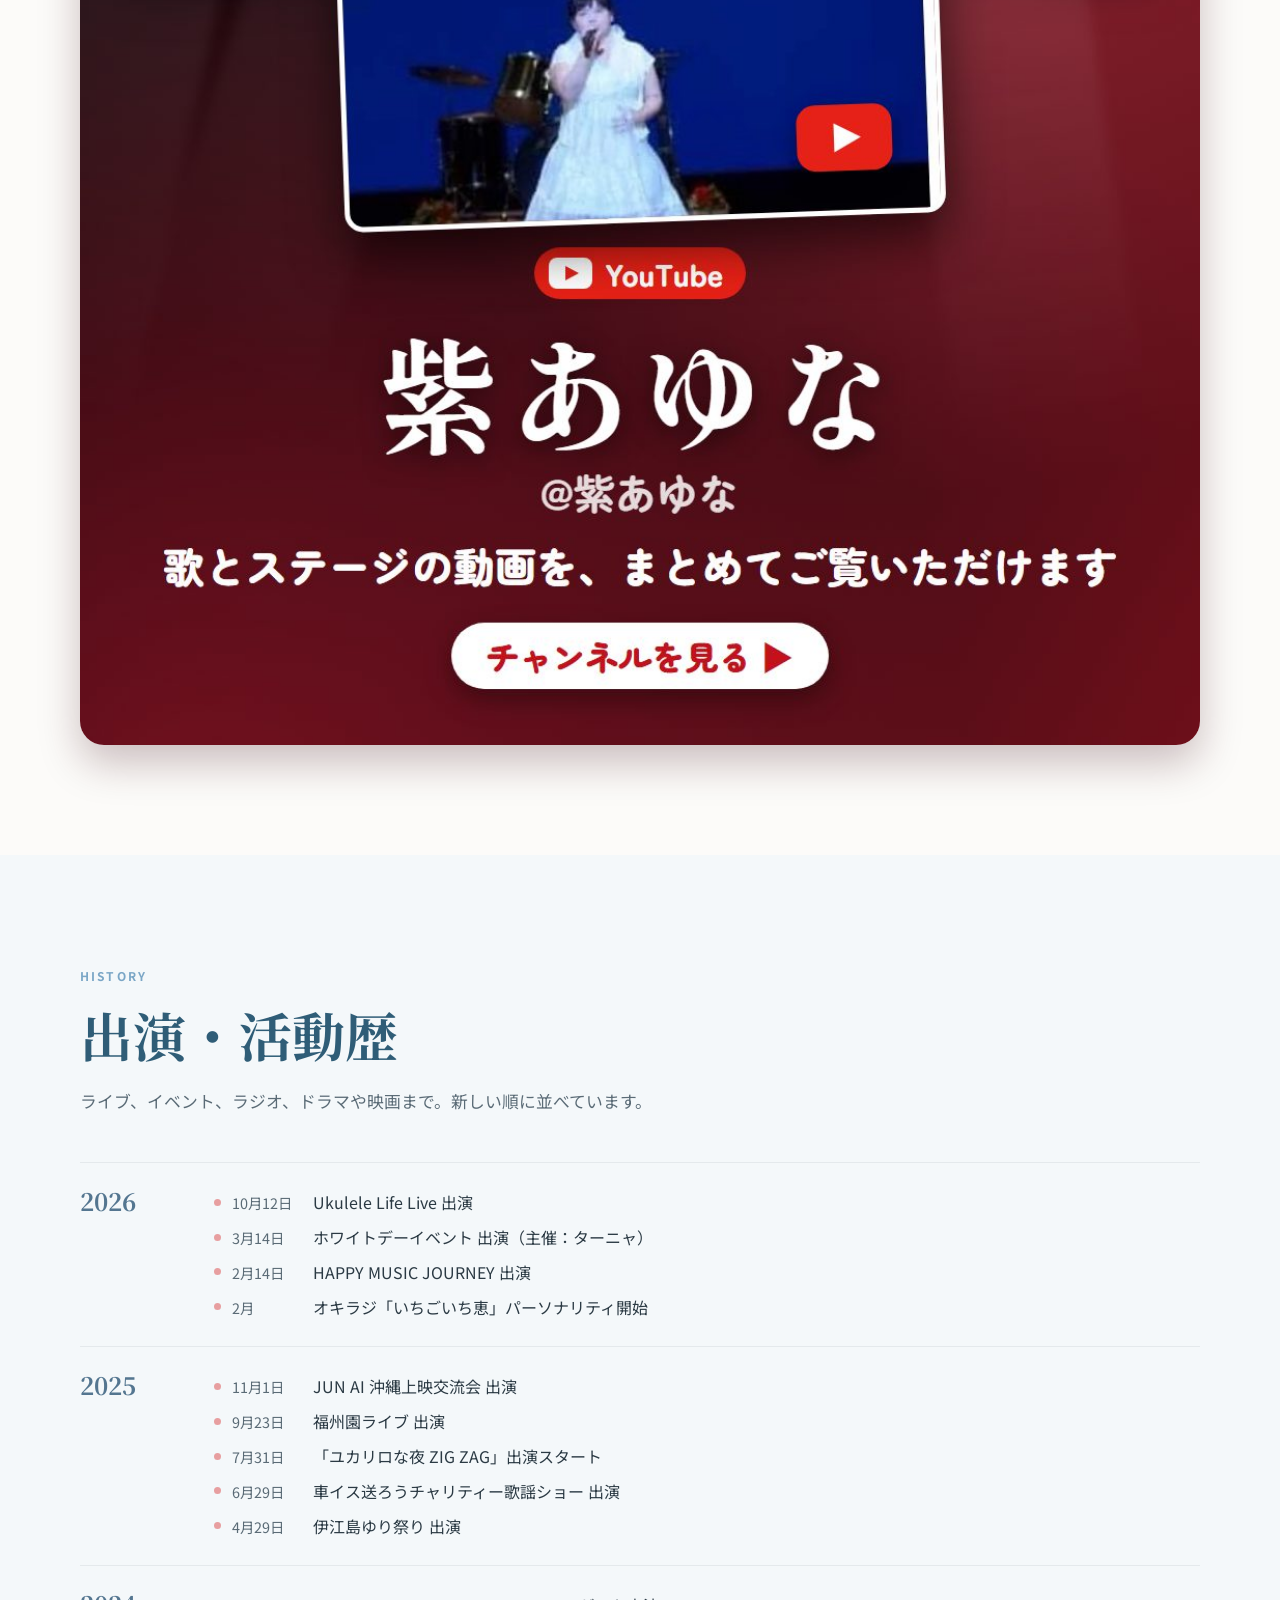
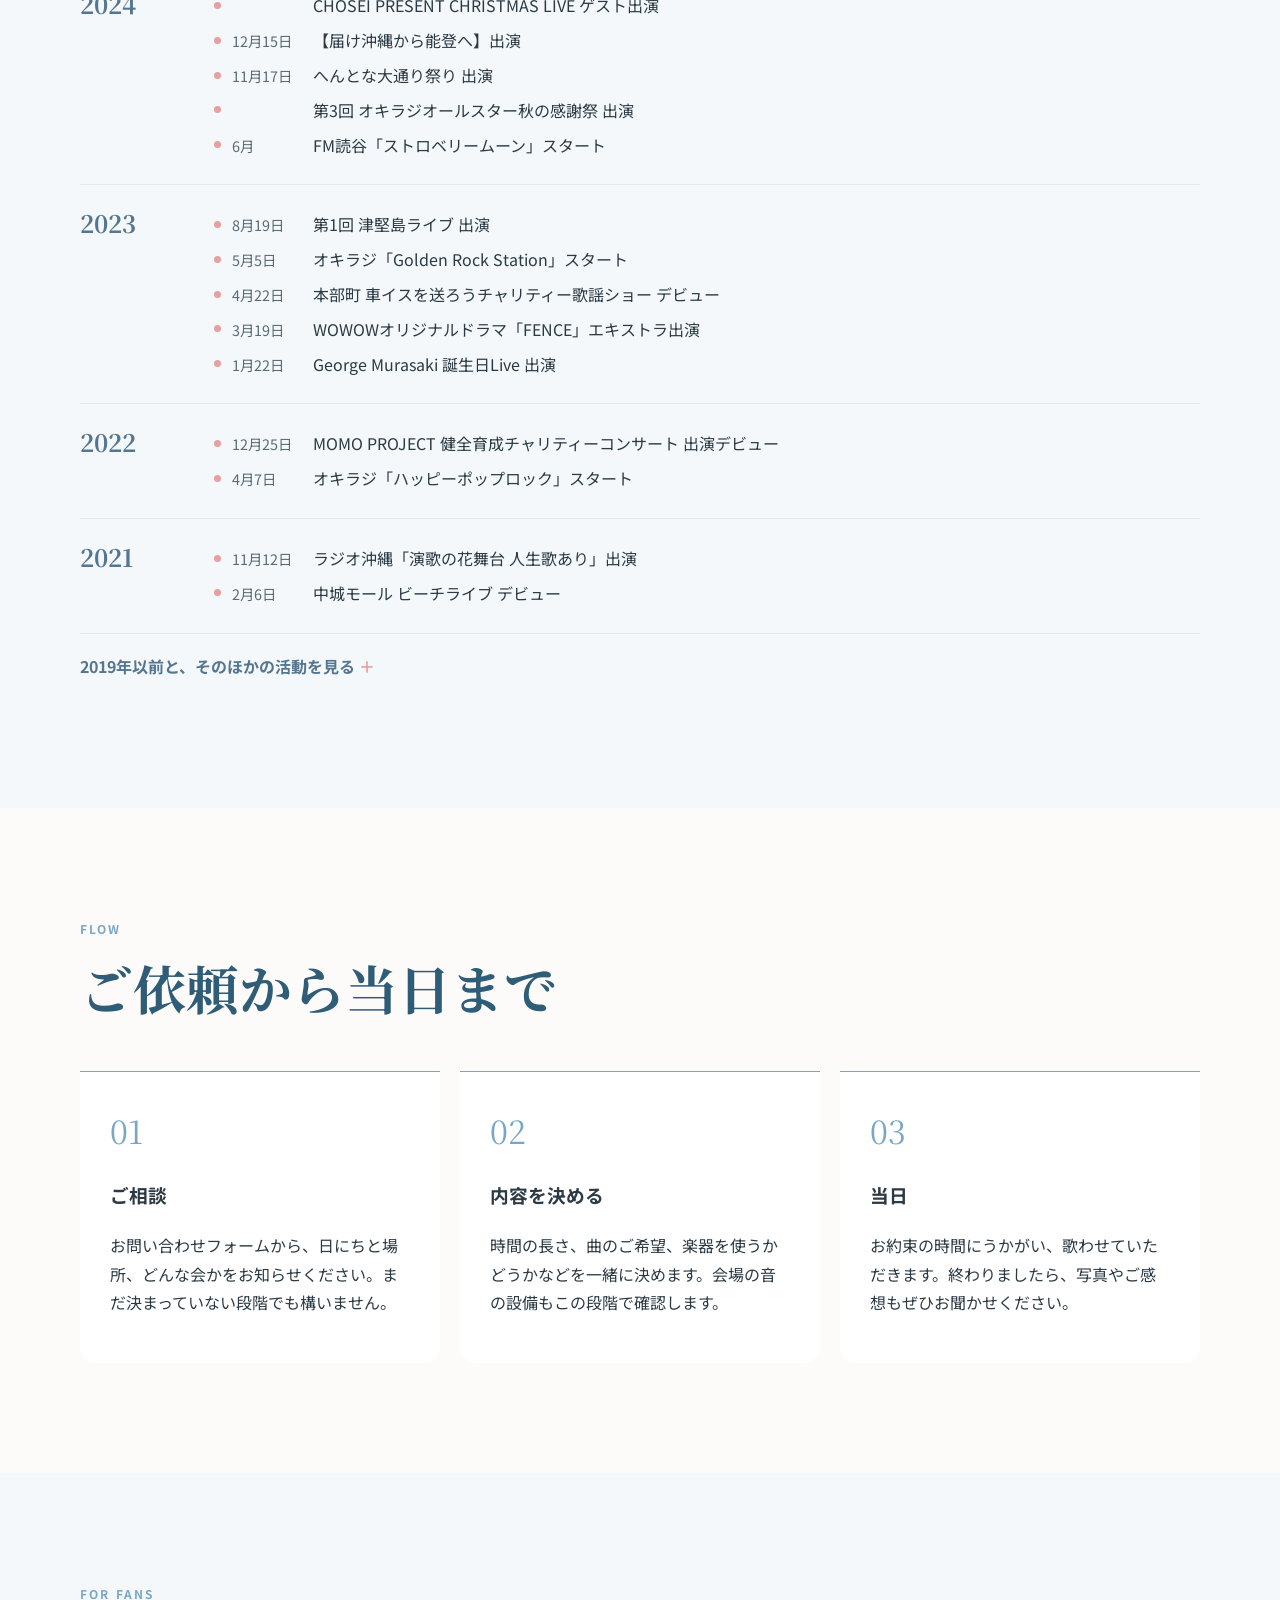
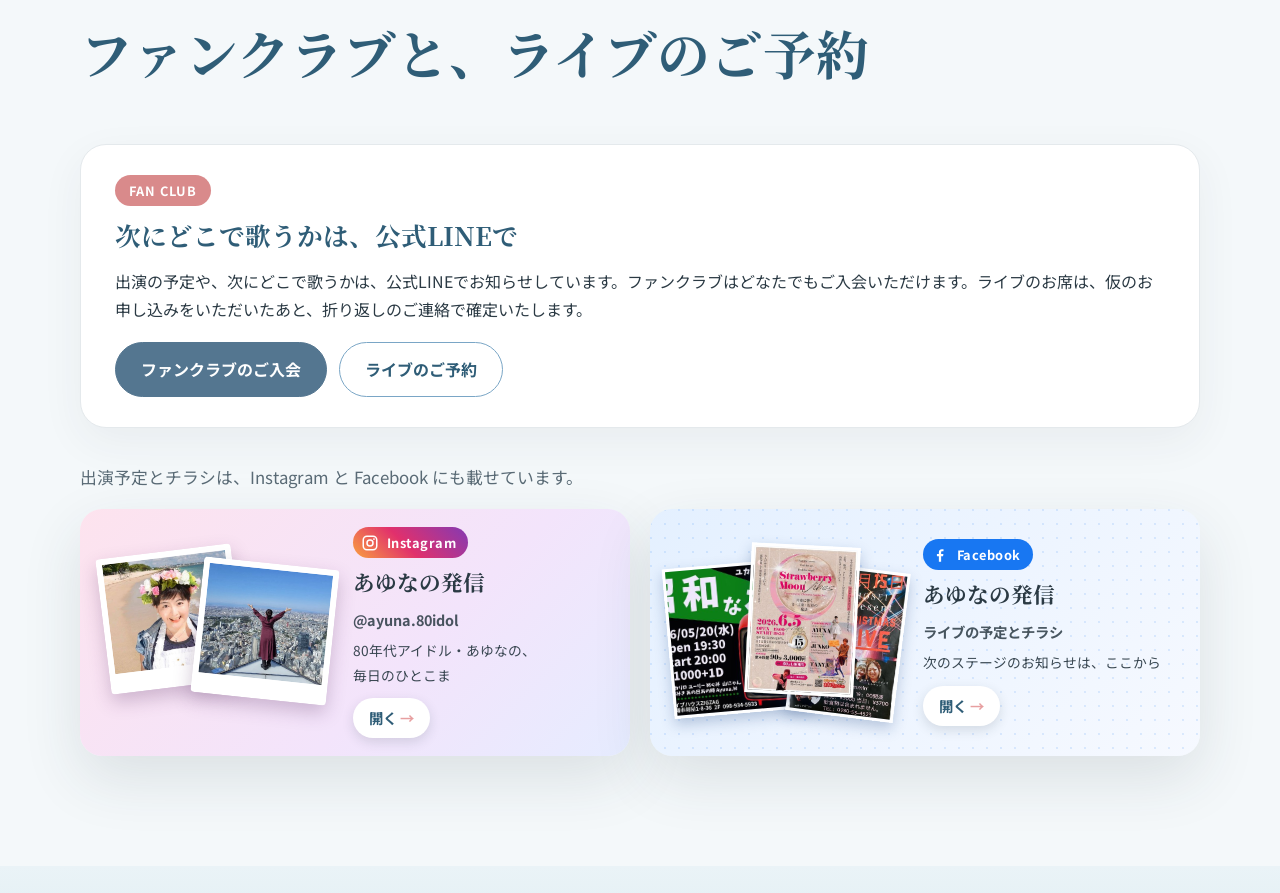
<file: service.html>
<!doctype html>
<html lang="ja">
<head>
  <meta charset="utf-8">
  <meta name="robots" content="noindex">
  <title>ページを移しました｜紫あゆな</title>
  <link rel="canonical" href="https://ayunamurasaki.github.io/hp/live.html">
  <meta http-equiv="refresh" content="0; url=live.html">
  <script>var m={'#visit':'english.html#visit','#radio':'radio.html','#english':'english.html','#live':'live.html'};location.replace(m[location.hash]||'live.html');</script>
</head>
<body><p>このページは「<a href="live.html">歌・ライブ</a>」へ移しました。</p></body>
</html>
</file>
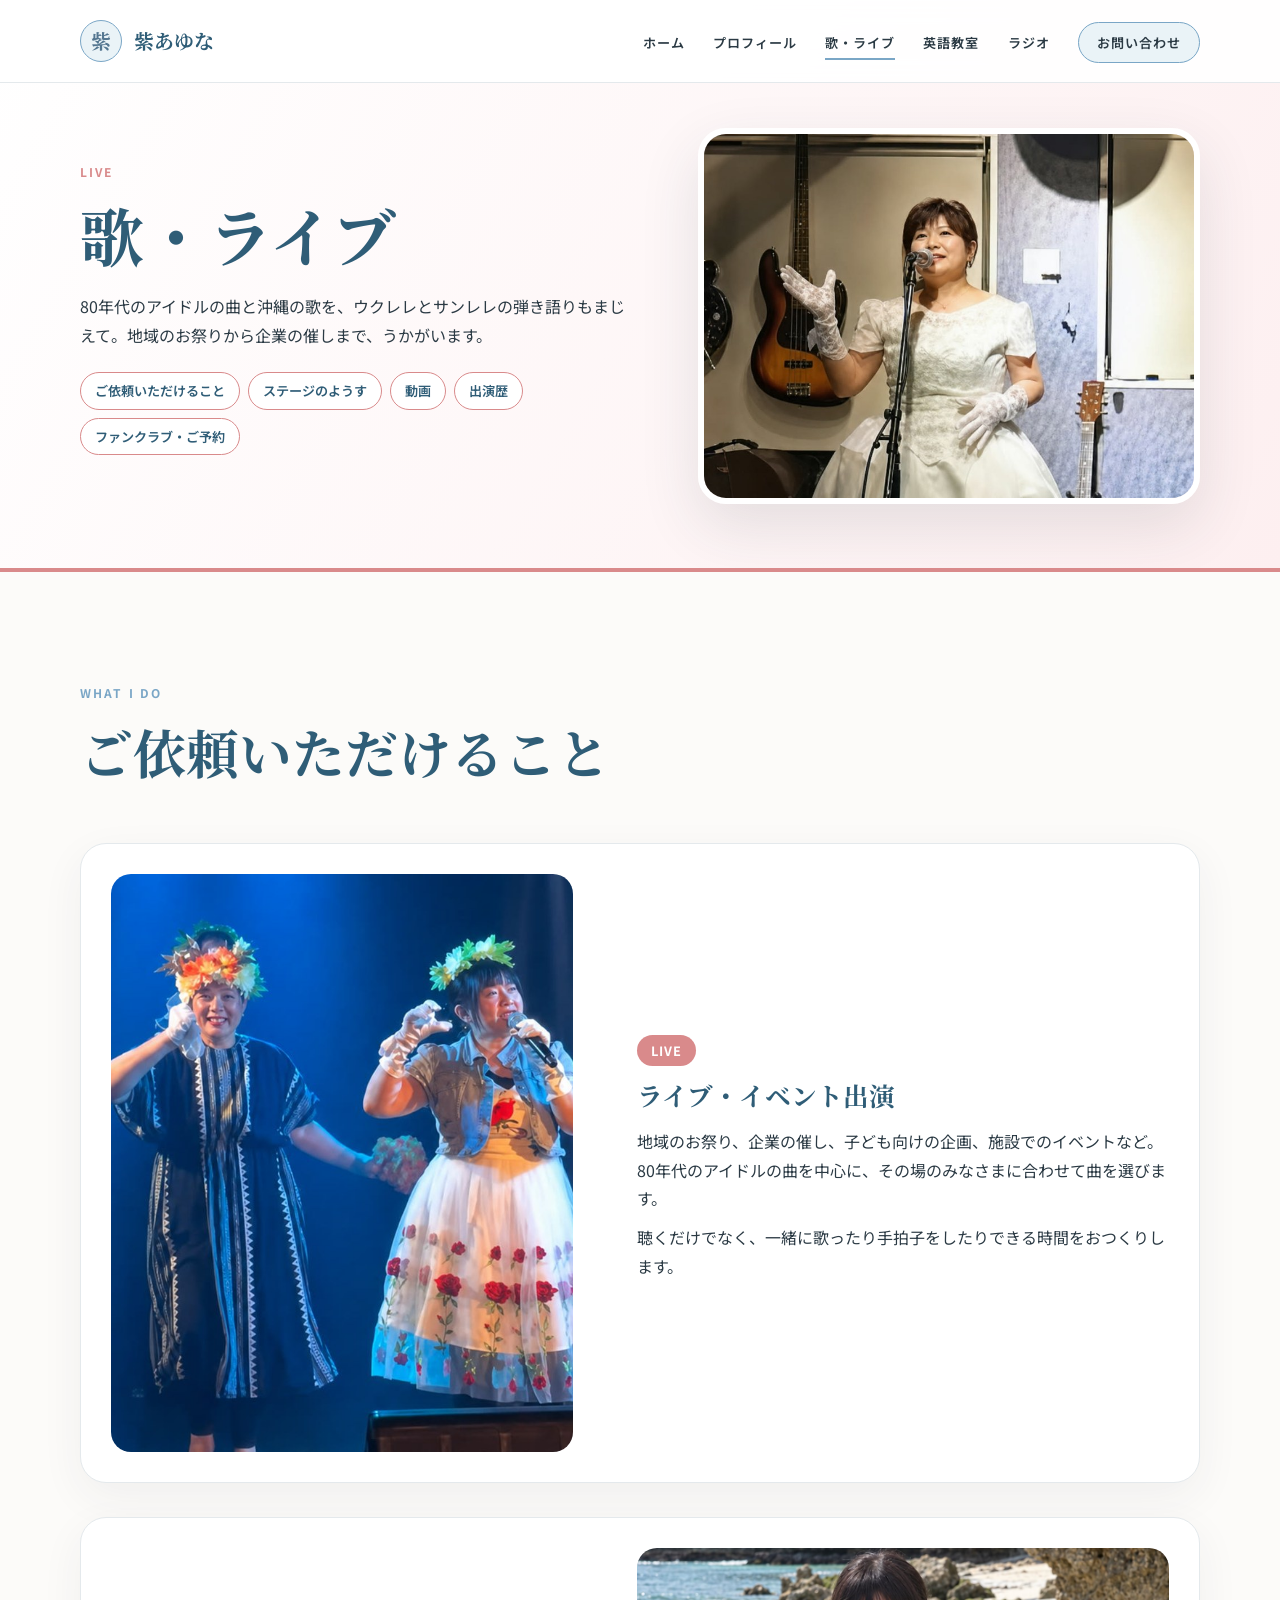
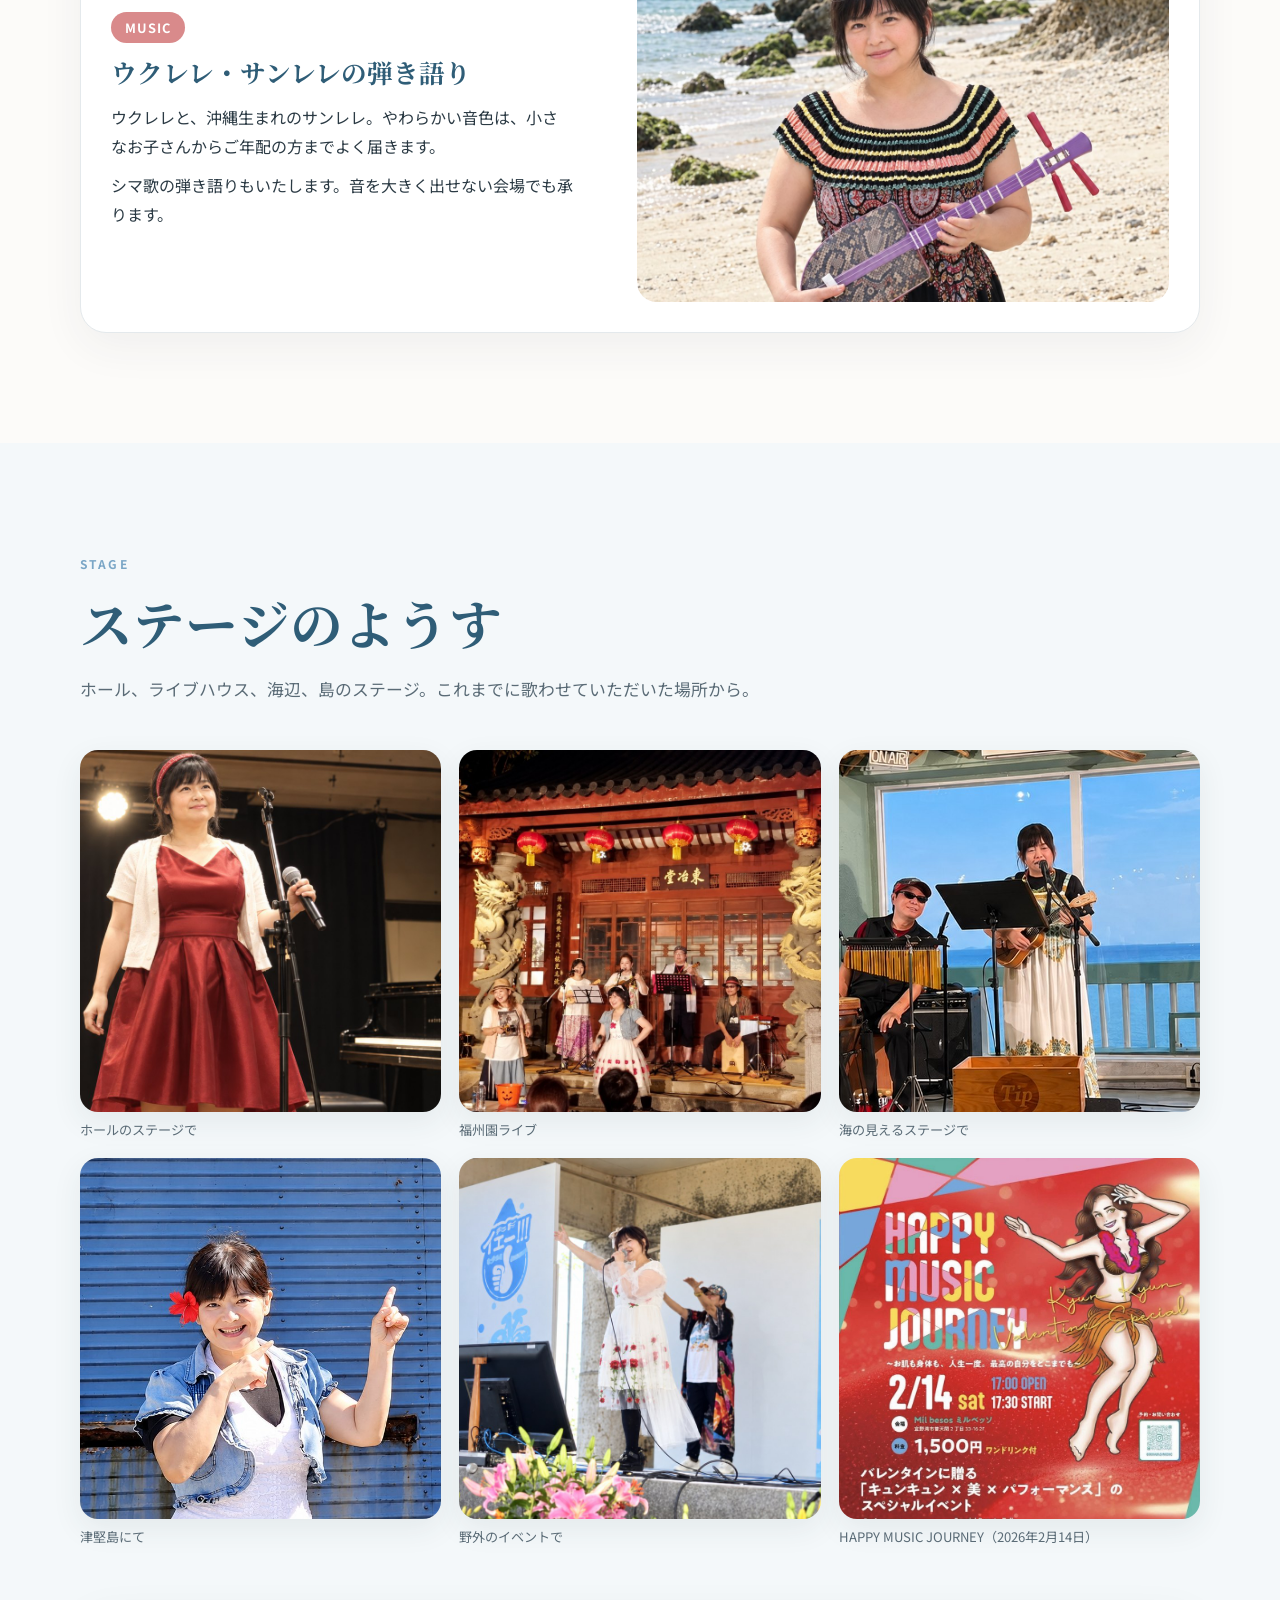
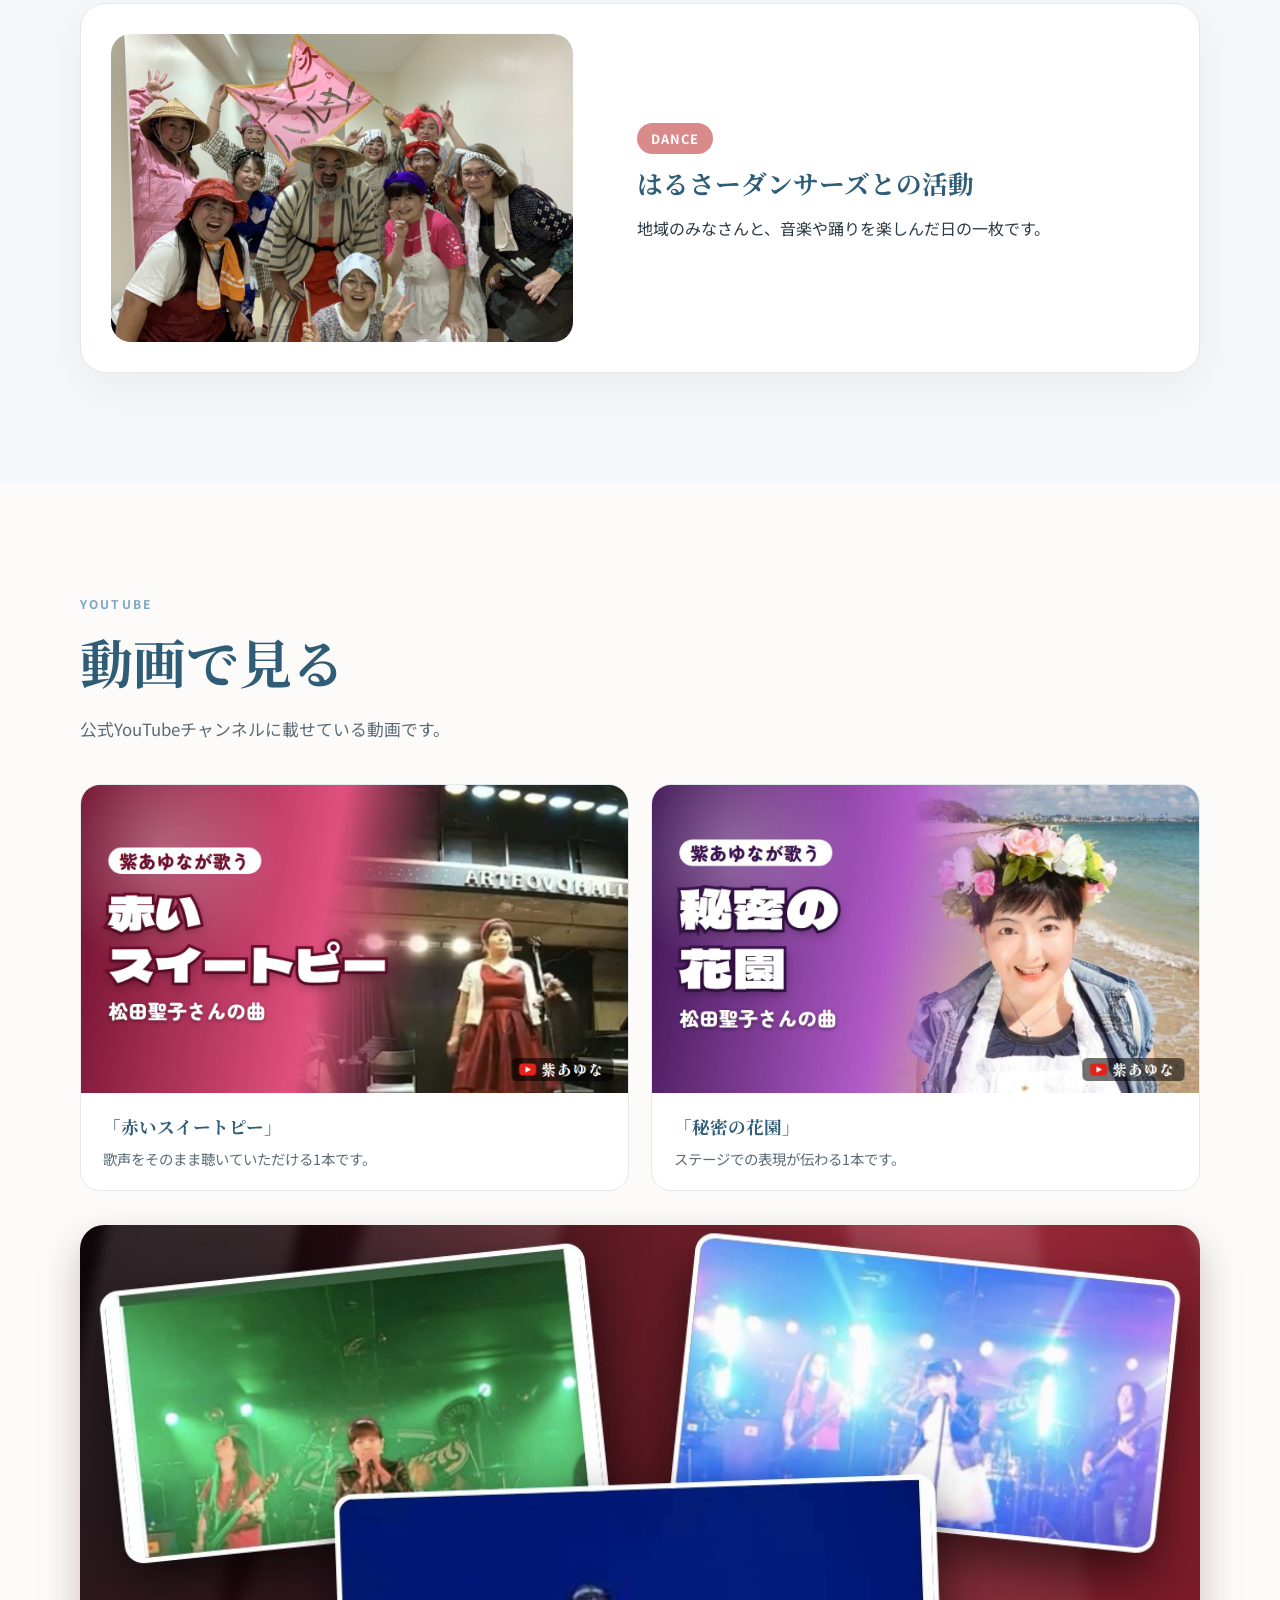
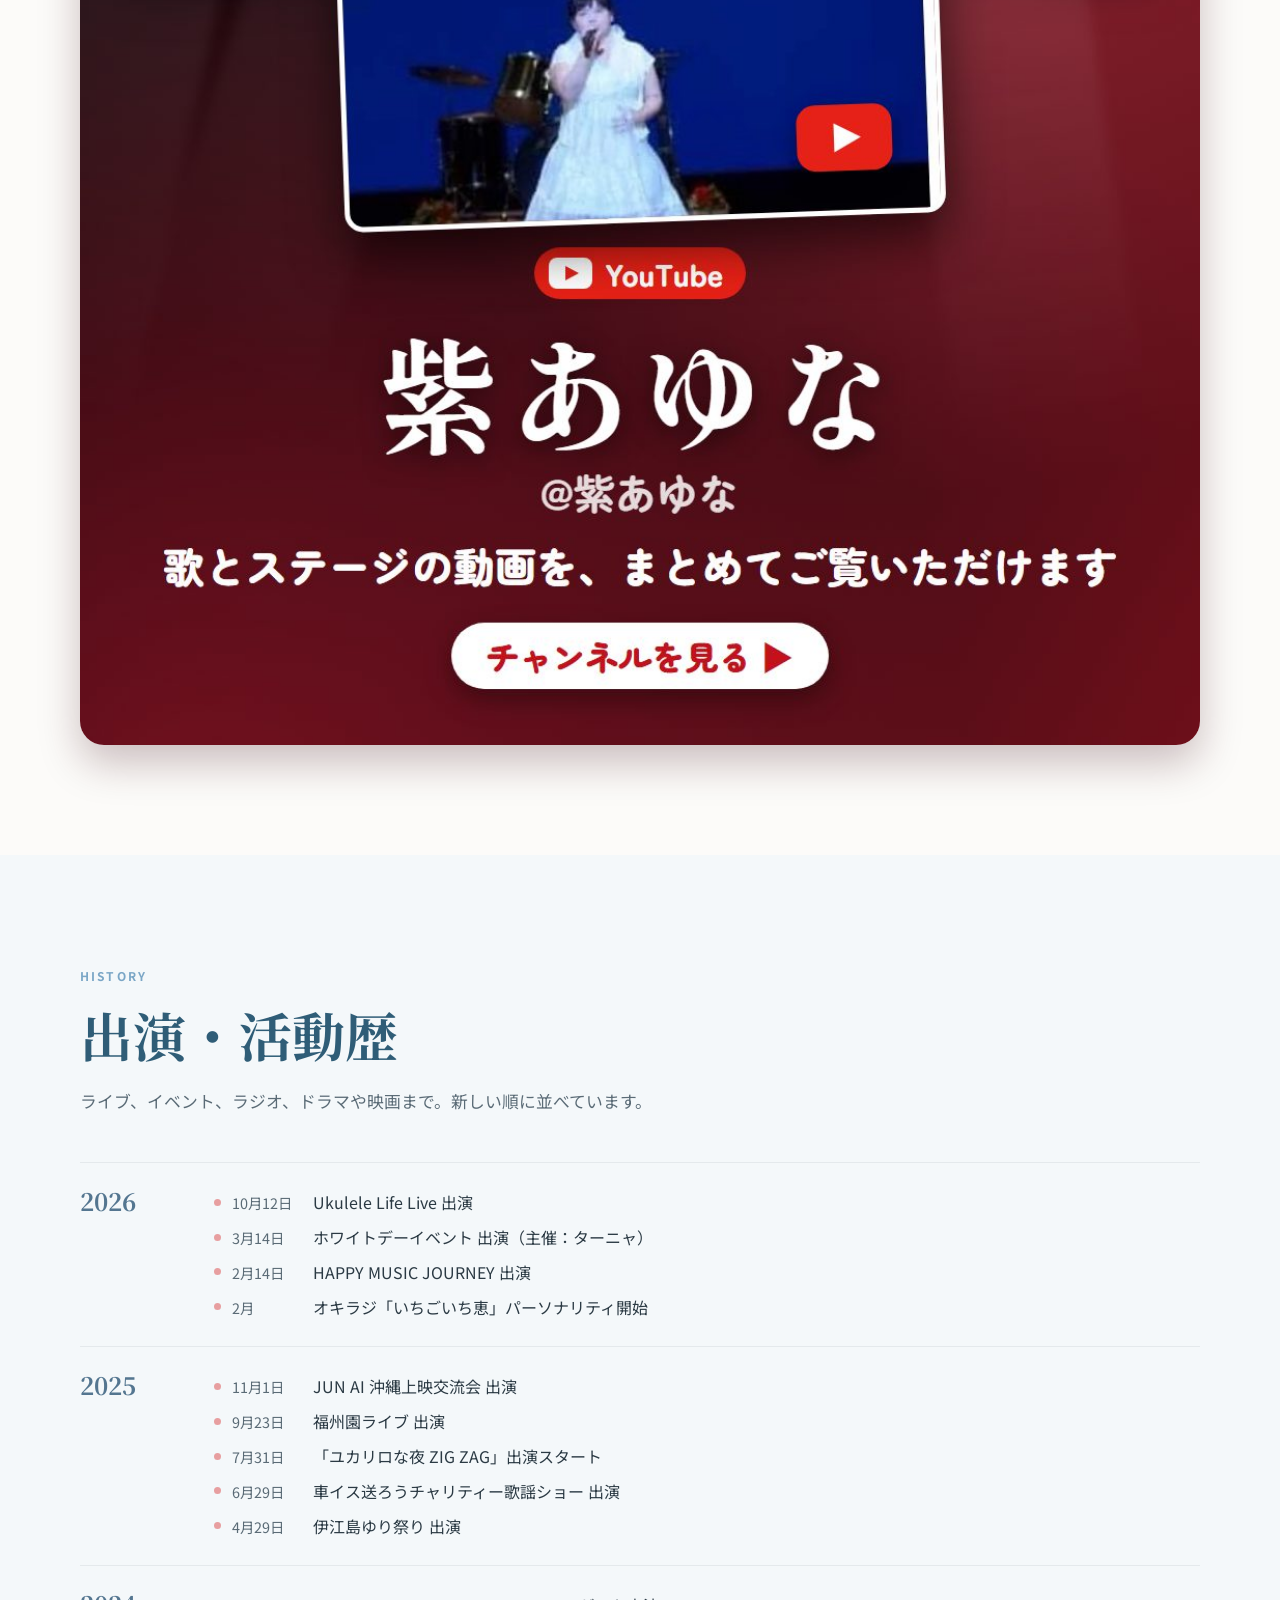
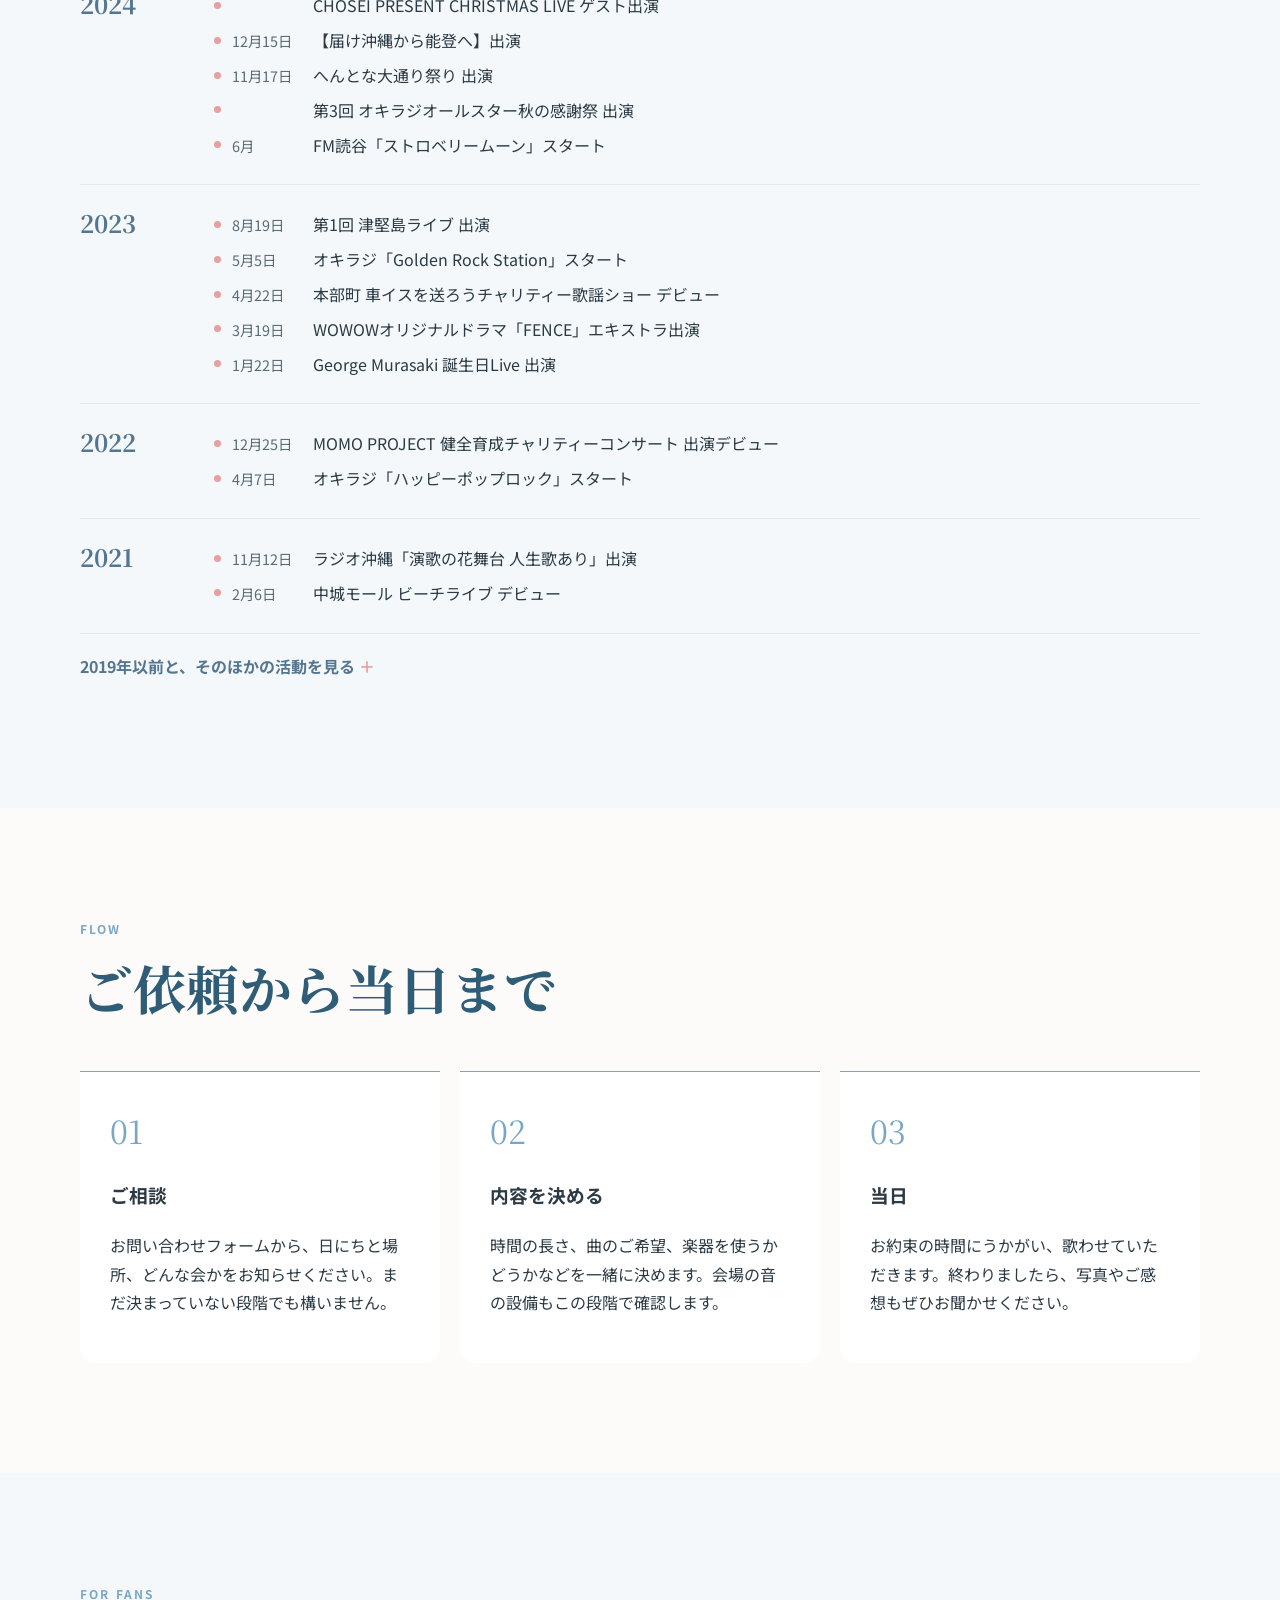
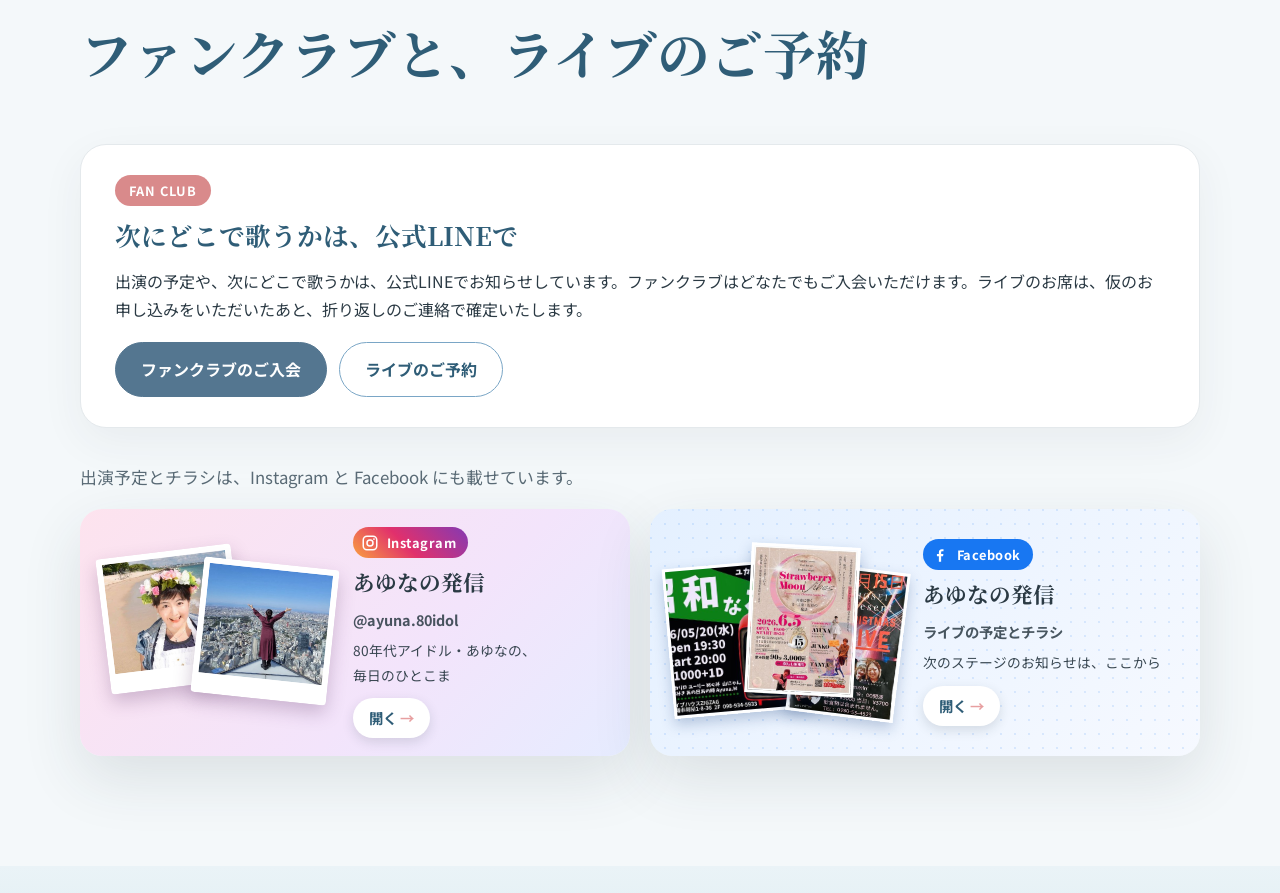
<file: works.html>
<!doctype html>
<html lang="ja">
<head>
  <meta charset="utf-8">
  <meta name="robots" content="noindex">
  <title>ページを移しました｜紫あゆな</title>
  <link rel="canonical" href="https://ayunamurasaki.github.io/hp/live.html#history">
  <meta http-equiv="refresh" content="0; url=live.html#history">
  <script>var m={'#visit':'english.html#visit','#radio':'radio.html','#english':'english.html','#live':'live.html'};location.replace(m[location.hash]||'live.html#history');</script>
</head>
<body><p>このページは「<a href="live.html#history">歌・ライブ（出演歴）</a>」へ移しました。</p></body>
</html>
</file>
<file: assets/css/style.css>
@import url('https://fonts.googleapis.com/css2?family=Noto+Sans+JP:wght@400;500;600;700&family=Noto+Serif+JP:wght@600;700&display=swap');

/* ============================================================
   紫あゆな 公式サイト V2
   様式（レイアウト・部品・クラス名）は V1（hp-site/）のまま。
   色だけを公式LINE側の淡い水色へ揃えている。
   配色の出どころ: C:\Projects\ayuna-fanclub-lp\index.html と
   C:\Projects\ayuna-english-lp\index.html の :root（--sea / --sky ほか）
   ご本人のご希望（2026-08-08）: 淡い水色をベースに、ハートのピンクと白
   ============================================================ */

:root {
  --sea: #7aa6c6;
  --sea-deep: #547690;
  --sea-ink: #2f5d77;
  --sky: #c2dce4;
  --sky-pale: #eaf3f7;
  --sand: #eed0c5;
  --coral: #e79fa0;
  --coral-pale: #fdeff0;
  --ink: #2b3a44;
  --muted: #5a6b76;
  --paper: #fcfbf9;
  --white: #fff;
  --line: #e4e9ec;
  --shadow: 0 22px 60px rgba(43, 58, 68, .12);
  --radius: 28px;
  --serif: "Noto Serif JP", serif;
  --sans: "Noto Sans JP", sans-serif;
}

* { box-sizing: border-box; }
html { scroll-behavior: smooth; }
body { margin: 0; color: var(--ink); background: var(--paper); font-family: var(--sans); line-height: 1.8; }
body.menu-open { overflow: hidden; }
/* height: auto を必ず添える。img の width/height 属性は高さの指定として効いてしまい、
   高さが auto でなくなると aspect-ratio が無視されて画像が縦に伸びる（2026-09-10 に発生） */
img { display: block; width: 100%; height: auto; }
a { color: inherit; text-decoration: none; }
button, input, select, textarea { font: inherit; }
button { cursor: pointer; }
.container { width: min(1120px, calc(100% - 40px)); margin-inline: auto; }
.eyebrow { margin: 0 0 12px; color: var(--sea); font-size: .75rem; font-weight: 700; letter-spacing: .18em; text-transform: uppercase; }
.section-title { margin: 0; color: var(--sea-ink); font-family: var(--serif); font-size: clamp(2rem, 5vw, 3.3rem); line-height: 1.35; }
.lead { color: var(--muted); font-size: 1.05rem; }
.skip-link { position: fixed; top: -80px; left: 20px; z-index: 1000; padding: 10px 18px; color: #fff; background: var(--sea-deep); }
.skip-link:focus { top: 10px; }

/* ヘッダーは常に白のすりガラス。V1は濃紫のヒーローに白文字を重ねていたが、
   ヒーローが淡い水色になったため、白文字では読めなくなる */
.site-header { position: fixed; inset: 0 0 auto; z-index: 100; border-bottom: 1px solid var(--line); background: rgba(255,255,255,.9); backdrop-filter: blur(14px); transition: .3s; }
.site-header.scrolled { background: rgba(255,255,255,.97); box-shadow: 0 8px 30px rgba(43,58,68,.08); }
.nav-wrap { display: flex; min-height: 82px; align-items: center; justify-content: space-between; gap: 24px; }
.brand { display: flex; align-items: center; gap: 12px; color: var(--sea-ink); font-family: var(--serif); font-size: 1.25rem; font-weight: 700; }
.brand-mark { display: grid; width: 42px; height: 42px; place-items: center; border: 1px solid var(--sea); border-radius: 50%; color: var(--sea-deep); background: var(--sky-pale); }
.nav-list { display: flex; align-items: center; gap: 28px; margin: 0; padding: 0; list-style: none; }
.nav-list a { position: relative; color: var(--ink); font-size: .82rem; font-weight: 600; letter-spacing: .08em; text-transform: uppercase; }
.nav-list a::after { content: ""; position: absolute; inset: auto 50% -8px; height: 2px; background: var(--sea); transition: .2s; }
.nav-list a:hover::after, .nav-list a[aria-current="page"]::after { left: 0; right: 0; }
.nav-cta { padding: 10px 18px; border: 1px solid var(--sea); border-radius: 999px; color: var(--sea-ink); background: var(--sky-pale); }
.menu-toggle { display: none; width: 46px; height: 46px; padding: 11px; border: 1px solid var(--line); border-radius: 50%; background: var(--sky-pale); }
.menu-toggle span { display: block; height: 2px; margin: 5px 0; background: var(--sea-ink); transition: .25s; }

/* ヒーロー。写真の上に白のベールをかけ、文字は濃い藍色にする。
   公式LINEのLP（ファンクラブ・英語教室）と同じ処理 */
.hero { position: relative; display: grid; min-height: 100svh; align-items: end; overflow: hidden; color: var(--ink); background: var(--sky-pale); }
.hero::before { content: ""; position: absolute; inset: 0; background: linear-gradient(180deg, rgba(255,255,255,.20) 0%, rgba(255,255,255,.55) 46%, rgba(252,251,249,.96) 88%, var(--paper) 100%), url('../images/hero-sea.jpg') center/cover; }
.hero::after { content: ""; position: absolute; right: -15vw; bottom: -45vw; width: 70vw; height: 70vw; border: 1px solid rgba(122,166,198,.35); border-radius: 50%; box-shadow: 0 0 0 12vw rgba(255,255,255,.16), 0 0 0 24vw rgba(255,255,255,.09); }
.hero-content { position: relative; z-index: 1; display: grid; grid-template-columns: 1.25fr .75fr; align-items: end; gap: clamp(24px, 5vw, 64px); padding: 175px 0 90px; }
.hero-kicker { display: flex; align-items: center; gap: 12px; margin-bottom: 22px; color: var(--sea-deep); font-size: .8rem; font-weight: 700; letter-spacing: .16em; }
.hero-kicker::before { content: ""; width: 44px; height: 1px; background: var(--sea-deep); }
.hero h1 { max-width: 900px; margin: 0; color: var(--sea-ink); font-family: var(--serif); font-size: clamp(2.4rem, 6.4vw, 5.2rem); line-height: 1.24; letter-spacing: .02em; text-shadow: 0 2px 22px rgba(255,255,255,.7); }
.hero h1 span { display: block; margin-top: 16px; color: var(--ink); font-family: var(--sans); font-size: clamp(.95rem, 2vw, 1.3rem); font-weight: 500; letter-spacing: .1em; }
.hero-actions { display: flex; flex-wrap: wrap; gap: 14px; margin-top: 36px; }
/* ヒーローの主役写真。公式LINEの応答1（白いドレスのアイドル写真・高画質補正版）を使う
   ユーザー指示 2026-09-10「白いドレスのアイドル写真をメインに」「公式LINEの画像に合わせる」 */
.hero-photo { position: relative; justify-self: end; width: min(100%, 380px); }
.hero-photo img { height: 405px; border: 6px solid #fff; border-radius: var(--radius); object-fit: cover; object-position: 50% 18%; box-shadow: var(--shadow); }
.hero-photo::after { content: ""; position: absolute; inset: auto -14px -14px auto; width: 62px; height: 62px; border: 1px solid var(--coral); border-radius: 50%; }

.btn { display: inline-flex; min-height: 50px; align-items: center; justify-content: center; padding: 12px 25px; border: 1px solid var(--sea); border-radius: 999px; font-weight: 700; transition: .2s; }
.btn-primary { color: #fff; border-color: var(--sea-deep); background: var(--sea-deep); }
.btn-secondary { color: var(--sea-ink); background: rgba(255,255,255,.86); }
.btn:hover { transform: translateY(-2px); box-shadow: 0 12px 28px rgba(43,58,68,.16); }
.hero-scroll { position: absolute; right: 32px; bottom: 35px; z-index: 2; color: var(--sea-deep); font-size: .68rem; letter-spacing: .15em; writing-mode: vertical-rl; }

.section { padding: 110px 0; }
.section-soft { background: #f4f8fa; }
.intro-grid, .split { display: grid; grid-template-columns: .88fr 1.12fr; align-items: center; gap: clamp(44px, 7vw, 100px); }
.image-frame { position: relative; }
.image-frame::before { content: ""; position: absolute; inset: 22px -22px -22px 22px; z-index: 0; border: 1px solid var(--sea); border-radius: var(--radius); }
.image-frame img { position: relative; z-index: 1; aspect-ratio: 4 / 5; border-radius: var(--radius); object-fit: cover; box-shadow: var(--shadow); }
/* 文字が絵の端まで入っている図版用。切り取らずに正方形のまま出す */
.image-frame.square img { aspect-ratio: 1 / 1; object-fit: contain; background: #fff; }
.signature { color: var(--sea-deep); font-family: var(--serif); font-size: 1.5rem; }
.feature-grid, .service-grid, .works-grid { display: grid; grid-template-columns: repeat(3, 1fr); gap: 24px; margin-top: 54px; }
.feature-card, .service-card, .work-card { overflow: hidden; border: 1px solid var(--line); border-radius: 22px; background: #fff; box-shadow: 0 14px 44px rgba(43,58,68,.06); transition: .25s; }
.feature-card:hover, .service-card:hover, .work-card:hover { transform: translateY(-6px); box-shadow: var(--shadow); }
.feature-card { padding: 34px; }
.card-number { color: var(--sea); font-family: var(--serif); font-size: 1.7rem; }
.feature-card h3, .service-card h2, .service-card h3, .work-card h2, .work-card h3 { color: var(--sea-ink); font-family: var(--serif); }
.service-card img, .work-card img { aspect-ratio: 4 / 3; object-fit: cover; }
.card-body { padding: 26px; }
.tag { display: inline-block; padding: 4px 10px; border-radius: 999px; color: var(--sea-ink); background: var(--sky); font-size: .73rem; font-weight: 700; }
.tag.gold { color: #9c5b5c; background: var(--coral-pale); }
.link-arrow { color: var(--sea-deep); font-weight: 700; }
.link-arrow::after { content: " →"; color: var(--coral); }

.page-hero { position: relative; overflow: hidden; display: grid; min-height: 460px; padding-top: 82px; align-items: center; color: var(--ink); background: var(--sky-pale); }
.page-hero::before { content: ""; position: absolute; inset: 0; background: linear-gradient(180deg, rgba(255,255,255,.42), rgba(255,255,255,.78) 70%, var(--paper) 100%), var(--page-image) center/cover; }
.page-hero::after { content: ""; position: absolute; right: -100px; top: 120px; width: 380px; height: 380px; border: 1px solid rgba(122,166,198,.3); border-radius: 50%; }
.page-hero-content { position: relative; z-index: 1; }
.page-hero h1 { margin: 0; color: var(--sea-ink); font-family: var(--serif); font-size: clamp(2.4rem, 6vw, 4.4rem); line-height: 1.2; }
.page-hero p { max-width: 680px; color: var(--ink); }
.about-hero { --page-image: url('../images/hero-sea.jpg'); }
.service-hero { --page-image: url('../images/hero-sea.jpg'); }
.works-hero { --page-image: url('../images/hero-sea.jpg'); }
.contact-hero { --page-image: url('../images/hero-sea.jpg'); }

.timeline { margin: 50px 0 0; padding: 0; list-style: none; }
.timeline li { position: relative; display: grid; grid-template-columns: 150px 1fr; gap: 26px; padding: 0 0 35px 30px; border-left: 1px solid var(--sea); }
.timeline li::before { content: ""; position: absolute; left: -6px; top: 9px; width: 11px; height: 11px; border-radius: 50%; background: var(--sea); box-shadow: 0 0 0 6px var(--sky-pale); }
.timeline time { color: var(--sea-deep); font-weight: 700; }
.timeline h3 { margin: 0 0 5px; color: var(--sea-ink); }
.stats { display: grid; grid-template-columns: repeat(3, 1fr); gap: 18px; margin-top: 42px; }
.stat { padding: 28px; border-radius: 18px; text-align: center; background: var(--sky-pale); }
.stat strong { display: block; color: var(--sea-deep); font-family: var(--serif); font-size: 1.6rem; }
.notice { padding: 18px 22px; border-left: 3px solid var(--coral); color: var(--muted); background: var(--coral-pale); border-radius: 0 12px 12px 0; }
.service-grid.four { grid-template-columns: repeat(2, 1fr); }
.service-card.featured { border-color: rgba(122,166,198,.6); }
.service-icon { display: grid; width: 54px; height: 54px; place-items: center; border-radius: 50%; color: #fff; background: var(--sea-deep); font-family: var(--serif); font-size: 1.4rem; }
.process { counter-reset: step; display: grid; grid-template-columns: repeat(3,1fr); gap: 20px; margin-top: 48px; }
.process article { position: relative; padding: 30px; border-top: 1px solid var(--sea); border-radius: 0 0 16px 16px; background: #fff; }
.process article::before { counter-increment: step; content: "0" counter(step); color: var(--sea); font-family: var(--serif); font-size: 2rem; }

.works-grid { grid-template-columns: repeat(2, 1fr); }
.work-card:first-child { grid-column: 1 / -1; display: grid; grid-template-columns: 1.2fr .8fr; }
.work-card:first-child img { height: 100%; min-height: 360px; }
.social-links { display: grid; grid-template-columns: repeat(3,1fr); gap: 16px; margin-top: 36px; }
.social-link { padding: 22px; border: 1px solid var(--line); border-radius: 16px; text-align: center; font-weight: 700; background: #fff; transition: .2s; }
.social-link:hover { color: #fff; border-color: var(--sea-deep); background: var(--sea-deep); }

/* お問い合わせ。V2では自前のフォームを持たず、実際に動いている受け口へ渡す */
.contact-layout { display: grid; grid-template-columns: .7fr 1.3fr; gap: 60px; }
.contact-panel { align-self: start; padding: 34px; border-radius: 22px; color: #fff; background: var(--sea-deep); }
.contact-panel h2 { margin-top: 0; font-family: var(--serif); }
.contact-panel a { color: #fff; text-decoration: underline; }
.entry-list { display: grid; gap: 18px; }
.entry { display: grid; grid-template-columns: 62px 1fr auto; align-items: center; gap: 20px; padding: 24px 26px; border: 1px solid var(--line); border-radius: 18px; background: #fff; transition: .2s; }
.entry:hover { transform: translateY(-3px); border-color: var(--sea); box-shadow: var(--shadow); }
.entry-mark { display: grid; width: 62px; height: 62px; place-items: center; border-radius: 50%; color: #fff; background: var(--sea); font-family: var(--serif); font-size: 1.3rem; }
.entry-mark.line { background: #06c755; }
.entry-mark.coral { background: var(--coral); }
.entry h3 { margin: 0 0 4px; color: var(--sea-ink); font-family: var(--serif); font-size: 1.15rem; }
.entry p { margin: 0; color: var(--muted); font-size: .93rem; }
.entry-go { color: var(--sea-deep); font-weight: 700; white-space: nowrap; }
.entry-go::after { content: " →"; color: var(--coral); }
.entry.static { align-items: start; }
.entry.static:hover { transform: none; border-color: var(--line); box-shadow: none; }
.entry .program-list { margin-top: 8px; }
.nw { display: inline-block; }

.cta-section { padding: 80px 0; color: var(--ink); text-align: center; background: linear-gradient(180deg, var(--sky-pale), var(--sky)); }
.cta-section h2 { margin: 0 0 14px; color: var(--sea-ink); font-family: var(--serif); font-size: clamp(1.8rem,5vw,3rem); }
.site-footer { padding: 60px 0 26px; color: rgba(255,255,255,.78); background: var(--ink); }
.footer-grid { display: grid; grid-template-columns: 1.3fr 1fr 1fr; gap: 40px; }
.footer-brand { color: #fff; font-family: var(--serif); font-size: 1.35rem; }
.site-footer .eyebrow { color: var(--sky); }
.footer-nav { margin: 0; padding: 0; list-style: none; }
.footer-nav a:hover { color: var(--sky); }
.copyright { margin-top: 42px; padding-top: 24px; border-top: 1px solid rgba(255,255,255,.14); font-size: .75rem; }
.reveal { opacity: 0; transform: translateY(22px); transition: opacity .7s, transform .7s; }
.reveal.visible { opacity: 1; transform: none; }

@media (max-width: 860px) {
  .menu-toggle { display: block; }
  .nav-list { position: fixed; inset: 0; z-index: -1; display: flex; flex-direction: column; justify-content: center; gap: 30px; visibility: hidden; opacity: 0; background: rgba(255,255,255,.98); transition: .25s; }
  .nav-list.open { visibility: visible; opacity: 1; }
  .nav-list a { font-size: 1.05rem; }
  .menu-toggle[aria-expanded="true"] { position: relative; z-index: 2; }
  .menu-toggle[aria-expanded="true"] span:nth-child(1) { transform: translateY(7px) rotate(45deg); }
  .menu-toggle[aria-expanded="true"] span:nth-child(2) { opacity: 0; }
  .menu-toggle[aria-expanded="true"] span:nth-child(3) { transform: translateY(-7px) rotate(-45deg); }
  .hero-content { grid-template-columns: 1fr; }
  .hero-photo { max-width: 320px; }
  .intro-grid, .split, .contact-layout { grid-template-columns: 1fr; }
  .feature-grid, .service-grid { grid-template-columns: repeat(2,1fr); }
  .social-links { grid-template-columns: repeat(2,1fr); }
  .footer-grid { grid-template-columns: 1fr 1fr; }
}

@media (max-width: 600px) {
  .container { width: min(100% - 28px, 1120px); }
  .nav-wrap { min-height: 70px; }
  .brand-mark { width: 38px; height: 38px; }
  .hero-content { padding: 140px 0 70px; }
  .hero h1 { font-size: clamp(2rem, 10.5vw, 3.2rem); }
  .hero-photo { width: 100%; max-width: none; justify-self: stretch; }
  .hero-photo img { height: 400px; }
  .hero-scroll { display: none; }
  .section { padding: 78px 0; }
  .page-hero { min-height: 400px; padding-top: 70px; }
  .feature-grid, .service-grid, .service-grid.four, .works-grid, .process, .stats { grid-template-columns: 1fr; }
  .work-card:first-child { grid-column: auto; display: block; }
  .work-card:first-child img { min-height: 0; }
  .timeline li { grid-template-columns: 1fr; gap: 4px; }
  .image-frame::before { inset: 12px -10px -12px 10px; }
  .entry { grid-template-columns: 48px 1fr; gap: 14px; padding: 20px; }
  .entry-mark { width: 48px; height: 48px; font-size: 1.1rem; }
  .entry-go { grid-column: 1 / -1; }
  .footer-grid { grid-template-columns: 1fr; }
}

@media (prefers-reduced-motion: reduce) {
  *, *::before, *::after { scroll-behavior: auto !important; transition: none !important; animation: none !important; }
  .reveal { opacity: 1; transform: none; }
}

/* ============================================================
   プロフィール改修案（2026-10-16）で足した部品
   about.html の「プロフィール表」「シンガーへの目覚め」「出演・活動歴」で使う
   ============================================================ */
.profile-table { display: grid; grid-template-columns: 6.5em 1fr; gap: 0; margin: 28px 0 0; border-top: 1px solid var(--line); }
.profile-table dt, .profile-table dd { margin: 0; padding: 12px 4px; border-bottom: 1px solid var(--line); }
.profile-table dt { color: var(--sea-deep); font-weight: 700; font-size: .9rem; }
.profile-table dd { color: var(--ink); }

.story { margin: 56px 0 0; padding: 0; list-style: none; display: grid; gap: 34px; }
.story-item { display: grid; grid-template-columns: 1fr 1.15fr; align-items: center; gap: clamp(26px, 5vw, 64px); padding: 30px; border: 1px solid var(--line); border-radius: 26px; background: #fff; box-shadow: 0 14px 44px rgba(43,58,68,.06); }
.story-item:nth-child(even) .story-media { order: 2; }
.story-item.text-only { grid-template-columns: 1fr; padding: 30px 34px; }
.story-media img { aspect-ratio: 3 / 2; border-radius: 20px; object-fit: cover; }
.story-media.tall img { aspect-ratio: 4 / 5; object-position: 50% 30%; }
.story-media figcaption { margin-top: 8px; color: var(--muted); font-size: .78rem; }
.story-age { display: inline-block; margin: 0 0 10px; padding: 4px 14px; border-radius: 999px; color: #fff; background: var(--sea); font-size: .8rem; font-weight: 700; letter-spacing: .08em; }
.story-item h3 { margin: 0 0 12px; color: var(--sea-ink); font-family: var(--serif); font-size: clamp(1.25rem, 2.6vw, 1.6rem); line-height: 1.5; }
.story-item p { margin: 0 0 10px; }
.story-item .quote { display: inline-block; color: #9c5b5c; font-weight: 700; }
.story-row { display: grid; grid-template-columns: repeat(2, 1fr); gap: 34px; }

.history { margin: 46px 0 0; display: grid; gap: 0; }
.history-year { display: grid; grid-template-columns: 110px 1fr; gap: 24px; padding: 22px 0; border-top: 1px solid var(--line); }
.history-year > h3 { margin: 0; color: var(--sea-deep); font-family: var(--serif); font-size: 1.5rem; line-height: 1.3; }
.history-year ul { margin: 0; padding: 0; list-style: none; }
.history-year li { position: relative; padding: 3px 0 3px 18px; }
.history-year li::before { content: ""; position: absolute; left: 0; top: .85em; width: 7px; height: 7px; border-radius: 50%; background: var(--coral); }
.history-year li time { display: inline-block; min-width: 5.6em; color: var(--muted); font-size: .9rem; }
.history-more { margin-top: 0; border-top: 1px solid var(--line); }
.history-more > summary { padding: 18px 0; color: var(--sea-deep); font-weight: 700; cursor: pointer; list-style: none; }
.history-more > summary::-webkit-details-marker { display: none; }
.history-more > summary::after { content: " ＋"; color: var(--coral); }
.history-more[open] > summary::after { content: " －"; }

.gallery { display: grid; grid-template-columns: repeat(3, 1fr); gap: 18px; margin: 46px 0 0; }
.gallery figure { margin: 0; }
.gallery img { aspect-ratio: 1 / 1; border-radius: 18px; object-fit: cover; box-shadow: 0 10px 30px rgba(43,58,68,.08); }
.gallery figcaption { margin-top: 8px; color: var(--muted); font-size: .82rem; line-height: 1.5; }

@media (max-width: 860px) {
  .story-item, .story-row { grid-template-columns: 1fr; }
  .story-item:nth-child(even) .story-media { order: 0; }
  .gallery { grid-template-columns: repeat(2, 1fr); }
}
@media (max-width: 600px) {
  .story-item { padding: 20px; }
  .history-year { grid-template-columns: 1fr; gap: 8px; }
  .gallery { gap: 12px; }
}

/* ラジオの担当番組（service.html #radio・2026-10-16） */
.program-list { margin: 0; padding: 0; list-style: none; }
.program-list li { padding: 12px 0 12px 22px; border-bottom: 1px solid var(--line); position: relative; }
.program-list li::before { content: ""; position: absolute; left: 4px; top: 1.15em; width: 8px; height: 8px; border-radius: 50%; background: var(--coral); }
.feature-card p:last-child { margin-bottom: 0; }

/* ============================================================
   6ページ構成（2026-10-16・3つの柱をそのままページに）
   ページごとに「顔」の写真と色を変え、どのページか一目で分かるようにする
   ============================================================ */
.theme-about   { --accent: var(--sea);  --accent-pale: var(--sky-pale); }
.theme-live    { --accent: #d98a8b;     --accent-pale: var(--coral-pale); }
.theme-english { --accent: #c49a4e;     --accent-pale: #fbf4e6; }
.theme-radio   { --accent: #5d8fb3;     --accent-pale: #e6f0f8; }
.theme-contact { --accent: var(--sea);  --accent-pale: var(--sky-pale); }

.face-hero { position: relative; overflow: hidden; padding: 128px 0 64px; background: linear-gradient(120deg, #fff 0%, var(--accent-pale) 100%); border-bottom: 4px solid var(--accent); }
.face-hero .container { display: grid; grid-template-columns: 1.05fr .95fr; gap: clamp(28px, 5vw, 70px); align-items: center; }
.face-hero .eyebrow { color: var(--accent); }
.face-hero h1 { margin: 0 0 18px; color: var(--sea-ink); font-family: var(--serif); font-size: clamp(2.3rem, 5.5vw, 4rem); line-height: 1.25; }
.face-hero p { max-width: 560px; margin: 0 0 12px; }
.face-hero figure { margin: 0; }
.face-hero figure img { width: 100%; aspect-ratio: 4 / 3; object-fit: cover; border: 6px solid #fff; border-radius: var(--radius); box-shadow: var(--shadow); }
.face-hero figure.tall img { aspect-ratio: 4 / 5; }
.face-hero .page-nav { display: flex; flex-wrap: wrap; gap: 8px; margin-top: 22px; padding: 0; list-style: none; }
.face-hero .page-nav a { display: inline-block; padding: 6px 14px; border: 1px solid var(--accent); border-radius: 999px; color: var(--sea-ink); background: #fff; font-size: .82rem; font-weight: 600; }
.story-age { background: var(--accent, var(--sea)); }
.section-title + .lead { margin-top: 16px; }

.pillar-grid { display: grid; grid-template-columns: repeat(3, 1fr); gap: 22px; margin-top: 44px; }
.pillar { display: flex; flex-direction: column; overflow: hidden; border: 1px solid var(--line); border-radius: 24px; background: #fff; box-shadow: 0 14px 44px rgba(43,58,68,.06); color: inherit; transition: transform .2s, box-shadow .2s; }
.pillar:hover { transform: translateY(-6px); box-shadow: var(--shadow); }
.pillar img { width: 100%; aspect-ratio: 4 / 5; object-fit: cover; }
/* スマホでは 4:3 に切るので、頭が切れないよう上寄りで切る（2026-10-17 本人指摘「写真の上が切れている」） */
.pillar.theme-live img { object-position: 50% 40%; }
.pillar.theme-english img, .pillar.theme-radio img { object-position: 50% 10%; }
.pillar .card-body { display: flex; flex: 1; flex-direction: column; }
.pillar h3 { margin: 4px 0 10px; color: var(--sea-ink); font-family: var(--serif); font-size: 1.35rem; }
.pillar p { margin: 0 0 14px; }
.pillar .link-arrow { margin-top: auto; }
.pillar .card-number { color: var(--accent); }

.video-grid { display: grid; grid-template-columns: repeat(2, 1fr); gap: 22px; margin-top: 40px; }  /* 2本（2026-10-18 歌酒場・はるさーダンサーズ・中城モールを外した） */
.video { display: block; overflow: hidden; border: 1px solid var(--line); border-radius: 20px; background: #fff; color: inherit; }
.video .thumb { position: relative; display: block; }
.video .thumb img { width: 100%; aspect-ratio: 16 / 9; object-fit: cover; }
/* 動画カードの表紙（2026-10-17 改2）: 表紙は曲名まで入った1枚の画像。重ねる文字と再生ボタンは置かない */
.video .thumb { overflow: hidden; background: #111; }
.video .thumb img { transition: transform .35s; }
.video:hover .thumb img { transform: scale(1.03); }
/* YouTube バナー（2026-10-17 改2）: 1枚の画像。スマホは正方形の版に切り替える */
.yt-banner-img { display: block; overflow: hidden; border-radius: 24px; box-shadow: 0 18px 40px rgba(60, 10, 20, .25); transition: transform .25s, box-shadow .25s; }
.yt-banner-img img { display: block; width: 100%; height: auto; }
.yt-banner-img:hover { transform: translateY(-3px); box-shadow: 0 24px 48px rgba(60, 10, 20, .32); }
.video .card-body { display: block; padding: 18px 22px; }
.video h3 { margin: 0 0 4px; color: var(--sea-ink); font-family: var(--serif); font-size: 1.1rem; }
.video p { margin: 0; color: var(--muted); font-size: .9rem; }
.big-quote { margin: 0 0 16px; padding: 4px 0 4px 18px; border-left: 4px solid var(--accent); color: var(--sea-ink); font-family: var(--serif); font-size: clamp(1.15rem, 2.4vw, 1.45rem); line-height: 1.7; }
.btn-row { display: flex; flex-wrap: wrap; gap: 12px; margin-top: 18px; }

@media (max-width: 860px) {
  .face-hero { padding: 104px 0 44px; }
  .face-hero .container { grid-template-columns: 1fr; }
  .face-hero figure { order: -1; }
  .pillar-grid { grid-template-columns: 1fr; }
  .pillar img { aspect-ratio: 4 / 3; }
  .video-grid { grid-template-columns: 1fr; }
}

/* SNS バナー（2026-10-17 改）: 4枚それぞれ別の写真と並べ方。全体がリンク。写真はすべて実写 */
.sns-group-title { margin: 34px 0 14px; color: var(--sea-ink); font-family: var(--serif); font-size: 1.15rem; }
.sns-lead { margin-top: 34px; }
.sns-grid { display: grid; grid-template-columns: repeat(2, 1fr); gap: 20px; }
.sns-card { display: grid; grid-template-columns: 46% 1fr; align-items: center; gap: 20px; min-height: 210px; padding: 18px 22px 18px 18px; overflow: hidden; border-radius: 22px; color: var(--ink); text-decoration: none; box-shadow: var(--shadow); transition: transform .2s, box-shadow .2s; }
.sns-card:hover, .sns-card:focus-visible { transform: translateY(-4px); box-shadow: 0 18px 36px rgba(43,58,68,.24); }
.sns-mine-ig { background: linear-gradient(135deg, #fde3ee 0%, #f3e4fb 60%, #e6ecff 100%); }
.sns-mine-fb { background: radial-gradient(circle at 1px 1px, rgba(24,119,242,.12) 1px, transparent 0) 0 0 / 14px 14px, linear-gradient(135deg, #e4f0ff, #f6f9ff); }
.sns-rec-ig { color: #fff; background: linear-gradient(135deg, #4b2366 0%, #a63e6e 55%, #e98b55 100%); }
.sns-rec-fb { color: #fff; background: linear-gradient(135deg, #10203a 0%, #1d3d68 100%); }
.sns-visual { position: relative; display: block; height: 176px; }
.sns-visual img { display: block; object-fit: cover; }
/* ポラロイド2枚 */
.pol { position: absolute; width: 58%; aspect-ratio: 1; padding: 6px 6px 20px; background: #fff; border-radius: 4px; box-shadow: 0 8px 18px rgba(80,40,90,.25); }
.pol-1 { left: 2%; top: 6px; transform: rotate(-7deg); }
.pol-2 { right: 0; top: 18px; transform: rotate(6deg); }
/* 掲示板に貼ったチラシ3枚 */
.fly { position: absolute; height: 150px; width: auto; max-width: 62%; border: 3px solid #fff; box-shadow: 0 6px 14px rgba(20,60,120,.25); }
.fly-1 { left: 0; top: 18px; transform: rotate(-5deg); }
.fly-2 { left: 34%; top: 0; transform: rotate(3deg); z-index: 2; }
.fly-3 { right: 0; top: 22px; transform: rotate(7deg); }
/* フィルムの帯 */
.film { position: absolute; inset: 22px 0; display: grid; grid-template-columns: repeat(3, 1fr); grid-template-rows: minmax(0, 1fr); gap: 6px; padding: 16px 8px; background: #111 repeating-linear-gradient(90deg, transparent 0 10px, rgba(255,255,255,.75) 10px 16px) top / 100% 7px no-repeat, #111; border-radius: 6px; transform: rotate(-3deg); box-shadow: 0 10px 20px rgba(0,0,0,.35); }
.film::after { content: ""; position: absolute; left: 0; right: 0; bottom: 4px; height: 7px; background: repeating-linear-gradient(90deg, transparent 0 10px, rgba(255,255,255,.75) 10px 16px); }
.frame { width: 100%; height: 100%; min-height: 0; border-radius: 2px; }
/* 集合写真のモザイク */
.mosaic { position: absolute; inset: 0; display: grid; grid-template-columns: 1.3fr 1fr; grid-template-rows: repeat(2, minmax(0, 1fr)); gap: 6px; }
.tile { width: 100%; height: 100%; min-height: 0; border-radius: 10px; }
.tile-1 { grid-row: 1 / 3; }
.sns-body { display: grid; gap: 5px; align-content: center; }
.sns-media { display: inline-flex; align-items: center; gap: 8px; width: fit-content; padding: 4px 12px 4px 8px; border-radius: 999px; color: #fff; font-size: .8rem; font-weight: 700; letter-spacing: .04em; }
.sns-media svg { width: 18px; height: 18px; }
.sns-ig .sns-media { background: linear-gradient(45deg, #f9a03f, #e1306c 45%, #833ab4); }
.sns-fb .sns-media { background: #1877f2; }
.sns-title { font-family: var(--serif); font-size: 1.35rem; font-weight: 700; }
.sns-handle { font-size: .9rem; font-weight: 700; opacity: .85; }
.sns-note { font-size: .86rem; opacity: .92; }
.sns-go { width: fit-content; margin-top: 6px; padding: 7px 16px; border-radius: 999px; color: var(--sea-ink); font-size: .9rem; font-weight: 700; background: #fff; box-shadow: 0 4px 12px rgba(43,58,68,.15); }
.sns-go::after { content: " →"; color: var(--coral); }
@media (max-width: 760px) {
  .sns-grid { grid-template-columns: 1fr; }
  .sns-card { grid-template-columns: 1fr; padding: 16px; }
  .sns-visual { height: 190px; }
  .pol { width: 46%; }
  .pol-1 { left: 4%; }
  .pol-2 { right: 4%; }
}
/* ラジオ番組のサムネイル */
.program-list li.has-thumb { display: flex; align-items: center; gap: 14px; padding-left: 0; }
.program-list li.has-thumb::before { display: none; }
.program-thumb { flex: 0 0 auto; width: 150px; height: auto; border-radius: 10px; box-shadow: 0 4px 10px rgba(43,58,68,.15); }
.program-thumb.square { width: 96px; }
@media (max-width: 760px) { .program-thumb { width: 110px; } .program-thumb.square { width: 80px; } }
/* YouTube バナー（2026-10-17）: 動画の画面が2枚重なった形。実写のステージ写真 */
.yt-banner { margin-top: 34px; }
.yt-banner .sns-card { grid-template-columns: 50% 1fr; min-height: 240px; }
.sns-yt { color: #fff; background: radial-gradient(circle at 85% 20%, rgba(255,80,80,.35), transparent 45%), linear-gradient(135deg, #1b1b1f 0%, #3a1216 60%, #8e1b1f 100%); }
.sns-yt .sns-media { background: #e62117; }
.sns-yt .sns-visual { height: 200px; }
.screen { position: absolute; display: block; aspect-ratio: 16 / 9; border-radius: 12px; overflow: hidden; box-shadow: 0 12px 26px rgba(0,0,0,.45); }
.screen img { width: 100%; height: 100%; object-fit: cover; }
.screen-1 { left: 0; bottom: 4px; width: 64%; border: 3px solid #fff; z-index: 2; }
.screen-2 { right: 0; top: 4px; width: 50%; opacity: .85; transform: rotate(4deg); object-fit: cover; }
.yt-play { position: absolute; left: 50%; top: 50%; width: 62px; height: 44px; border-radius: 12px; background: #e62117; transform: translate(-50%, -50%); box-shadow: 0 6px 14px rgba(0,0,0,.35); }
.yt-play::after { content: ""; position: absolute; left: 25px; top: 13px; border-left: 16px solid #fff; border-top: 9px solid transparent; border-bottom: 9px solid transparent; }
@media (max-width: 760px) { .yt-banner .sns-card { grid-template-columns: 1fr; } .sns-yt .sns-visual { height: 190px; } }
</file>
